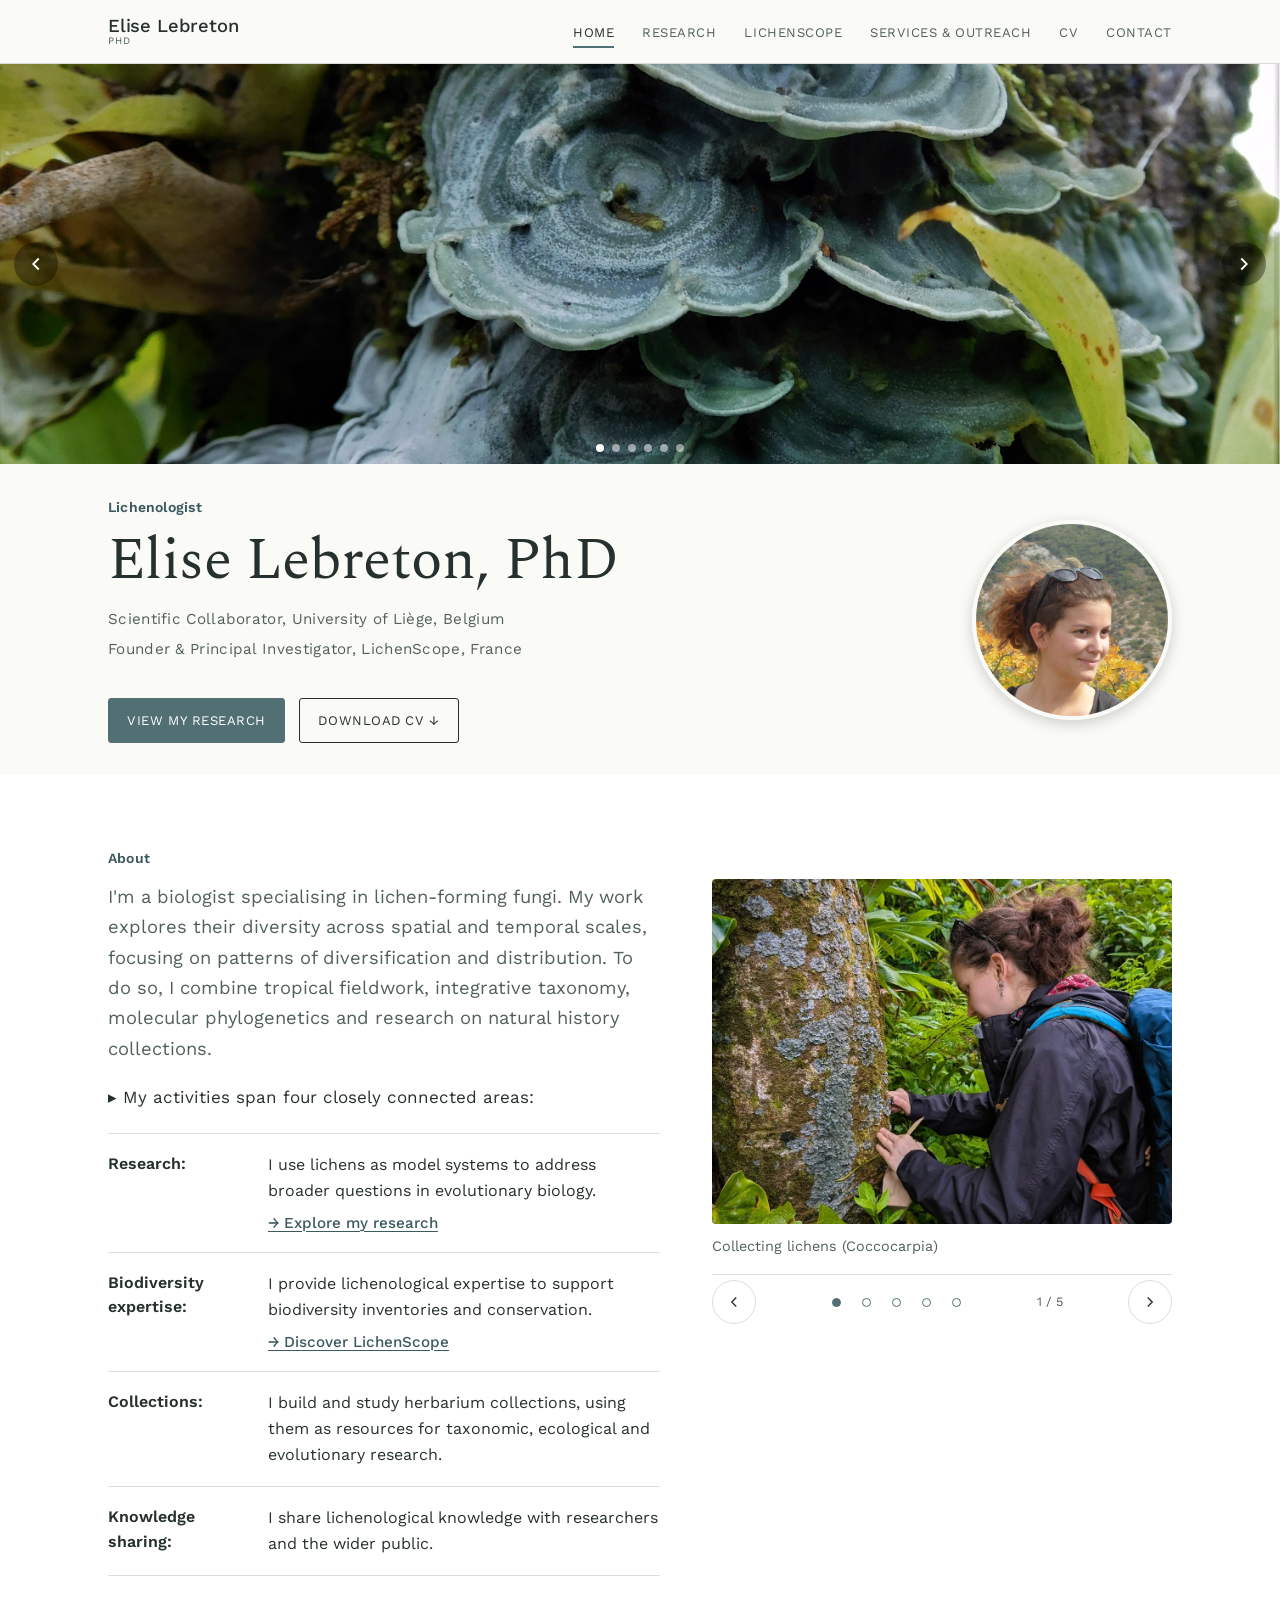
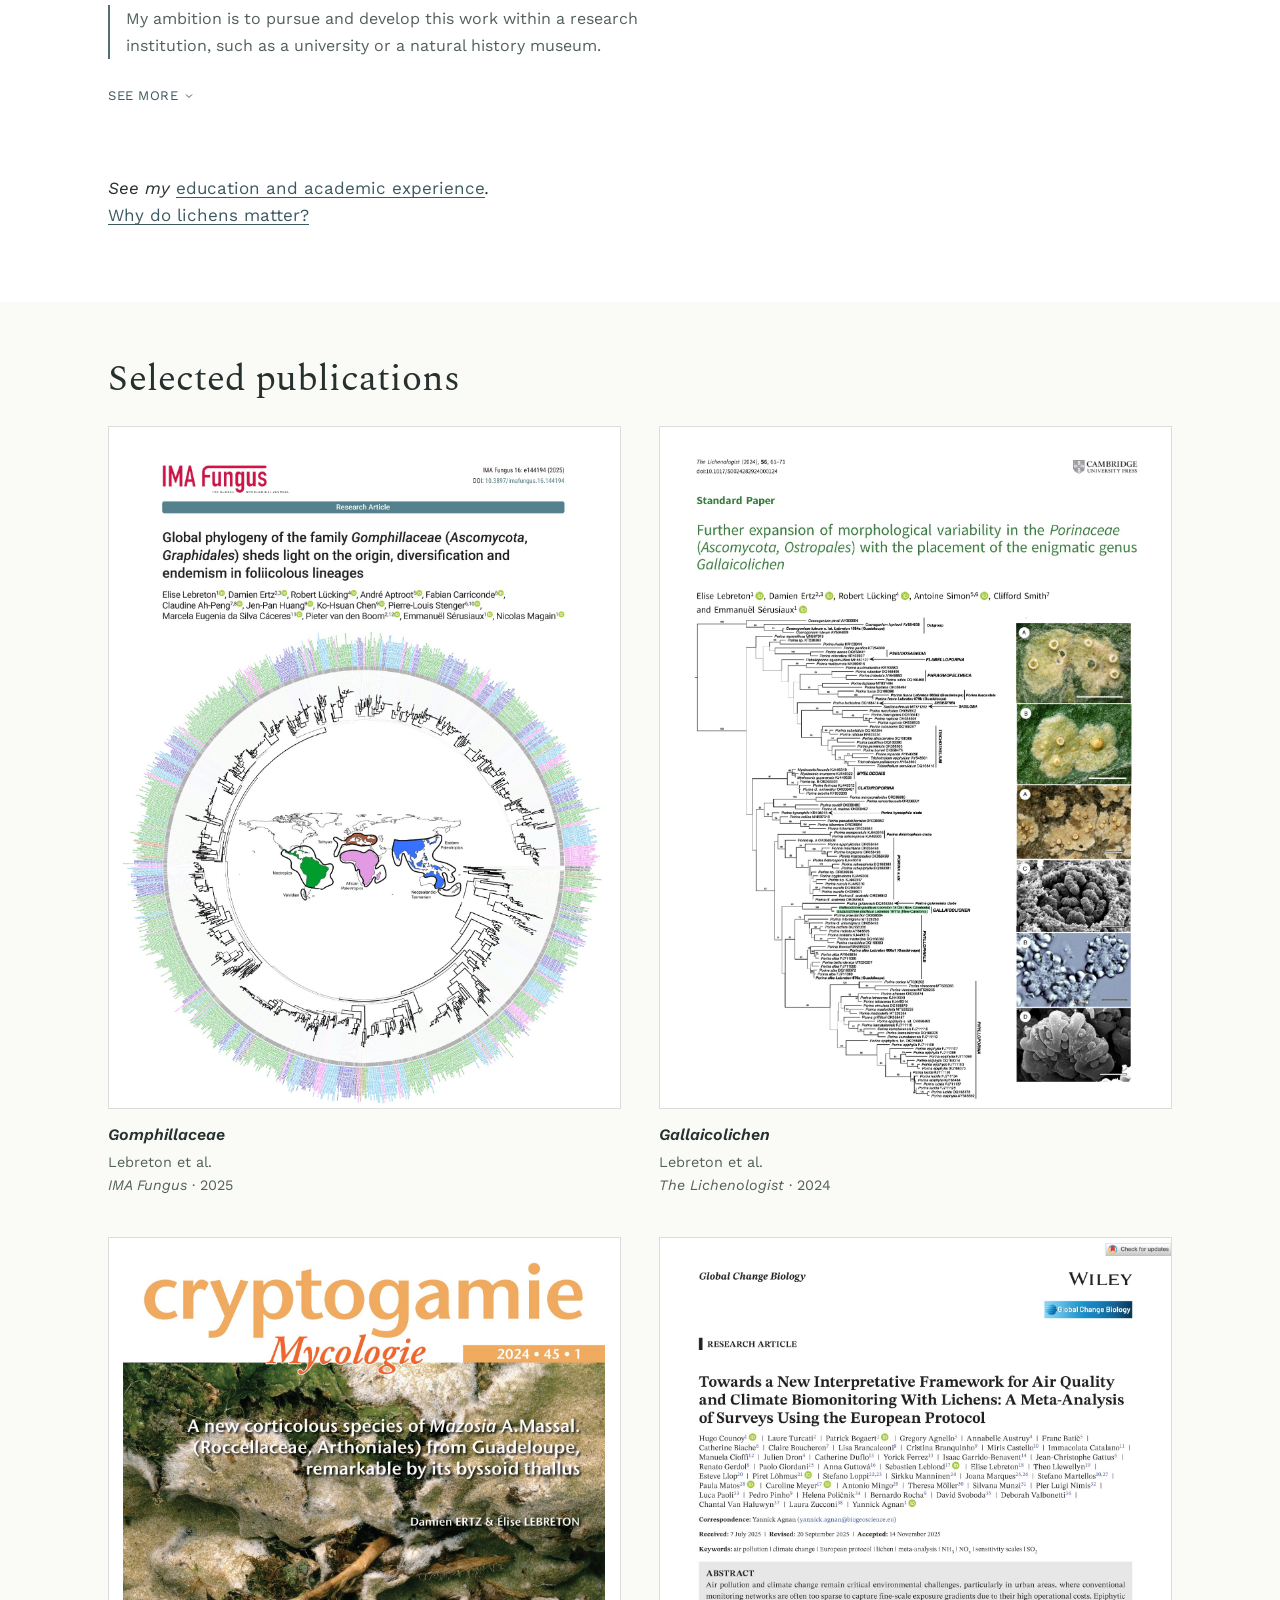
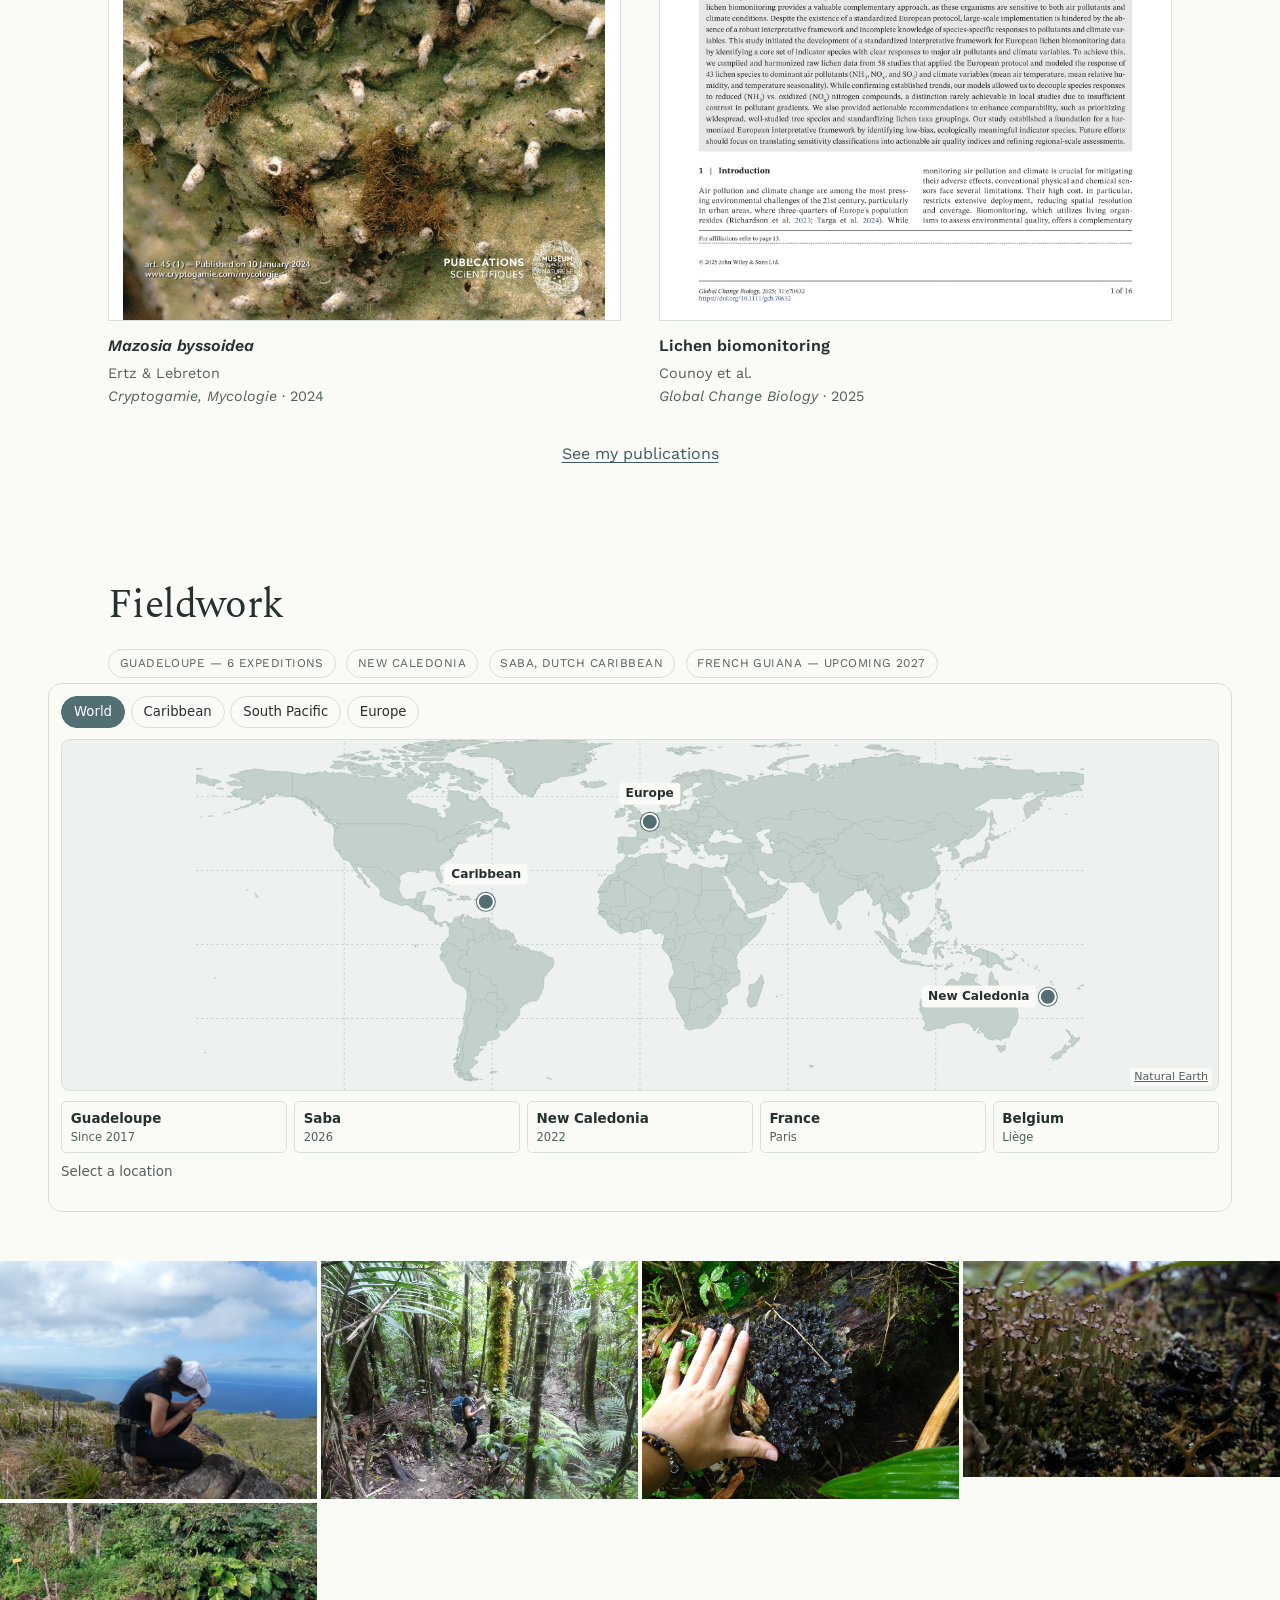
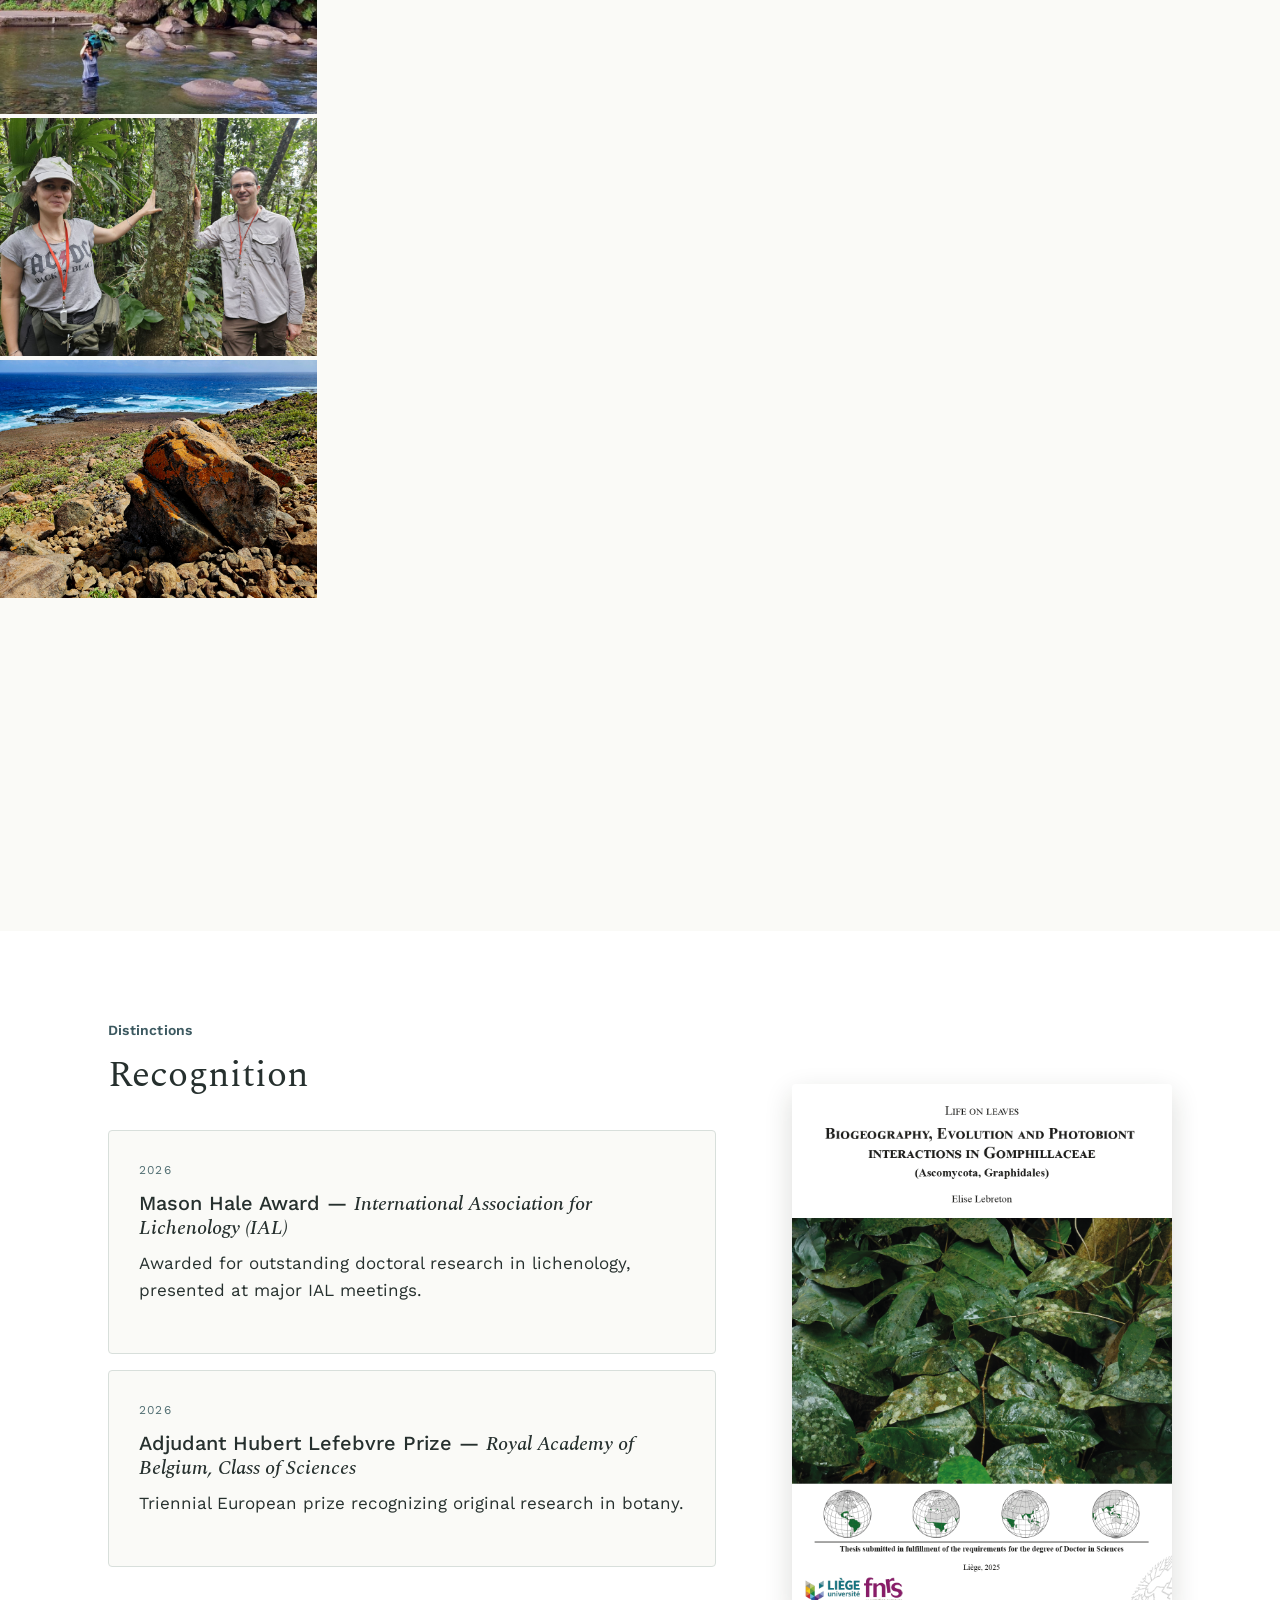
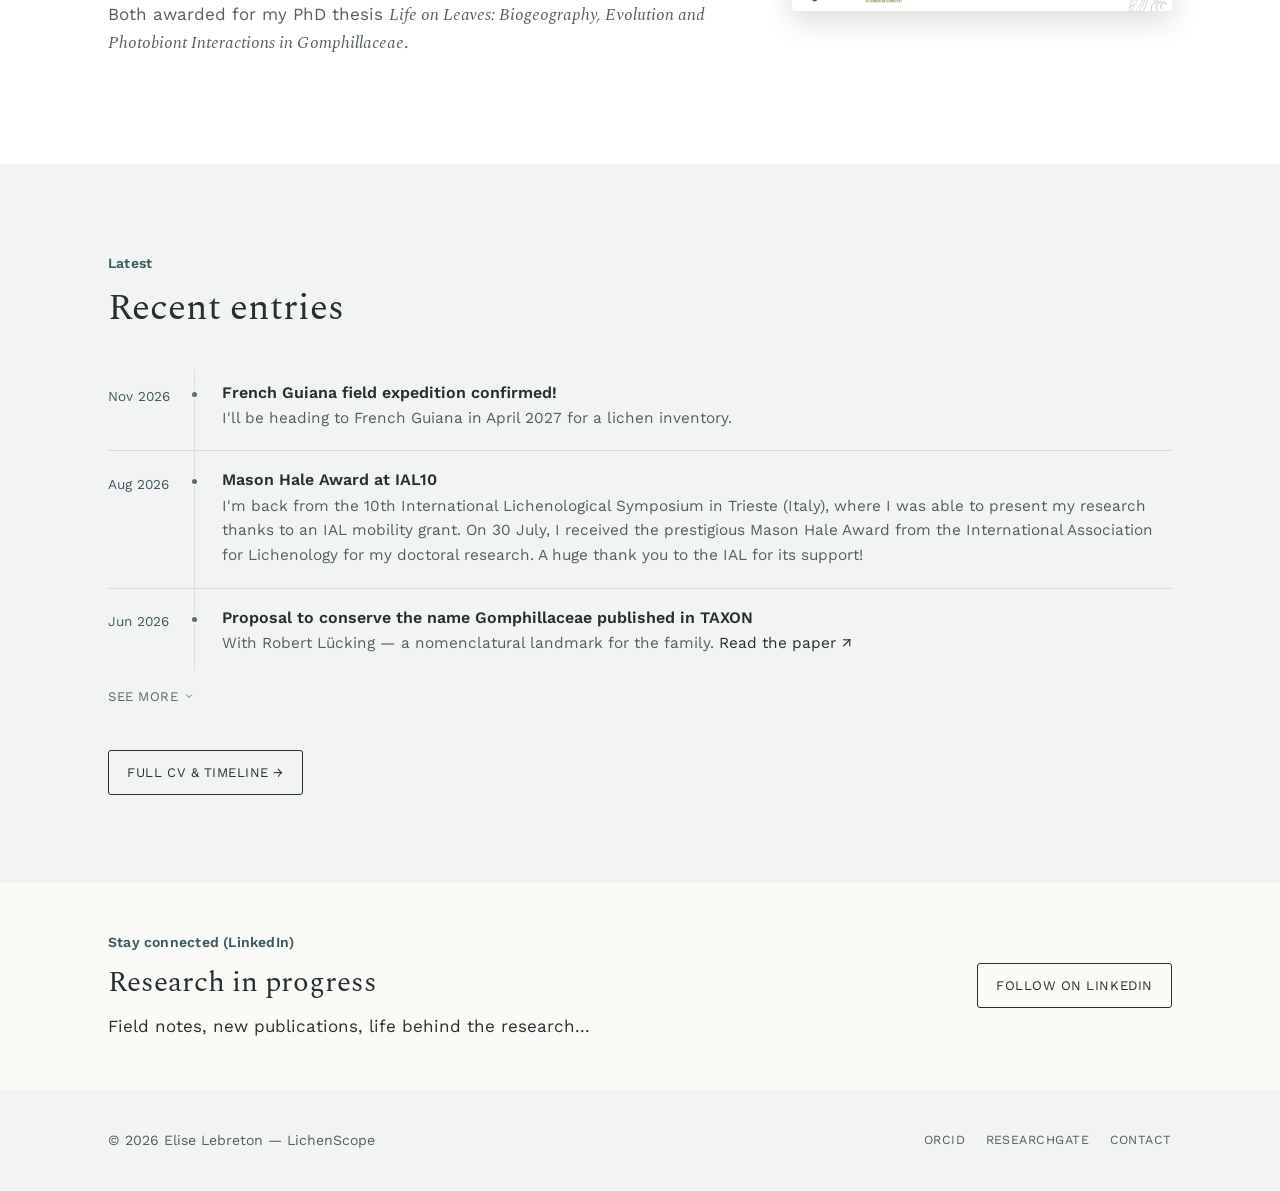
<file: index.html>
<!DOCTYPE html>
<html lang="en">
<head>

<meta charset="UTF-8">
<meta name="viewport" content="width=device-width, initial-scale=1.0">
<title>Elise Lebreton — Lichenologist | LichenScope</title>
<meta name="description" content="Elise Lebreton is a lichenologist studying how the leaf-dwelling lifestyle shapes evolution, diversification and biogeography in foliicolous lichens, with a focus on the family Gomphillaceae.">
<link rel="icon" href="assets/img/favicon-lichenscope.svg" type="image/svg+xml">
<link href="https://fonts.googleapis.com/css2?family=Spectral:ital,wght@0,400;0,500;0,600;0,700;1,400;1,500&family=Work+Sans:wght@400;500;600;700&family=JetBrains+Mono:wght@400;500&display=swap" rel="stylesheet">
<style>/* =========================================================
   LichenScope — Elise Lebreton
   Design tokens: forest greens + warm parchment + lichen-pigment coral
   ========================================================= */

:root{
  /* Color */
  --canopy:        #122B1F;   /* deep mossy green — dark sections */
  --canopy-soft:    #1B3C2A;
  --forest:         #21452F;  /* brand green — nav, headings on light */
  --forest-light:   #3C6B4A;
  --paper:          #F3EFDE;  /* warm specimen-label paper — main bg */
  --paper-warm:     #EAE3CB;
  --paper-on-dark:  #EDE7D2;
  --ink:            #16201A;  /* body text */
  --ink-soft:       #4C5750;
  --accent:         #E0602C;  /* lichen-pigment coral — signature */
  --accent-deep:    #B8481E;
  --accent-soft:    #F2B591;
  --teal:           #4F8C7A;  /* secondary, links on dark */
  --line:           rgba(22,32,26,0.13);
  --line-on-dark:   rgba(243,239,222,0.18);

  /* Type */
  --display: "Spectral", "Iowan Old Style", Georgia, serif;
  --body:    "Work Sans", -apple-system, "Segoe UI", sans-serif;
  --mono:    "JetBrains Mono", "SFMono-Regular", Menlo, monospace;

  --container: 1120px;
}

*{ box-sizing: border-box; }
html{ scroll-behavior: smooth; }
body{
  margin:0;
  background: var(--paper);
  color: var(--ink);
  font-family: var(--body);
  font-size: 17px;
  line-height: 1.6;
  -webkit-font-smoothing: antialiased;
}
img{ max-width:100%; display:block; }
a{ color: var(--forest); text-decoration: none; }
a:hover{ color: var(--accent); }
ul{ margin:0; padding:0; }
li{ list-style:none; }
h1,h2,h3,h4{
  font-family: var(--display);
  color: var(--forest);
  line-height: 1.15;
  margin: 0 0 .5em;
  font-weight: 600;
}
h1{ font-size: clamp(2.4rem, 5vw, 3.6rem); letter-spacing: -0.01em; }
h2{ font-size: clamp(1.7rem, 3vw, 2.3rem); }
h3{ font-size: 1.25rem; }
p{ margin: 0 0 1.1em; }
.lede{ font-size: 1.15rem; color: var(--ink-soft); }

/* taxonomic names: real scientific convention, not decoration */
i, em, .taxon{ font-family: var(--display); font-style: italic; }

.eyebrow{
  font-family: var(--mono);
  font-size: .78rem;
  letter-spacing: .12em;
  text-transform: uppercase;
  color: var(--accent-deep);
  display:flex; align-items:center; gap:.55em;
  margin-bottom: .9em;
}
.eyebrow::before{
  content:"";
  width: 18px; height: 1px;
  background: var(--accent);
  display:inline-block;
}

.container{
  max-width: var(--container);
  margin: 0 auto;
  padding: 0 28px;
}
.section{ padding: 88px 0; }
.section--tight{ padding: 56px 0; }
.section--dark{ background: var(--canopy); color: var(--paper-on-dark); }
.section--dark h1, .section--dark h2, .section--dark h3{ color: var(--paper-on-dark); }
.section--dark .eyebrow{ color: var(--accent-soft); }
.section--dark a{ color: var(--paper-on-dark); }
.section--dark a:hover{ color: var(--accent-soft); }
.section--alt{ background: var(--paper-warm); }

.divider{
  border:0; height:1px;
  background: var(--line);
  margin: 0;
}

/* -------------------- Buttons -------------------- */
.btn{
  display:inline-flex; align-items:center; gap:.5em;
  font-family: var(--mono);
  font-size: .82rem;
  letter-spacing:.04em;
  text-transform: uppercase;
  padding: .85em 1.4em;
  border-radius: 3px;
  border: 1px solid var(--forest);
  color: var(--forest);
  background: transparent;
  transition: background .2s ease, color .2s ease, border-color .2s ease, transform .15s ease;
}
.btn:hover{ background: var(--forest); color: var(--paper); transform: translateY(-1px); }
.btn--solid{ background: var(--accent); border-color: var(--accent); color: var(--paper); }
.btn--solid:hover{ background: var(--accent-deep); border-color: var(--accent-deep); color: var(--paper); }
.section--dark .btn{ border-color: var(--paper-on-dark); color: var(--paper-on-dark); }
.section--dark .btn:hover{ background: var(--paper-on-dark); color: var(--canopy); }

/* -------------------- Header / Nav -------------------- */
.site-header{
  position: sticky; top:0; z-index: 50;
  background: rgba(243,239,222,0.92);
  backdrop-filter: blur(6px);
  border-bottom: 1px solid var(--line);
}
.nav-row{
  display:flex; align-items:center; justify-content:space-between;
  padding: 16px 28px;
  max-width: var(--container);
  margin: 0 auto;
}
.brand{
  display:flex; align-items:center; gap:.6em;
  font-family: var(--display); font-weight:600; font-size:1.15rem;
  color: var(--forest); letter-spacing:-.01em;
}
.brand svg{ width:26px; height:26px; flex-shrink:0; }
.brand .brand-sub{
  font-family: var(--mono); font-size:.62rem; letter-spacing:.1em;
  text-transform:uppercase; color: var(--ink-soft); display:block; font-weight:400;
}
.brand-text{ display:flex; flex-direction:column; line-height:1.1; }

.nav-toggle{
  display:none;
  background:none; border:1px solid var(--line); border-radius:3px;
  width:40px; height:36px; cursor:pointer;
  align-items:center; justify-content:center;
}
.nav-toggle svg{ width:18px; height:18px; }

.main-nav ul{ display:flex; gap: 28px; }
.main-nav a{
  font-family: var(--mono); font-size:.82rem; letter-spacing:.04em;
  text-transform:uppercase; color: var(--ink-soft);
  padding: 6px 0; border-bottom: 2px solid transparent;
}
.main-nav a:hover, .main-nav a.active{ color: var(--forest); border-color: var(--accent); }

@media (max-width: 760px){
  .nav-toggle{ display:flex; }
  .main-nav{
    position:absolute; top:100%; left:0; right:0;
    background: var(--paper); border-bottom:1px solid var(--line);
    max-height:0; overflow:hidden; transition: max-height .3s ease;
  }
  .main-nav.is-open{ max-height: 320px; }
  .main-nav ul{ flex-direction:column; gap:0; padding: 8px 28px 18px; }
  .main-nav a{ display:block; padding: 12px 0; border-bottom:1px solid var(--line); }
}

/* -------------------- Profile banner (LinkedIn-style) -------------------- */
.profile-banner{ background: var(--paper); }
.banner-img{
  width:100%; height: 400px; overflow:hidden;
  background: var(--forest);
}
.banner-img img{ width:100%; height:100%; object-fit:cover; object-position: center 55%; }

.profile-banner-inner{
  padding-top: 32px;
  padding-bottom: 32px;
}
.profile-name-row{
  display:flex; align-items:center; justify-content:space-between; gap:40px; flex-wrap:wrap;
  margin-bottom: .3em;
}
.profile-name-row h1{ margin-bottom:0; }
.profile-avatar-sm{
  width:200px; height:200px; flex-shrink:0;
  border-radius:50%; overflow:hidden;
  border:4px solid var(--paper);
  box-shadow: 0 4px 14px rgba(0,0,0,0.18);
}
.profile-avatar-sm img{ width:100%; height:100%; object-fit:cover; object-position: 50% 30%; }

.profile-info .role{
  font-family: var(--mono); font-size:.95rem; color: var(--accent-deep);
  margin-bottom: 1em; letter-spacing:.02em;
}
.profile-info .role + .role{
  margin-top: -0.7em;
}
.profile-actions{ display:flex; gap:14px; flex-wrap:wrap; }

@media (max-width: 700px){
  .banner-img{ height: 220px; }
  .profile-avatar-sm{ width:160px; height:160px; }
}

/* -------------------- Hero -------------------- */
.hero{
  display:grid; grid-template-columns: 1.1fr .9fr; gap: 56px; align-items:center;
  padding: 76px 0 40px;
}
.hero h1{ margin-bottom:.4em; }
.hero .role{
  font-family: var(--mono); font-size:.95rem; color: var(--accent-deep);
  margin-bottom: 1.1em; letter-spacing:.02em;
}
.hero-actions{ display:flex; gap:14px; margin-top: 1.6em; flex-wrap:wrap; }

.portrait-wrap{ position:relative; padding: 6px; }
.portrait-blob{
  position:relative; width:100%; aspect-ratio: 4/5;
  border-radius: 38% 62% 63% 37% / 47% 60% 40% 53%;
  overflow:hidden; background: var(--forest);
}
.portrait-blob img{ width:100%; height:100%; object-fit:cover; object-position: 58% 28%; }
.portrait-offset{
  position:absolute; inset: 18px -18px -18px 18px;
  border: 1.5px solid var(--accent);
  border-radius: 38% 62% 63% 37% / 47% 60% 40% 53%;
  z-index:-1;
}
.lichen-dot{
  position:absolute; width:10px; height:10px; border-radius:50%;
  background: var(--accent); border: 2px solid var(--paper);
  box-shadow: 0 1px 3px rgba(0,0,0,0.15);
}
.lichen-dot.small{ width:6px; height:6px; }
.lichen-dot.teal{ background: var(--teal); }

@media (max-width: 880px){
  .hero{ grid-template-columns: 1fr; padding-top: 48px; }
  .portrait-wrap{ max-width: 320px; margin: 0 auto; order:-1; }
}

/* -------------------- Cards / grids -------------------- */
.grid{ display:grid; gap: 28px; }
.grid--3{ grid-template-columns: repeat(3, 1fr); }
.grid--2{ grid-template-columns: repeat(2, 1fr); }
@media (max-width: 860px){
  .grid--3{ grid-template-columns: 1fr; }
  .grid--2{ grid-template-columns: 1fr; }
}

.card{
  background: var(--paper);
  border: 1px solid var(--line);
  border-radius: 4px;
  padding: 30px;
  position:relative;
}
.section--dark .card, .section--alt .card{ background: rgba(255,255,255,0.03); }
.section--alt .card{ background: var(--paper); }
.card .num{
  font-family: var(--mono); font-size:.75rem; color: var(--accent);
  letter-spacing:.1em; margin-bottom: 1em; display:block;
}

/* -------------------- Timeline (log of dated entries) -------------------- */
.log{ position:relative; }
.log::before{
  content:""; position:absolute; left: 86px; top:6px; bottom:6px; width:1px;
  background: var(--line);
}
.section--dark .log::before{ background: var(--line-on-dark); }
.log-entry{
  position:relative; display:grid; grid-template-columns: 86px 1fr; gap: 28px;
  padding: 20px 0; border-bottom: 1px solid var(--line);
}
.section--dark .log-entry{ border-color: var(--line-on-dark); }
.log-entry:last-child{ border-bottom:0; }
.log-date{ font-family: var(--mono); font-size:.85rem; color: var(--accent-deep); padding-top:.15em; }
.section--dark .log-date{ color: var(--accent-soft); }
.log-dot{
  position:absolute; left: 82px; top: 26px; width:9px; height:9px; border-radius:50%;
  background: var(--accent); border: 2px solid var(--paper);
}
.section--dark .log-dot{ border-color: var(--canopy); }
.log-entry h4{ font-family: var(--body); font-weight:600; color: var(--ink); font-size: 1rem; margin:0 0 .25em; }
.section--dark .log-entry h4{ color: var(--paper-on-dark); }
.log-entry p{ margin:0; color: var(--ink-soft); font-size:.96rem; }
.section--dark .log-entry p{ color: rgba(243,239,222,0.75); }
@media (max-width: 620px){
  .log::before{ left: 58px; }
  .log-entry{ grid-template-columns: 58px 1fr; gap:16px; }
  .log-dot{ left:54px; }
}

/* -------------------- Tag pills -------------------- */
.tag{
  display:inline-block; font-family: var(--mono); font-size:.74rem;
  letter-spacing:.04em; text-transform:uppercase;
  border: 1px solid var(--line); border-radius: 20px;
  padding: .35em .9em; margin: 0 .4em .4em 0; color: var(--ink-soft);
}

/* -------------------- Publications -------------------- */
.pub-card{
  border: 1px solid var(--line); border-radius:4px; padding: 26px 28px;
  margin-bottom: 18px; background: var(--paper);
  border-left: 3px solid var(--accent);
}
.pub-card h4{ font-family: var(--display); font-size:1.08rem; color: var(--forest); margin:0 0 .4em; font-weight:600; }
.pub-meta{ font-family: var(--mono); font-size:.8rem; color: var(--ink-soft); margin-bottom:.6em; }
.pub-link{ font-family: var(--mono); font-size:.8rem; }

details.pub-group{ border-bottom: 1px solid var(--line); padding: 10px 0; }
details.pub-group summary{
  cursor:pointer; font-family: var(--mono); font-size:.85rem; letter-spacing:.05em;
  text-transform:uppercase; color: var(--forest); padding: 14px 0; outline:none;
  display:flex; justify-content:space-between; align-items:center;
}
details.pub-group summary::after{ content:"+"; font-size:1.2rem; color: var(--accent); }
details.pub-group[open] summary::after{ content:"–"; }
.pub-list-item{
  padding: 14px 0 14px 18px; border-top: 1px solid var(--line); font-size: .96rem;
  position:relative;
}
.pub-list-item::before{
  content:""; position:absolute; left:0; top:22px; width:6px; height:6px;
  background: var(--accent-soft); border-radius:50%;
}
.pub-list-item .yr{ font-family: var(--mono); color: var(--accent-deep); margin-right:.4em; }

/* -------------------- CV blocks -------------------- */
.cv-block{ margin-bottom: 52px; }
.cv-block h3{ margin-bottom: 1.2em; }
.skill-grid{ display:grid; grid-template-columns: repeat(2,1fr); gap: 22px; }
@media (max-width: 760px){ .skill-grid{ grid-template-columns:1fr; } }
.skill-item h4{ font-size:1rem; color: var(--forest); margin-bottom:.3em; font-family: var(--body); font-weight:700; }
.skill-item p{ font-size:.94rem; color: var(--ink-soft); margin-bottom:0; }

table.fund-table{ width:100%; border-collapse: collapse; font-size:.95rem; }
table.fund-table th{
  text-align:left; font-family: var(--mono); font-size:.74rem; text-transform:uppercase;
  letter-spacing:.05em; color: var(--ink-soft); padding: 8px 10px; border-bottom: 1px solid var(--forest);
}
table.fund-table td{ padding: 12px 10px; border-bottom: 1px solid var(--line); vertical-align:top; }
table.fund-table .amt{ font-family: var(--mono); color: var(--accent-deep); white-space:nowrap; }

/* -------------------- Contact -------------------- */
.contact-grid{ display:grid; grid-template-columns: 1fr 1fr; gap: 18px; margin-top: 2em; }
@media (max-width:700px){ .contact-grid{ grid-template-columns:1fr; } }
.contact-card{
  border:1px solid var(--line-on-dark); border-radius:4px; padding: 22px 24px;
  display:flex; align-items:center; gap:16px;
}
.contact-card svg{ width:26px; height:26px; flex-shrink:0; color: var(--accent-soft); }
.contact-card .label{ font-family: var(--mono); font-size:.72rem; text-transform:uppercase; letter-spacing:.08em; color: var(--accent-soft); display:block; margin-bottom:.2em; }
.contact-card a, .contact-card span{ color: var(--paper-on-dark); font-size:1rem; word-break:break-word; }

/* -------------------- Footer -------------------- */
.site-footer{
  background: var(--canopy); color: rgba(243,239,222,0.7);
  padding: 40px 0; font-size:.88rem;
}
.footer-row{
  display:flex; justify-content:space-between; align-items:center; flex-wrap:wrap; gap:14px;
}
.footer-row a{ color: rgba(243,239,222,0.85); }
.footer-row a:hover{ color: var(--accent-soft); }
.footer-links{ display:flex; gap:20px; }
.footer-links a{ font-family: var(--mono); font-size:.78rem; text-transform:uppercase; letter-spacing:.04em; }

/* -------------------- Page header (non-home pages) -------------------- */
.page-head{ padding: 64px 0 24px; }
.page-head h1{ margin-bottom: .5em; }

/* -------------------- Reveal-on-scroll -------------------- */
.reveal{ opacity:0; transform: translateY(18px); transition: opacity .6s ease, transform .6s ease; }
.reveal.is-visible{ opacity:1; transform:none; }
@media (prefers-reduced-motion: reduce){
  .reveal{ opacity:1 !important; transform:none !important; transition:none !important; }
  html{ scroll-behavior:auto; }
}

/* -------------------- Read more / truncated text -------------------- */
.truncate-text{
  position:relative;
  max-height: 8.8em;
  overflow:hidden;
  transition: max-height .5s ease;
}
.truncate-text::after{
  content:"";
  position:absolute; left:0; right:0; bottom:0; height:3.2em;
  background: linear-gradient(to bottom, rgba(243,239,222,0), var(--paper));
  pointer-events:none;
  transition: opacity .3s ease;
}
.section--alt .truncate-text::after{ background: linear-gradient(to bottom, rgba(234,227,203,0), var(--paper-warm)); }
.section--dark .truncate-text::after{ background: linear-gradient(to bottom, rgba(18,43,31,0), var(--canopy)); }
.truncate-text.is-expanded{ max-height: 2000px; }
.truncate-text.is-expanded::after{ opacity:0; }

.text-toggle{
  display:inline-flex; align-items:center; gap:.4em;
  font-family: var(--mono); font-size:.82rem; letter-spacing:.04em;
  text-transform:uppercase; color: var(--accent-deep);
  background:none; border:0; padding: 1em 0 0; cursor:pointer;
}
.text-toggle:hover{ color: var(--accent); }
.text-toggle svg{ width:12px; height:12px; transition: transform .3s ease; }
.text-toggle.is-expanded svg{ transform: rotate(180deg); }

/* -------------------- Pull-quote question -------------------- */
.question-block{ text-align:center; }
.question-block .eyebrow{ justify-content:center; }
.question-mark{
  display:block;
  font-family: var(--display);
  font-size: 4.5rem;
  line-height: 1;
  color: var(--accent-soft);
  margin-bottom: -0.15em;
  user-select:none;
}
.question-statement{
  font-family: var(--display);
  font-weight: 500;
  font-size: clamp(1.6rem, 3.4vw, 2.6rem);
  line-height: 1.4;
  color: var(--forest);
  max-width: 840px;
  margin: 0 auto;
}
.question-statement .accent{
  color: var(--accent-deep);
  font-style: italic;
}
.question-rule{
  width: 48px; height: 2px;
  background: var(--accent);
  margin: 1.6em auto 0;
}

/* -------------------- Photo placeholders -------------------- */
.photo-placeholder{
  aspect-ratio: 4/3;
  border: 1.5px dashed var(--line);
  border-radius: 4px;
  display:flex; align-items:center; justify-content:center;
  text-align:center;
  padding: 20px;
  background: rgba(0,0,0,0.015);
  overflow:hidden;
}
.photo-placeholder img{
  width:100%; height:100%; object-fit:cover; display:block;
}
.photo-placeholder:has(img){
  border-style: solid; padding:0; background:none;
}
.section--dark .photo-placeholder{ border-color: var(--line-on-dark); background: rgba(255,255,255,0.03); }
.photo-placeholder span{
  font-family: var(--mono); font-size:.76rem; letter-spacing:.03em;
  color: var(--ink-soft); line-height:1.5;
}
.section--dark .photo-placeholder span{ color: rgba(243,239,222,0.6); }
.photo-grid{ display:grid; grid-template-columns: repeat(3, 1fr); gap: 16px; margin-top: 1.4em; }
@media (max-width: 700px){ .photo-grid{ grid-template-columns: 1fr 1fr; } }

/* -------------------- Focus visibility -------------------- */
a:focus-visible, button:focus-visible, summary:focus-visible{
  outline: 2px solid var(--accent);
  outline-offset: 2px;
}
</style>
<style>
  /* ===== CARROUSEL DE LA BANNIÈRE ===== */
  #banner-current {
    transition: opacity 0.25s ease;   /* petit fondu entre les images */
  }
  .banner-arrow {
    position: absolute;
    top: 50%;
    transform: translateY(-50%);
    z-index: 2;
    display: flex;
    align-items: center;
    justify-content: center;
    width: 44px;
    height: 44px;
    padding: 0;
    border: none;
    border-radius: 50%;
    background: rgba(0, 0, 0, 0.35);
    color: #fff;
    cursor: pointer;
    transition: background 0.2s ease;
  }
  .banner-arrow:hover,
  .banner-arrow:focus-visible {
    background: rgba(0, 0, 0, 0.65);
  }
  .banner-arrow svg {
    width: 22px;
    height: 22px;
  }
  .banner-arrow--prev { left: 14px; }
  .banner-arrow--next { right: 14px; }

  .banner-dots {
    position: absolute;
    bottom: 12px;
    left: 0;
    right: 0;
    z-index: 2;
    display: flex;
    justify-content: center;
    gap: 8px;
    pointer-events: none;
  }
  .banner-dots span {
    width: 8px;
    height: 8px;
    border-radius: 50%;
    background: rgba(255, 255, 255, 0.5);
    box-shadow: 0 0 2px rgba(0, 0, 0, 0.4);
    transition: background 0.2s ease;
  }
  .banner-dots span.is-active {
    background: #fff;
  }

  .recognition-layout {
    display: grid;
    grid-template-columns: minmax(0, 1.6fr) minmax(0, 1fr);
    align-items: center;
    gap: clamp(2rem, 6vw, 5rem);
  }
  .recognition-awards {
    display: grid;
    gap: 1rem;
    margin-top: 2em;
  }
  .recognition-award {
    display: block;
    color: var(--ink);
    text-decoration: none;
  }
  .recognition-award:hover {
    color: var(--ink);
    border-color: var(--accent);
    box-shadow: 0 4px 14px rgba(30, 40, 20, 0.08);
  }
  .recognition-award:focus-visible {
    outline: 2px solid var(--accent);
    outline-offset: 4px;
  }
  .recognition-thesis-cover {
    display: block;
    width: 100%;
    max-width: 420px;
    justify-self: center;
    border-radius: 4px;
    box-shadow: 0 10px 28px rgba(30, 40, 20, 0.16);
  }
  .recognition-thesis-cover:focus-visible {
    outline: 2px solid currentColor;
    outline-offset: 5px;
  }
  .recognition-thesis-cover img {
    display: block;
    width: 100%;
    height: auto;
    border-radius: inherit;
  }
  @media (max-width: 760px) {
    .recognition-layout {
      grid-template-columns: 1fr;
    }
  }

  /* Keep the portrait beside the full introduction without stretching the name row. */
  .profile-info {
    display: grid;
    grid-template-columns: minmax(0, 1fr) auto;
    column-gap: clamp(1.5rem, 4vw, 3.5rem);
    align-items: start;
  }
  .profile-info > .eyebrow { grid-column: 1; margin-bottom: 0.6rem; }
  .profile-name-row { display: contents; }
  .profile-name-row h1 { grid-column: 1; margin: 0 0 0.8rem; }
  .profile-name-row .profile-avatar-sm {
    grid-column: 2;
    grid-row: 1 / span 5;
    align-self: center;
  }
  .profile-info .role { grid-column: 1; margin: 0 0 0.35rem; }
  .profile-info .role + .role { margin-top: 0; margin-bottom: 1.1rem; }
  .profile-actions { grid-column: 1; }
  @media (max-width: 700px) {
    .profile-info { grid-template-columns: minmax(0, 1fr); }
    .profile-name-row .profile-avatar-sm {
      grid-column: 1;
      grid-row: auto;
      margin: 0.2rem 0 1rem;
    }
  }

  /* ===== ILLUSTRATED AREAS OF EXPERTISE ===== */
  .expertise-overview, .fieldwork-section { padding-bottom: 0; }
  .expertise-overview .expertise-title,
  .fieldwork-section .expertise-title {
    font-size: clamp(1.8rem, 3.1vw, 2.55rem);
    letter-spacing: -0.015em;
  }
  .expertise-intro { margin-bottom: 0; }
  .expertise-grid {
    position: relative;
    display: grid;
    grid-template-columns: repeat(4, minmax(0, 1fr));
    margin-top: clamp(1.25rem, 2.5vw, 1.75rem);
  }
  /* Decorative line, painted before the illustrations. */
  .expertise-wave {
    position: absolute;
    top: 0;
    left: 0;
    display: block;
    width: 100%;
    height: 270px;
    overflow: hidden;
    color: #a18a4c;
    opacity: 0.78;
    pointer-events: none;
  }
  .expertise-wave path {
    fill: none;
    stroke: currentColor;
    stroke-width: 1.15;
    stroke-linecap: round;
    vector-effect: non-scaling-stroke;
  }
  .expertise-panel {
    position: relative;
    display: grid;
    grid-template-rows: 270px 1fr;
    align-content: start;
    min-width: 0;
    padding: 0 1.1rem;
  }
  .expertise-panel + .expertise-panel {
    border-left: 1px solid transparent;
  }
  .expertise-copy { position: relative; margin-top: 1.4rem; }
  .expertise-panel + .expertise-panel .expertise-copy::before {
    content: '';
    position: absolute;
    top: 0;
    bottom: 0;
    left: calc(-1.1rem - 1px);
    border-left: 1px solid var(--line, rgba(22, 32, 26, 0.13));
    pointer-events: none;
  }
  .expertise-visual {
    display: flex;
    align-items: center;
    justify-content: center;
    min-width: 0;
    height: 270px;
    margin: 0 0 1.4rem;
  }
  .expertise-visual img {
    display: block;
    width: 100%;
    height: 100%;
    object-fit: contain;
    mix-blend-mode: multiply;
  }
  .expertise-panel h3 {
    min-height: 2.4em;
    margin: 0 0 0.65rem;
    font-size: clamp(1.2rem, 1.65vw, 1.4rem);
    line-height: 1.2;
  }
  .expertise-panel p {
    margin: 0;
    font-size: 1rem;
    line-height: 1.65;
  }
  .expertise-transversal {
    display: flex;
    align-items: center;
    justify-content: center;
    gap: 1.25rem;
    margin: 2.5rem 0 0;
    color: var(--ink-soft, #4c5750);
    font-size: 1rem;
    font-style: italic;
    line-height: 1.6;
    text-align: center;
  }
  .expertise-transversal::before,
  .expertise-transversal::after {
    content: '';
    flex: 1;
    height: 1px;
    background: var(--line, rgba(22, 32, 26, 0.13));
  }
  @media (min-width: 1200px) {
    .expertise-wave { height: 300px; }
    .expertise-panel { grid-template-rows: 300px 1fr; }
    .expertise-visual { height: 300px; }
  }
  @media (max-width: 1000px) {
    .expertise-wave { display: none; }
    .expertise-grid {
      grid-template-columns: repeat(2, minmax(0, 1fr));
      row-gap: 2.25rem;
    }
    .expertise-panel:nth-of-type(3) { border-left: 0; }
    .expertise-panel:nth-of-type(3) .expertise-copy::before { display: none; }
    .expertise-panel:nth-of-type(n + 3) {
      padding-top: 2rem;
      border-top: 1px solid var(--line, rgba(22, 32, 26, 0.13));
    }
  }
  @media (max-width: 580px) {
    .expertise-grid { grid-template-columns: minmax(0, 1fr); row-gap: 0; }
    .expertise-panel {
      grid-template-rows: 250px auto;
      padding: 0 0 2rem;
    }
    .expertise-panel + .expertise-panel {
      padding: 2rem 0;
      border-left: 0;
      border-top: 1px solid var(--line, rgba(22, 32, 26, 0.13));
    }
    .expertise-panel + .expertise-panel .expertise-copy::before { display: none; }
    .expertise-visual { height: 250px; }
    .expertise-visual img { max-width: 340px; }
    .expertise-panel h3 { min-height: 0; font-size: 1.45rem; }
    .expertise-transversal { margin-top: 0.5rem; gap: 0.65rem; }
    .expertise-transversal span { max-width: 28ch; }
  }

  /* ===== RECENT ENTRIES: READ MORE, AS IN ABOUT ===== */
  .recent-entries-extra {
    display: grid;
    grid-template-rows: 0fr;
    transition: grid-template-rows 0.5s ease;
  }
  .recent-entries-extra.is-expanded { grid-template-rows: 1fr; }
  .recent-entries-inner { min-height: 0; overflow: hidden; }
  .recent-entries-more { margin-top: 1.5rem; }
  .recent-entries-toggle {
    display: inline-flex;
    align-items: center;
    gap: 0.4em;
    font-family: var(--mono);
    font-size: 0.82rem;
    letter-spacing: 0.04em;
    text-transform: uppercase;
    color: var(--accent);
    background: none;
    border: 0;
    padding: 1em 0 0;
    cursor: pointer;
  }
  .recent-entries-toggle:hover { color: var(--accent-soft); }
  .recent-entries-toggle:focus-visible { outline: 2px solid currentColor; outline-offset: 4px; }
  .recent-entries-toggle svg { width: 12px; height: 12px; transition: transform 0.3s ease; }
  .recent-entries-toggle.is-expanded svg { transform: rotate(180deg); }
  @media (prefers-reduced-motion: reduce) {
    .recent-entries-extra, .recent-entries-toggle svg { transition: none; }
  }

  /* ===== HOME: A RESEARCH OVERVIEW WITH PHOTOGRAPHS ===== */
  .profile-summary {
    grid-column: 1;
    max-width: 58ch;
    margin: 0 0 1.1rem;
    color: var(--ink-soft);
    font-size: 1.08rem;
    line-height: 1.6;
  }
  .profile-name-row .profile-avatar-sm { grid-row: 1 / span 6; }
  .about-section { padding: 72px 0; }
  .about-layout {
    display: grid;
    grid-template-columns: minmax(0, 1.2fr) minmax(0, 1fr);
    gap: clamp(2rem, 4vw, 3.5rem);
    align-items: start;
  }
  .about-copy h2 { margin-bottom: 1rem; }
  .about-copy .lede { line-height: 1.65; }
  .about-copy .about-areas { margin-bottom: 1.5rem; }
  .about-copy .about-areas a {
    text-decoration: underline;
    text-underline-offset: .2em;
  }
  .about-details {
    display: grid;
    grid-template-rows: 0fr;
    transition: grid-template-rows .5s ease;
  }
  .about-details.is-expanded { grid-template-rows: 1fr; }
  .about-details-inner { min-height: 0; overflow: hidden; }
  .about-details-inner p:first-child { margin-top: .3rem; }
  .about-readmore {
    display: inline-flex;
    align-items: center;
    gap: .4em;
    font-family: var(--mono);
    font-size: .82rem;
    letter-spacing: .04em;
    text-transform: uppercase;
    color: var(--accent-deep);
    background: none;
    border: 0;
    padding: .5rem 0;
    cursor: pointer;
  }
  .about-readmore:hover { color: var(--accent); }
  .about-readmore svg { width: 12px; height: 12px; transition: transform .3s ease; }
  .about-readmore.is-expanded svg { transform: rotate(180deg); }
  .about-gallery { min-width: 0; padding-top: 2rem; }
  .about-gallery-stage { position: relative; }
  .about-slide { margin: 0; }
  .about-slide[hidden] { display: none; }
  .about-photo-frame {
    aspect-ratio: 4 / 3;
    overflow: hidden;
    border-radius: 4px;
    background: var(--paper);
  }
  .about-photo-frame img {
    width: 100%;
    height: 100%;
    object-fit: cover;
    object-position: var(--photo-position, 50% 50%);
  }
  .about-slide figcaption {
    min-height: 3.1rem;
    padding: .75rem 0 .35rem;
    color: var(--ink-soft);
    font-size: .9rem;
    line-height: 1.45;
  }
  .about-gallery-controls {
    display: flex;
    align-items: center;
    justify-content: space-between;
    gap: .5rem;
    border-top: 1px solid var(--line);
    padding-top: .35rem;
  }
  .about-gallery-arrow {
    display: inline-flex;
    align-items: center;
    justify-content: center;
    width: 44px;
    height: 44px;
    flex: 0 0 44px;
    border: 1px solid var(--line);
    border-radius: 50%;
    background: transparent;
    color: var(--forest);
    cursor: pointer;
  }
  .about-gallery-arrow:hover { border-color: var(--accent); color: var(--accent-deep); }
  .about-gallery-arrow svg { width: 18px; height: 18px; }
  .about-gallery-dots { display: flex; align-items: center; justify-content: center; }
  .about-gallery-dot {
    display: inline-flex;
    align-items: center;
    justify-content: center;
    width: 30px;
    height: 44px;
    padding: 0;
    border: 0;
    background: none;
    cursor: pointer;
  }
  .about-gallery-dot::before {
    content: '';
    width: 7px;
    height: 7px;
    border: 1px solid var(--forest-light);
    border-radius: 50%;
  }
  .about-gallery-dot[aria-current="true"]::before { background: var(--accent); border-color: var(--accent); }
  .about-gallery-dot:hover::before { border-color: var(--accent); }
  .about-gallery-count { color: var(--ink-soft); font-family: var(--mono); font-size: .8rem; white-space: nowrap; }
  .expertise-panel { color: var(--ink); }
  .social-update { padding: 48px 0; }
  .social-update-inner { display: flex; align-items: center; justify-content: space-between; gap: 2rem; }
  .social-update h2 { font-size: clamp(1.5rem, 2.5vw, 1.8rem); }
  .social-update p:last-child { margin-bottom: 0; }
  .social-update .btn { flex-shrink: 0; }
  @media (max-width: 760px) {
    .about-layout { grid-template-columns: minmax(0, 1fr); gap: 1.5rem; }
    .about-gallery { padding-top: 0; max-width: 580px; width: 100%; }
    .about-section { padding: 56px 0; }
    .social-update-inner { align-items: flex-start; flex-direction: column; gap: 1.25rem; }
  }
  @media (max-width: 700px) {
    .profile-name-row .profile-avatar-sm { grid-row: auto; }
  }
  @media (prefers-reduced-motion: reduce) {
    .about-details, .about-readmore svg { transition: none; }
  }
  /* ===== ABOUT: VISIBLE LINKS BELOW THE DISCLOSURE ===== */
  .about-copy .about-explore {
    margin: 4rem 0 0;
    font-style: italic;
    text-transform: none;
    letter-spacing: normal;
  }
  .about-copy .about-explore a {
    font-style: normal;
    color: var(--accent-deep, #c34c22);
    text-transform: none;
    letter-spacing: normal;
    text-decoration: underline;
    text-underline-offset: .2em;
  }
  .about-copy .about-explore a:hover { color: var(--accent, #e65c25); }
  .about-copy .about-explore a:focus-visible {
    outline: 2px solid var(--accent, #e65c25);
    outline-offset: 4px;
  }
  @media (max-width: 760px) {
    .about-copy .about-explore { margin-top: 2rem; }
  }
  /* ===== DIRECT LINK TO PUBLICATIONS ===== */
  .expertise-publications {
    margin: 1.2rem 0 0;
    text-align: center;
  }
  .expertise-publications a {
    display: inline-block;
    padding: .25rem 0;
    color: var(--accent-deep, #c34c22);
    font-size: 1rem;
    font-style: normal;
    text-transform: none;
    text-decoration: underline;
    text-underline-offset: .2em;
  }
  .expertise-publications a:hover { color: var(--accent, #e65c25); }
  .expertise-publications a:focus-visible {
    outline: 2px solid var(--accent, #e65c25);
    outline-offset: 4px;
  }
</style>
<style id="lichenscope-colours-and-fonts">
/* Only colours and font properties: keep the original page and layout. */
:root {
  --canopy: #f1f4f3;
  --canopy-soft: #e7ecea;
  --forest: #26302e;
  --forest-light: #526f73;
  --paper: #fafaf7;
  --paper-warm: #ffffff;
  --paper-on-dark: #26302e;
  --ink: #26302e;
  --ink-soft: #52605b;
  --accent: #526f73;
  --accent-deep: #3c5960;
  --accent-soft: #3c5960;
  --teal: #526f73;
  --line: #d8dfdb;
  --line-on-dark: #d8dfdb;
  --mono: 'Work Sans', -apple-system, 'Segoe UI', sans-serif;
}
h1, h2 { font-weight: 400; }
h3 { font-family: var(--body); font-weight: 500; }
.brand { font-family: var(--body); font-weight: 500; }
.site-header { background: rgba(250,250,247,.92); }
.profile-info .role { color: var(--ink-soft); }
.btn--solid, .btn--solid:hover { color: #ffffff; }
.expertise-wave { color: #af7b28; }
.section--dark .log-entry p { color: var(--ink-soft); }
.site-footer { color: var(--ink-soft); }
.footer-row a { color: var(--ink-soft); }
.footer-row a:hover { color: var(--accent-deep); }
.eyebrow {
  font-family: var(--body);
  font-size: .875rem;
  font-weight: 600;
  letter-spacing: .015em;
  text-transform: none;
  color: var(--accent-deep);
}
.eyebrow::before { display: none; }

</style>
<style id="field-photo-gallery-styles">
.field-photo-section { padding: 48px 0 72px; }
.field-photo-wall { columns: 4; column-gap: 4px; }
.field-photo-tile {
  display: block;
  width: 100%;
  margin: 0 0 4px;
  padding: 0;
  border: 0;
  border-radius: 0;
  break-inside: avoid;
  background: transparent;
  line-height: 0;
}
.field-photo-tile img { display: block; width: 100%; height: auto; }
@media (max-width: 1100px) { .field-photo-wall { columns: 3; } }
@media (max-width: 760px) {
  .field-photo-section { padding: 32px 0 48px; }
  .field-photo-wall { columns: 2; }
}
</style>
<style>

/* About: aligned headings, quiet rules, and readable text. */
.about-section .about-copy .about-areas {
  margin: 1.35rem 0 0;
  padding: 0;
}
.about-section .about-areas > li {
  display: grid;
  grid-template-columns: 8.8rem minmax(0, 1fr);
  column-gap: 1.2rem;
  align-items: start;
  padding: 1.1rem 0;
  border-bottom: 1px solid var(--line);
}
.about-section .about-areas > li:first-child {
  border-top: 1px solid var(--line);
}
.about-section .about-area-heading {
  font-family: var(--body);
  font-size: 1rem;
  font-weight: 600;
  line-height: 1.55;
  color: var(--forest);
}
.about-section .about-area-text {
  min-width: 0;
  font-size: 1rem;
  line-height: 1.65;
  color: var(--ink);
}
.about-section .about-areas .about-area-text a {
  display: block;
  width: fit-content;
  max-width: 100%;
  margin-top: .45rem;
  font-size: .95rem;
  font-weight: 500;
  line-height: 1.5;
  color: var(--accent-deep);
  text-decoration: underline;
  text-decoration-thickness: 1px;
  text-underline-offset: .2em;
}
.about-section .about-areas .about-area-text a:hover {
  color: var(--ink);
}
.about-section .about-areas .about-area-text a:focus-visible {
  outline: 2px solid var(--accent);
  outline-offset: 4px;
}
.about-section .about-copy .about-ambition {
  margin: 1.8rem 0 1.3rem;
  padding-left: 1rem;
  border-left: 2px solid var(--accent);
  color: var(--ink-soft);
  font-size: 1rem;
  line-height: 1.7;
}
@media (max-width: 620px) {
  .about-section .about-areas > li {
    grid-template-columns: minmax(0, 1fr);
    row-gap: .4rem;
    padding: 1rem 0;
  }
}
</style>
<style id="publication-preview-styles">

/* Publication images remain complete, with their original titles and authors. */
.publication-selection h2 { margin-bottom: 1.6rem; }
.publication-preview-grid {
  display: grid;
  grid-template-columns: repeat(2, minmax(0, 1fr));
  column-gap: clamp(1.25rem, 3vw, 2.5rem);
  row-gap: 2.5rem;
}
.publication-preview { min-width: 0; margin: 0; }
.publication-cover {
  display: flex;
  width: 100%;
  aspect-ratio: 3 / 4;
  align-items: center;
  justify-content: center;
  background: #ffffff;
  border: 1px solid var(--line);
}
.publication-cover img {
  display: block;
  width: 100%;
  height: 100%;
  object-fit: contain;
}
.publication-cover:hover { border-color: var(--accent); }
.publication-cover:focus-visible {
  outline: 2px solid var(--accent);
  outline-offset: 5px;
}
.publication-preview figcaption { margin-top: .9rem; }
.publication-preview h3 {
  margin: 0 0 .3rem;
  font-family: var(--body);
  font-size: 1rem;
  font-weight: 600;
  line-height: 1.4;
}
.publication-preview h3 i { font-family: inherit; font-weight: inherit; }
.publication-preview figcaption p {
  margin: 0;
  color: var(--ink-soft);
  font-size: .9rem;
  line-height: 1.6;
}
.publication-preview figcaption em { font-family: inherit; }
.publication-selection .expertise-publications { margin-top: 1.8rem; }
@media (max-width: 600px) {
  .publication-preview-grid { grid-template-columns: minmax(0, 1fr); row-gap: 2rem; }
}
</style>
</head>
<body>

<header class="site-header">
  <div class="nav-row">
    <a href="index.html" class="brand">
      <span class="brand-text">Elise Lebreton<span class="brand-sub">PhD</span></span>
    </a>
    <button class="nav-toggle" aria-label="Toggle navigation" aria-expanded="false">
      <svg viewBox="0 0 24 24" fill="none" stroke="currentColor" stroke-width="2"><line x1="3" y1="6" x2="21" y2="6"/><line x1="3" y1="12" x2="21" y2="12"/><line x1="3" y1="18" x2="21" y2="18"/></svg>
    </button>
    <nav class="main-nav">
      <ul>
        <li><a href="index.html" class="active">Home</a></li>
        <li><a href="research.html">Research</a></li>
        <li><a href="lichenscope.html">LichenScope</a></li>
        <li><a href="services.html">Services &amp; Outreach</a></li>
        <li><a href="cv.html">CV</a></li>
        <li><a href="contact.html">Contact</a></li>
      </ul>
    </nav>
  </div>
</header>

<main>

  <!-- ===== PROFILE BANNER (LinkedIn-style) ===== -->
  <section class="profile-banner">
    <div class="banner-img" id="banner-carousel">
      <img id="banner-current" src="assets/img/banner-lichen-1.jpg" alt="Close-up of a foliicolous lichen community on a tropical leaf">
      <button type="button" class="banner-arrow banner-arrow--prev" aria-label="Previous banner">
        <svg viewBox="0 0 24 24" fill="none" stroke="currentColor" stroke-width="2"><path d="M15 6l-6 6 6 6"/></svg>
      </button>
      <button type="button" class="banner-arrow banner-arrow--next" aria-label="Next banner">
        <svg viewBox="0 0 24 24" fill="none" stroke="currentColor" stroke-width="2"><path d="M9 6l6 6-6 6"/></svg>
      </button>
      <div class="banner-dots" aria-hidden="true"></div>
    </div>
    <div class="container profile-banner-inner">
      <div class="profile-info">
        <p class="eyebrow">Lichenologist</p>
        <div class="profile-name-row">
          <h1>Elise Lebreton, PhD</h1>
          <div class="profile-avatar-sm">
            <img src="assets/img/profile.jpg" alt="Portrait of Elise Lebreton">
          </div>
        </div>
   <p class="role">Scientific Collaborator, University of Liège, Belgium </p>
        <p class="role">Founder &amp; Principal Investigator, LichenScope, France </p>
 <p </p>
        <div class="profile-actions">
          <a href="research.html" class="btn btn--solid">View my research</a>
          <a href="assets/cv/Elise-Lebreton-CV.pdf" class="btn">Download CV ↓</a>
        </div>
      </div>
    </div>
  </section>

  <!-- ===== BIO AND RESEARCH PHOTOGRAPHS ===== -->
  <section class="section section--alt about-section" aria-labelledby="about-title">
    <div class="container about-layout">
      <div class="about-copy">
        <p class="eyebrow">About</p>
        <p class="lede">I'm a biologist specialising in lichen-forming fungi. My work explores their diversity across spatial and temporal scales, focusing on patterns of diversification and distribution. To do so, I combine tropical fieldwork, integrative taxonomy, molecular phylogenetics and research on natural history collections.</p>
        <p>▸ My activities span four closely connected areas:</p>
        <ul class="about-areas">
          <li>
            <strong class="about-area-heading">Research:</strong>
            <div class="about-area-text">I use lichens as model systems to address broader questions in evolutionary biology. <a href="research.html">→ Explore my research</a></div>
          </li>
          <li>
            <strong class="about-area-heading">Biodiversity expertise:</strong>
            <div class="about-area-text">I provide lichenological expertise to support biodiversity inventories and conservation. <a href="lichenscope.html">→ Discover LichenScope</a></div>
          </li>
          <li>
            <strong class="about-area-heading">Collections:</strong>
            <div class="about-area-text">I build and study herbarium collections, using them as resources for taxonomic, ecological and evolutionary research.</div>
          </li>
          <li>
            <strong class="about-area-heading">Knowledge sharing:</strong>
            <div class="about-area-text">I share lichenological knowledge with researchers and the wider public.</div>
          </li>
        </ul>

        <p class="about-ambition">My ambition is to pursue and develop this work within a research institution, such as a university or a natural history museum.</p>

        <div class="about-details" id="about-text" aria-hidden="true" inert>
          <div class="about-details-inner">
        <p>I first discovered lichenology by chance as an undergraduate. It became the focus of my research during the year I spent in Guadeloupe (Caribbean) as part of my master's degree. There, I was struck both by the extraordinary diversity of lichens and by how much there was still to learn about them. With few opportunities for formal training in lichenology in France, I taught myself the basics and developed my own research projects while studying at La Rochelle University, the University of Antilles, and the University of Montpellier. My early work at the Montpellier herbarium (MPU) sparked a lasting interest in collections-based research.</p>
        <p>I later received support from the Muséum national d'Histoire naturelle (MNHN, Paris) and PatriNat, where my work at the P and PC herbaria played a key role in shaping my research trajectory. I also benefited from the support of the Association Française de Lichénologie (French Lichen Society), and from the generosity of lichenologists around the world who shared their expertise with me. Their example continues to shape how I collaborate and share what I learn.</p>
        <p>I completed my PhD at the University of Liège (Belgium) in September 2025 under the supervision of Prof. Nicolas Magain (<a href="https://bec-lab.github.io/" target="_blank" rel="noopener noreferrer">BEC lab</a>). My research combines taxonomy, molecular phylogenetics, and herbarium collections to study the evolution of lichen-forming fungi. I'm currently seeking a postdoctoral position or a permanent role as a faculty member or curator. I'm also interested in collaborations in evolutionary biology, biogeography, and collections-based research, including museomics.</p>
        <p>In 2026, I obtained the French national qualifications to apply for <i>maître de conférences</i> [Associate Professor] at universities (MCF, CNU Section 68) and at the Muséum national d'Histoire naturelle (MCMU).</p>
          </div>
        </div>
        <button type="button" class="about-readmore" id="about-readmore" aria-expanded="false" aria-controls="about-text">
          <span>See more</span>
          <svg viewBox="0 0 24 24" fill="none" stroke="currentColor" stroke-width="2" aria-hidden="true"><path d="M6 9l6 6 6-6"/></svg>
        </button>
        <p class="about-explore">
          See my <a href="cv.html">education and academic experience</a>.<br>
          <a href="lichenscope.html#why-lichens-matter">Why do lichens matter?</a>
        </p>
      </div>
      <div class="about-gallery" id="about-gallery" role="region" aria-roledescription="carousel" aria-label="Research in pictures">
        <div class="about-gallery-stage" id="about-gallery-stage">
          <figure class="about-slide" id="about-photo-1" role="group" aria-roledescription="slide" aria-label="1 of 5">
            <div class="about-photo-frame">
              <img src="assets/img/about-fieldwork.webp" width="1084" height="1440" loading="lazy" decoding="async" style="--photo-position:50% 43%" alt="examining and collecting lichens on a tree trunk">
            </div>
            <figcaption>Collecting lichens (Coccocarpia)</figcaption>
          </figure>
          <figure class="about-slide" id="about-photo-2" role="group" aria-roledescription="slide" aria-label="2 of 5" hidden>
            <div class="about-photo-frame">
              <img src="assets/img/about-collections.webp" width="1440" height="1084" loading="lazy" decoding="async" style="--photo-position:50% 50%" alt="documenting lichen collections beside rows of specimen packets">
            </div>
            <figcaption>Sorting and documenting specimens</figcaption>
          </figure>
          <figure class="about-slide" id="about-photo-3" role="group" aria-roledescription="slide" aria-label="3 of 5" hidden>
            <div class="about-photo-frame">
              <img src="assets/img/about-microscopy.webp" width="1440" height="805" loading="lazy" decoding="async" style="--photo-position:62% 50%" alt="Elise Lebreton studying lichens under a microscope beside a specimen image on a monitor">
            </div>
            <figcaption>Examining lichen morpho-anatomy</figcaption>
          </figure>
          <figure class="about-slide" id="about-photo-4" role="group" aria-roledescription="slide" aria-label="4 of 5" hidden>
            <div class="about-photo-frame">
              <img src="assets/img/about-laboratory.webp" width="1440" height="807" loading="lazy" decoding="async" style="--photo-position:46% 50%" alt="working with a micropipette in the laboratory">
            </div>
            <figcaption>Lab work</figcaption>
          </figure>
          <figure class="about-slide" id="about-photo-5" role="group" aria-roledescription="slide" aria-label="5 of 5" hidden>
            <div class="about-photo-frame">
              <img src="assets/img/about-sharing-research.webp" width="963" height="1440" loading="lazy" decoding="async" style="--photo-position:50% 72%" alt="presenting research on Gomphillaceae to an audience">
            </div>
            <figcaption>Sharing research at international congresses</figcaption>
          </figure>
        </div>
        <div class="about-gallery-controls">
          <button type="button" class="about-gallery-arrow" data-gallery-direction="-1" aria-label="Previous research photo" aria-controls="about-gallery-stage">
            <svg viewBox="0 0 24 24" fill="none" stroke="currentColor" stroke-width="1.8" aria-hidden="true"><path d="M15 6l-6 6 6 6"/></svg>
          </button>
          <div class="about-gallery-dots" role="group" aria-label="Choose a research photo">
            <button type="button" class="about-gallery-dot" aria-label="Show photo 1: Collecting lichens" aria-controls="about-photo-1" aria-current="true"></button>
            <button type="button" class="about-gallery-dot" aria-label="Show photo 2: Sorting and documenting specimens" aria-controls="about-photo-2" aria-current="false"></button>
            <button type="button" class="about-gallery-dot" aria-label="Show photo 3: Examining lichen morpho-anatomy" aria-controls="about-photo-3" aria-current="false"></button>
            <button type="button" class="about-gallery-dot" aria-label="Show photo 4: Lab work" aria-controls="about-photo-4" aria-current="false"></button>
            <button type="button" class="about-gallery-dot" aria-label="Show photo 5: Sharing research at international congresses" aria-controls="about-photo-5" aria-current="false"></button>
          </div>
          <span class="about-gallery-count" aria-live="polite" aria-atomic="true">1 / 5</span>
          <button type="button" class="about-gallery-arrow" data-gallery-direction="1" aria-label="Next research photo" aria-controls="about-gallery-stage">
            <svg viewBox="0 0 24 24" fill="none" stroke="currentColor" stroke-width="1.8" aria-hidden="true"><path d="M9 6l6 6-6 6"/></svg>
          </button>
        </div>
      </div>
    </div>
  </section>

</div>
  </section>
  <!-- ===== SELECTED PUBLICATIONS ===== -->
  <section class="section section--tight publication-selection" aria-labelledby="selected-publications-title">
    <div class="container">
      <h2 id="selected-publications-title">Selected publications</h2>
      <div class="publication-preview-grid">
        <figure class="publication-preview">
          <a class="publication-cover" href="https://doi.org/10.3897/imafungus.16.144194" target="_blank" rel="noopener noreferrer" aria-label="Read Gomphillaceae, Lebreton et al., 2025">
            <img src="assets/img/publications/gomphillaceae-2025.jpg" width="1454" height="2048" loading="lazy" decoding="async" alt="Article title and circular phylogeny of Gomphillaceae, with a map of lichenogeographical regions at its centre.">
          </a>
          <figcaption>
            <h3><i>Gomphillaceae</i></h3>
            <p>Lebreton et al.<br><em>IMA Fungus</em> · 2025</p>
          </figcaption>
        </figure>
        <figure class="publication-preview">
          <a class="publication-cover" href="https://doi.org/10.1017/S0024282924000124" target="_blank" rel="noopener noreferrer" aria-label="Read Gallaicolichen, Lebreton et al., 2024">
            <img src="assets/img/publications/gallaicolichen-2024.jpg" width="1535" height="2048" loading="lazy" decoding="async" alt="Article title, phylogenetic tree and photographs illustrating the placement and morphology of Gallaicolichen.">
          </a>
          <figcaption>
            <h3><i>Gallaicolichen</i></h3>
            <p>Lebreton et al.<br><em>The Lichenologist</em> · 2024</p>
          </figcaption>
        </figure>
        <figure class="publication-preview">
          <a class="publication-cover" href="https://doi.org/10.5252/cryptogamiemycologie2024v45a1" target="_blank" rel="noopener noreferrer" aria-label="Read Mazosia byssoidea, Ertz &amp; Lebreton, 2024">
            <img src="assets/img/publications/mazosia-byssoidea-2024.jpg" width="1448" height="2048" loading="lazy" decoding="async" alt="Cover of Cryptogamie, Mycologie showing the byssoid thallus of Mazosia byssoidea and the title of its species description.">
          </a>
          <figcaption>
            <h3><i>Mazosia byssoidea</i></h3>
            <p>Ertz &amp; Lebreton<br><em>Cryptogamie, Mycologie</em> · 2024</p>
          </figcaption>
        </figure>
        <figure class="publication-preview">
          <a class="publication-cover" href="https://doi.org/10.1111/gcb.70632" target="_blank" rel="noopener noreferrer" aria-label="Read Lichen biomonitoring, Counoy et al., 2025">
            <img src="assets/img/publications/lichen-biomonitoring-2025.jpg" width="1558" height="2048" loading="lazy" decoding="async" alt="First page of Counoy et al. on air quality and climate biomonitoring with lichens, including the article title and complete author list.">
          </a>
          <figcaption>
            <h3>Lichen biomonitoring</h3>
            <p>Counoy et al.<br><em>Global Change Biology</em> · 2025</p>
          </figcaption>
        </figure>
      </div>
      <p class="expertise-publications">
        <a href="research.html#publications">See my publications</a>
      </p>
    </div>
  </section>

  <!-- ===== FIELDWORK ===== -->
  <section class="section section--tight fieldwork-section" aria-labelledby="fieldwork-title">
    <div class="container">
      <h2 id="fieldwork-title" class="expertise-title">Fieldwork</h2>
        <div>
          <span class="tag">Guadeloupe — 6 expeditions</span>
          <span class="tag">New Caledonia</span>
          <span class="tag">Saba, Dutch Caribbean</span>
          <span class="tag">French Guiana — upcoming 2027</span>
        </div>
    </div>
<iframe
  id="expeditions-map"
  src="expeditions-map.html"
  title="Interactive map of field expeditions"
  loading="lazy"
  style="display: block; width: 100%; height: 520px; border: 0;">
</iframe>
<script>
  const expeditionFrame = document.getElementById("expeditions-map");
  const mapOrigin = location.protocol === "file:" ? "null" : location.origin;

  window.addEventListener("message", (event) => {
    if (event.source !== expeditionFrame.contentWindow || event.origin !== mapOrigin) return;

    const { type, height } = event.data ?? {};
    if (type === "expeditions-map:resize" && Number.isInteger(height) && height > 0) {
      expeditionFrame.style.height = height + "px";
    }
  });

</script>
  </section>

  <!-- ===== FIELD PHOTOGRAPHS ===== -->
  <section class="field-photo-section" aria-label="Fieldwork and lichens in pictures">
    <div class="field-photo-wall" id="field-photo-wall">
      <div class="field-photo-tile">
        <img src="assets/img/about-new-caledonia.webp" width="1440" height="1080" loading="lazy" decoding="async" alt="Field observations in New Caledonia">
      </div>
      <div class="field-photo-tile">
        <img src="assets/img/expeditions/guadeloupe-1.png" width="1500" height="1000" loading="lazy" decoding="async" alt="Crossing a river during fieldwork in Guadeloupe">
      </div>
      <div class="field-photo-tile">
        <img src="assets/img/expeditions/guadeloupe-4.png" width="2048" height="1536" loading="lazy" decoding="async" alt="Lichen fieldwork in Guadeloupe">
      </div>
      <div class="field-photo-tile">
        <img src="assets/img/expeditions/guadeloupe-5.png" width="2048" height="1536" loading="lazy" decoding="async" alt="Orange lichens on coastal rocks in Guadeloupe">
      </div>
      <div class="field-photo-tile">
        <img src="assets/img/expeditions/new-caledonia-1.png" width="2048" height="1536" loading="lazy" decoding="async" alt="Cladonia in New Caledonia">
      </div>
      <div class="field-photo-tile">
        <img src="assets/img/expeditions/new-caledonia-2.png" width="4896" height="3672" loading="lazy" decoding="async" alt="Fieldwork in New Caledonia">
      </div>
      <div class="field-photo-tile">
        <img src="assets/img/lichen-gallery/Saba_mtscenery.jpg" width="1152" height="2048" loading="lazy" decoding="async" alt="Cloud forest on Mount Scenery, Saba">
      </div>
      <div class="field-photo-tile">
        <img src="assets/img/lichen-gallery/trois-cornes_Guadeloupe.png" width="1448" height="1086" loading="lazy" decoding="async" alt="Examining lichens beside a waterfall in Guadeloupe">
      </div>
      <div class="field-photo-tile">
        <img src="assets/img/lichen-gallery/lab_lichens.jpg" width="2047" height="946" loading="lazy" decoding="async" alt="Working with lichen specimens in the laboratory">
      </div>
      <div class="field-photo-tile">
        <img src="assets/img/lichen-gallery/Sticta.jpg" width="2048" height="1536" loading="lazy" decoding="async" alt="Sticta in its forest habitat">
      </div>
      <div class="field-photo-tile">
        <img src="assets/img/lichen-gallery/Talk-2.jpeg" width="2048" height="1152" loading="lazy" decoding="async" alt="Presenting research on lichens">
      </div>
      <div class="field-photo-tile">
        <img src="assets/img/lichen-gallery/Malmidea-rhodopsis-EL2305_scale-Fb.png" width="2048" height="1409" loading="lazy" decoding="async" alt="Malmidea rhodopsis (EL2305): apothecia and thallus">
      </div>
      <div class="field-photo-tile">
        <img src="assets/img/lichen-gallery/Image%204.PNG" width="728" height="968" loading="lazy" decoding="async" alt="Lichenologists documenting field collections">
      </div>
      <div class="field-photo-tile">
        <img src="assets/img/lichen-gallery/Cladonia_new-caledonia.JPG" width="2048" height="1397" loading="lazy" decoding="async" alt="Cladonia in New Caledonia">
      </div>
      <div class="field-photo-tile">
        <img src="assets/img/lichen-gallery/New-caledo_forest.JPG" width="1536" height="2048" loading="lazy" decoding="async" alt="Forest in New Caledonia">
      </div>
      <div class="field-photo-tile">
        <img src="assets/img/expeditions/new-caledonia-6.png" width="2048" height="1368" loading="lazy" decoding="async" alt="Documenting field collections in New Caledonia">
      </div>
    </div>
  </section>


  <!-- ===== DISTINCTIONS ===== -->
  <section class="section section--alt">
    <div class="container">
      <div class="recognition-layout">
        <div>
          <p class="eyebrow">Distinctions</p>
          <h2>Recognition</h2>
          <div class="recognition-awards">
            <a class="card reveal recognition-award" href="https://ial-lichenology.org/awards/" aria-labelledby="mason-hale-award-title">
              <span class="num">2026</span>
              <h3 id="mason-hale-award-title">Mason Hale Award — <em>International Association for Lichenology (IAL)</em></h3>
              <p>Awarded for outstanding doctoral research in lichenology, presented at major IAL meetings.</p>
            </a>
            <a class="card reveal recognition-award" href="https://academieroyale.be/fr/chaires-concours-prix-subventions-prix-classe-sciences-detail/objets-candidature/prix-de-l-adjudant-hubert-lefebvre-2025/" aria-labelledby="hubert-lefebvre-award-title">
              <span class="num">2026</span>
              <h3 id="hubert-lefebvre-award-title">Adjudant Hubert Lefebvre Prize — <em>Royal Academy of Belgium, Class of Sciences</em></h3>
              <p>Triennial European prize recognizing original research in botany.</p>
            </a>
          </div>
          <p style="margin-top:2em; max-width:680px; color:var(--ink-soft)">Both awarded for my PhD thesis <em>Life on Leaves: Biogeography, Evolution and Photobiont Interactions in Gomphillaceae</em>.</p>
        </div>
        <a class="recognition-thesis-cover" href="https://orbi.uliege.be/handle/2268/334975" aria-label="Open Elise Lebreton’s PhD thesis, Life on Leaves, on ORBi">
          <img src="assets/img/thesis-cover.png" width="1090" height="1512" loading="lazy" alt="Cover of Elise Lebreton’s PhD thesis, Life on Leaves, featuring tropical leaves covered with lichens">
        </a>
      </div>
    </div>
  </section>

  <!-- ===== LATEST ===== -->
  <section class="section section--dark recent-entries-section" aria-labelledby="recent-entries-title">
    <div class="container">
      <p class="eyebrow">Latest</p>
      <h2 id="recent-entries-title">Recent entries</h2>
      <div class="log" style="margin-top:2em">
        <div class="log-entry">
          <time class="log-date" datetime="2026-11">Nov 2026</time>
          <div><span class="log-dot"></span>
            <h4>French Guiana field expedition confirmed!</h4>
            <p>I'll be heading to French Guiana in April 2027 for a lichen inventory.</p>
          </div>
        </div>
        <div class="log-entry">
          <time class="log-date" datetime="2026-08">Aug 2026</time>
          <div><span class="log-dot"></span>
            <h4>Mason Hale Award at IAL10</h4>
            <p>I'm back from the 10th International Lichenological Symposium in Trieste (Italy), where I was able to present my research thanks to an IAL mobility grant. On 30 July, I received the prestigious Mason Hale Award from the International Association for Lichenology for my doctoral research. A huge thank you to the IAL for its support!</p>
          </div>
        </div>
        <div class="log-entry">
          <time class="log-date" datetime="2026-06-12">Jun 2026</time>
          <div><span class="log-dot"></span>
            <h4>Proposal to conserve the name Gomphillaceae published in TAXON</h4>
            <p>With Robert Lücking — a nomenclatural landmark for the family. <a href="https://onlinelibrary.wiley.com/doi/10.1002/tax.70180">Read the paper ↗</a></p>
</p>
          </div>
        </div>
      </div>
      <div class="recent-entries-extra" id="recent-entries-extra" aria-hidden="true" inert>
        <div class="recent-entries-inner">
        <div class="log recent-entries-more">
          <div class="log-entry">
            <time class="log-date" datetime="2026-06-06">Jun 2026</time>
            <div><span class="log-dot"></span>
              <h4>Adjudant Hubert Lefebvre Prize</h4>
              <p>I'm honoured to have received this prize for my doctoral research. A heartfelt thank you to the Royal Academy of Belgium, Class of Sciences, for this recognition!</p>
            </div>
          </div>
          <div class="log-entry">
            <time class="log-date" datetime="2026-05">May 2026</time>
            <div><span class="log-dot"></span>
              <h4>Joining <a href="https://www.mycoweb.be/" target="_blank" rel="noopener noreferrer">MycoWeb</a> as a data analyst</h4>
              <p>I'm back in Belgium for a three-month position as a data analyst on the MycoWeb project, based at the <a href="https://societebotaniquedeliege.com/" target="_blank" rel="noopener noreferrer">Société botanique de Liège</a> (SBLg). My work will focus on coordinating the network of mycologists in Wallonia, cleaning the database, and preparing grant applications for the project's third phase. Many thanks to the SBLg for their trust!</p>
            </div>
          </div>
          <div class="log-entry">
            <time class="log-date" datetime="2026-04">Apr 2026</time>
            <div><span class="log-dot"></span>
              <h4>Lichen inventory in Guadeloupe</h4>
              <p>The field expedition for the Guadeloupe Botanical Conservatory (CBNIG) is finished. I'm back home after nearly three months in the Caribbean!</p>
            </div>
          </div>
          <div class="log-entry">
            <time class="log-date" datetime="2026-03">Mar 2026</time>
            <div><span class="log-dot"></span>
              <h4>Saba Estafette Expedition — Critter Quest 2</h4>
              <p>I just finished the lichen expedition in Saba (Netherlands Antilles), one of the smallest inhabited islands in the Caribbean. I barely had time to catch two inter-island flights before my next field expedition to Guadeloupe.</p>
            </div>
          </div>
 <div class="log-entry">
            <time class="log-date" datetime="2026-03">Mar 2026</time>
            <div><span class="log-dot"></span>
              <h4>Two French national qualifications</h4>
              <p>The results of the two qualification processes I went through in late 2025 are in, and I'm delighted to have been successful in both! I now hold the qualifications to apply for <em lang="fr">maître de conférences</em> [Associate Professor] positions at universities (MCF, CNU Section 68) and at the Muséum national d’Histoire naturelle (MCMU).</p>
            </div>
          </div>
          <div class="log-entry">
            <time class="log-date" datetime="2026-01">Jan 2026</time>
            <div><span class="log-dot"></span>
              <h4><a href="lichenscope.html">LichenScope</a> is officially registered!</h4>
            </div>
          </div>
          <div class="log-entry">
            <time class="log-date" datetime="2025-09-01">Sep 2025</time>
            <div><span class="log-dot"></span>
              <h4>Successfully defended my PhD!</h4>
              <p>on 1 September at the University of Liège, Belgium.</p>
            </div>
          </div>
          <div class="log-entry">
            <time class="log-date" datetime="2025-02-17">Feb 2025</time>
            <div><span class="log-dot"></span>
              <h4>Global phylogeny of Gomphillaceae published in <em>IMA Fungus</em></h4>
              <p>A global view of the origin, diversification and endemism of foliicolous lineages in the family. <a href="https://doi.org/10.3897/imafungus.16.144194">Read the paper ↗</a></p>
            </div>
          </div>
        </div>
        </div>
      </div>
      <button type="button" class="recent-entries-toggle" id="recent-entries-toggle" aria-expanded="false" aria-controls="recent-entries-extra">
        <span class="recent-entries-toggle-label">See more</span>
        <svg viewBox="0 0 24 24" fill="none" stroke="currentColor" stroke-width="2" aria-hidden="true" focusable="false"><path d="M6 9l6 6 6-6"/></svg>
      </button>
      <div style="margin-top:2.4em">
        <a href="cv.html" class="btn">Full CV &amp; timeline →</a>
      </div>
    </div>
  </section>

  <!-- ===== FOLLOW RESEARCH IN PROGRESS ===== -->
  <section class="section social-update" aria-labelledby="social-update-title">
    <div class="container social-update-inner">
      <div>
        <p class="eyebrow">Stay connected (LinkedIn)</p>
        <h2 id="social-update-title">Research in progress</h2>
        <p>Field notes, new publications, life behind the research...</p>
      </div>
      <a class="btn" href="https://www.linkedin.com/in/elise-lebreton-a52751171/">Follow on LinkedIn</a>
    </div>
  </section>

</main>

<footer class="site-footer">
  <div class="container footer-row">
    <span>© 2026 Elise Lebreton — LichenScope</span>
    <div class="footer-links">
      <a href="https://orcid.org/0000-0002-4628-6521">ORCID</a>
      <a href="https://www.researchgate.net/profile/Elise-Lebreton">ResearchGate</a>
      <a href="contact.html">Contact</a>
    </div>
  </div>
</footer>

<script>// LichenScope — shared interactivity
document.addEventListener('DOMContentLoaded', function () {
  // Mobile nav toggle
  var toggle = document.querySelector('.nav-toggle');
  var nav = document.querySelector('.main-nav');
  if (toggle && nav) {
    toggle.addEventListener('click', function () {
      nav.classList.toggle('is-open');
      var expanded = nav.classList.contains('is-open');
      toggle.setAttribute('aria-expanded', expanded ? 'true' : 'false');
    });
  }

  // Scroll reveal
  var reduceMotion = window.matchMedia('(prefers-reduced-motion: reduce)').matches;
  var revealEls = document.querySelectorAll('.reveal');
  if (!reduceMotion && 'IntersectionObserver' in window) {
    var observer = new IntersectionObserver(function (entries) {
      entries.forEach(function (entry) {
        if (entry.isIntersecting) {
          entry.target.classList.add('is-visible');
          observer.unobserve(entry.target);
        }
      });
    }, { threshold: 0.15 });
    revealEls.forEach(function (el) { observer.observe(el); });
  } else {
    revealEls.forEach(function (el) { el.classList.add('is-visible'); });
  }

  // Read more / truncated text toggles
  document.querySelectorAll('.text-toggle').forEach(function (btn) {
    var target = document.getElementById(btn.getAttribute('data-target'));
    if (!target) return;
    btn.addEventListener('click', function () {
      var expanded = target.classList.toggle('is-expanded');
      btn.classList.toggle('is-expanded', expanded);
      btn.querySelector('.text-toggle-label').textContent = expanded ? 'See less' : 'See more';
      btn.setAttribute('aria-expanded', expanded ? 'true' : 'false');
    });
  });
});
</script>
<script>
/* ===== CARROUSEL DE LA BANNIÈRE ===== */
(function () {
  // Liste des bannières, dans l'ordre d'affichage.
  // Pour en ajouter, retirer ou renommer une : modifiez simplement cette liste.
  // "alt" = description de l'image (lue par les lecteurs d'écran) : remplacez-la par une vraie description.
  var BANNERS = [
    { src: "assets/img/banner-lichen-1.jpg", alt: "Close-up of a foliicolous lichen community on a tropical leaf" },
    { src: "assets/img/banner-lichen-2.jpg", alt: "Lichen close-up (banner 2)" },
    { src: "assets/img/banner-lichen-3.jpg", alt: "Lichen close-up (banner 3)" },
    { src: "assets/img/banner-lichen-4.jpg", alt: "Lichen close-up (banner 4)" },
    { src: "assets/img/banner-lichen-5.jpg", alt: "Lichen close-up (banner 5)" },
    { src: "assets/img/banner-lichen-6.jpg", alt: "Lichen close-up (banner 6)" }
  ];

  var carousel = document.getElementById("banner-carousel");
  var img = document.getElementById("banner-current");
  if (!carousel || !img) return;

  // Les flèches se placent par rapport à la bannière
  if (getComputedStyle(carousel).position === "static") {
    carousel.style.position = "relative";
  }

  // Petits points en bas de la bannière
  var dotsBox = carousel.querySelector(".banner-dots");
  var dots = BANNERS.map(function () {
    var d = document.createElement("span");
    dotsBox.appendChild(d);
    return d;
  });

  var current = 0;

  function show(index) {
    // Tourniquet : après la dernière on revient à la première, et inversement
    current = (index + BANNERS.length) % BANNERS.length;
    img.style.opacity = 0;
    setTimeout(function () {
      img.src = BANNERS[current].src;
      img.alt = BANNERS[current].alt;
    }, 250);
    dots.forEach(function (d, i) {
      d.classList.toggle("is-active", i === current);
    });
  }

  // Réaffiche l'image une fois chargée (ou si elle est introuvable)
  img.addEventListener("load", function () { img.style.opacity = 1; });
  img.addEventListener("error", function () { img.style.opacity = 1; });

  // Clic sur les flèches
  carousel.querySelector(".banner-arrow--prev").addEventListener("click", function () { show(current - 1); });
  carousel.querySelector(".banner-arrow--next").addEventListener("click", function () { show(current + 1); });

  // Sur téléphone : glisser le doigt vers la gauche ou la droite
  var startX = null;
  carousel.addEventListener("touchstart", function (e) {
    startX = e.touches[0].clientX;
  }, { passive: true });
  carousel.addEventListener("touchend", function (e) {
    if (startX === null) return;
    var dx = e.changedTouches[0].clientX - startX;
    if (Math.abs(dx) > 40) show(current + (dx < 0 ? 1 : -1));
    startX = null;
  });

  // Une fois la page chargée, précharge les autres bannières pour un changement instantané
  window.addEventListener("load", function () {
    BANNERS.forEach(function (b) { new Image().src = b.src; });
  });

  dots[0].classList.add("is-active");
})();
</script>


<script>
/* Read-more interaction for the older news, matching About. */
(function () {
  var button = document.getElementById('recent-entries-toggle');
  var extra = document.getElementById('recent-entries-extra');
  if (!button || !extra) return;
  var label = button.querySelector('.recent-entries-toggle-label');
  button.addEventListener('click', function () {
    var expanded = button.getAttribute('aria-expanded') !== 'true';
    button.setAttribute('aria-expanded', String(expanded));
    button.classList.toggle('is-expanded', expanded);
    extra.classList.toggle('is-expanded', expanded);
    extra.setAttribute('aria-hidden', String(!expanded));
    extra.inert = !expanded;
    label.textContent = expanded ? 'See less' : 'See more';
  });
})();
</script>

<script>
/* About: independent disclosure and manually controlled photo carousel. */
(function () {
  var more = document.getElementById('about-readmore');
  var biography = document.getElementById('about-text');
  if (more && biography) {
    more.addEventListener('click', function () {
      var expanded = more.getAttribute('aria-expanded') !== 'true';
      more.setAttribute('aria-expanded', String(expanded));
      more.classList.toggle('is-expanded', expanded);
      more.querySelector('span').textContent = expanded ? 'See less' : 'See more';
      biography.classList.toggle('is-expanded', expanded);
      biography.setAttribute('aria-hidden', String(!expanded));
      biography.inert = !expanded;
    });
  }
  var gallery = document.getElementById('about-gallery');
  if (!gallery) return;
  var slides = Array.prototype.slice.call(gallery.querySelectorAll('.about-slide'));
  var dots = Array.prototype.slice.call(gallery.querySelectorAll('.about-gallery-dot'));
  var count = gallery.querySelector('.about-gallery-count');
  if (!slides.length) return;
  function preparePhotos() {
    slides.forEach(function (slide) { slide.querySelector('img').loading = 'eager'; });
  }
  if ('IntersectionObserver' in window) {
    var observer = new IntersectionObserver(function (entries) {
      if (entries.some(function (entry) { return entry.isIntersecting; })) {
        preparePhotos();
        observer.disconnect();
      }
    }, { rootMargin: '200px' });
    observer.observe(gallery);
  } else {
    preparePhotos();
  }
  var current = 0;
  function show(index) {
    current = (index + slides.length) % slides.length;
    slides[current].querySelector('img').loading = 'eager';
    slides.forEach(function (slide, i) { slide.hidden = i !== current; });
    dots.forEach(function (dot, i) { dot.setAttribute('aria-current', String(i === current)); });
    count.textContent = (current + 1) + ' / ' + slides.length;
  }
  gallery.querySelectorAll('[data-gallery-direction]').forEach(function (button) {
    button.addEventListener('click', function () { show(current + Number(button.dataset.galleryDirection)); });
  });
  dots.forEach(function (dot, i) { dot.addEventListener('click', function () { show(i); }); });
  gallery.addEventListener('keydown', function (event) {
    if (event.key !== 'ArrowLeft' && event.key !== 'ArrowRight') return;
    event.preventDefault();
    show(current + (event.key === 'ArrowLeft' ? -1 : 1));
  });
  var touch = null;
  var stage = gallery.querySelector('.about-gallery-stage');
  stage.addEventListener('touchstart', function (event) {
    touch = event.touches.length === 1 ? { x: event.touches[0].clientX, y: event.touches[0].clientY } : null;
  }, { passive: true });
  stage.addEventListener('touchend', function (event) {
    if (!touch || !event.changedTouches.length) return;
    var dx = event.changedTouches[0].clientX - touch.x;
    var dy = event.changedTouches[0].clientY - touch.y;
    touch = null;
    if (Math.abs(dx) > 45 && Math.abs(dx) > Math.abs(dy) + 20) show(current + (dx < 0 ? 1 : -1));
  }, { passive: true });
  stage.addEventListener('touchcancel', function () { touch = null; }, { passive: true });
})();
</script>
</body>
</html>
</file>
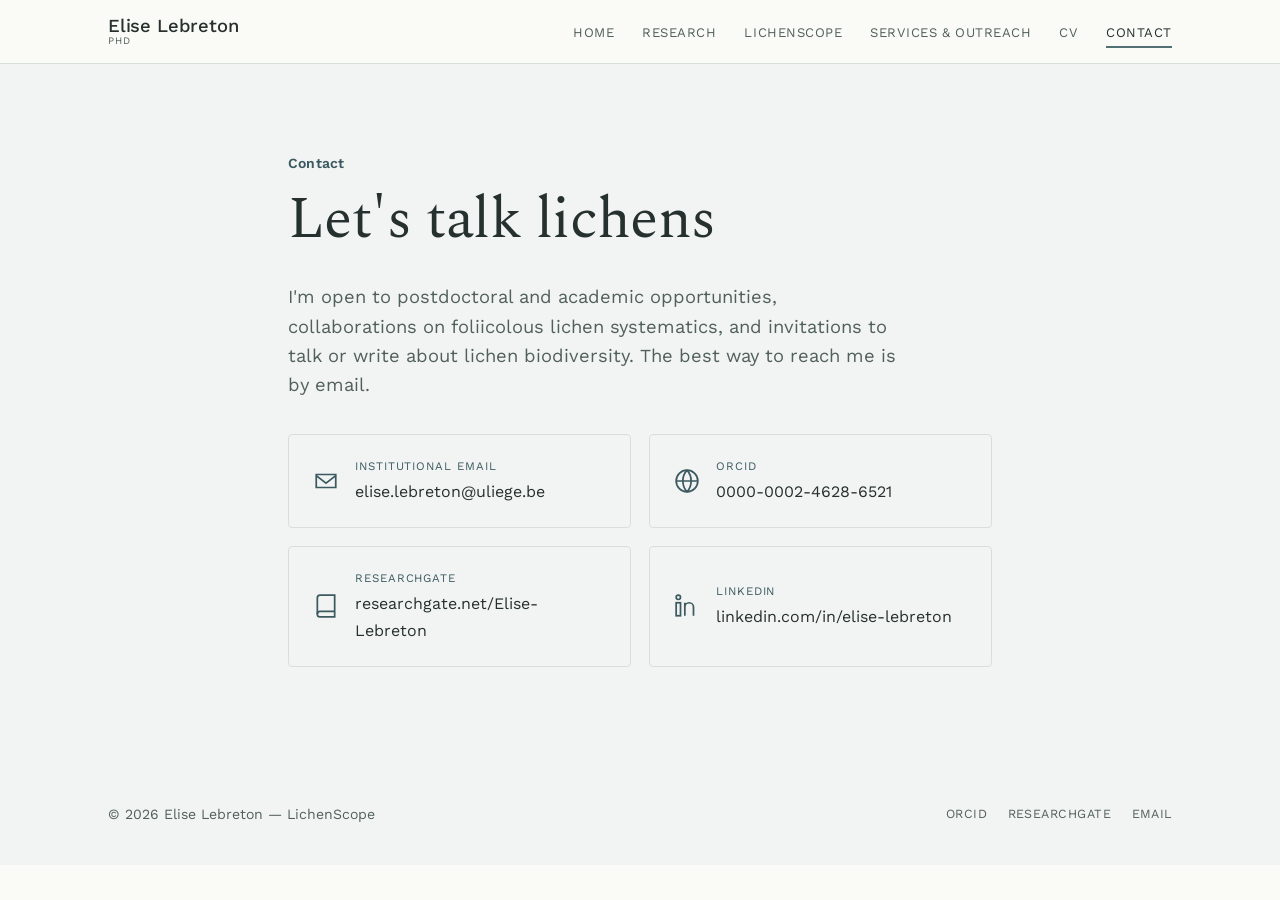
<file: contact.html>
<!DOCTYPE html>
<html lang="en">
<head>
<meta charset="UTF-8">
<meta name="viewport" content="width=device-width, initial-scale=1.0">
<title>Contact | Elise Lebreton — LichenScope</title>
<meta name="description" content="Get in touch with lichenologist Elise Lebreton.">
<link rel="icon" href="assets/img/favicon-lichenscope.svg" type="image/svg+xml">
<link rel="preconnect" href="https://fonts.googleapis.com">
<link rel="preconnect" href="https://fonts.gstatic.com" crossorigin>
<link href="https://fonts.googleapis.com/css2?family=Spectral:ital,wght@0,400;0,500;0,600;0,700;1,400;1,500&family=Work+Sans:wght@400;500;600;700&family=JetBrains+Mono:wght@400;500&display=swap" rel="stylesheet">
<link rel="stylesheet" href="assets/css/style.css">
<style>
  .contact-section .contact-grid {
    display: grid;
    grid-template-columns: repeat(2, minmax(0, 1fr));
  }

  .contact-section .contact-card > div {
    min-width: 0;
  }

  .contact-section .contact-card a {
    overflow-wrap: anywhere;
  }

  @media (max-width: 640px) {
    .contact-section .contact-grid {
      grid-template-columns: minmax(0, 1fr);
    }
  }
</style>
<style id="lichenscope-colours-and-fonts">
/* Only colours and font properties: keep the original page and layout. */
:root {
  --canopy: #f1f4f3;
  --canopy-soft: #e7ecea;
  --forest: #26302e;
  --forest-light: #526f73;
  --paper: #fafaf7;
  --paper-warm: #ffffff;
  --paper-on-dark: #26302e;
  --ink: #26302e;
  --ink-soft: #52605b;
  --accent: #526f73;
  --accent-deep: #3c5960;
  --accent-soft: #3c5960;
  --teal: #526f73;
  --line: #d8dfdb;
  --line-on-dark: #d8dfdb;
  --mono: 'Work Sans', -apple-system, 'Segoe UI', sans-serif;
}
h1, h2 { font-weight: 400; }
h3 { font-family: var(--body); font-weight: 500; }
.brand { font-family: var(--body); font-weight: 500; }
.site-header { background: rgba(250,250,247,.92); }
.profile-info .role { color: var(--ink-soft); }
.btn--solid, .btn--solid:hover { color: #ffffff; }
.expertise-wave { color: #af7b28; }
.section--dark .log-entry p { color: var(--ink-soft); }
.site-footer { color: var(--ink-soft); }
.footer-row a { color: var(--ink-soft); }
.footer-row a:hover { color: var(--accent-deep); }
.eyebrow {
  font-family: var(--body);
  font-size: .875rem;
  font-weight: 600;
  letter-spacing: .015em;
  text-transform: none;
  color: var(--accent-deep);
}
.eyebrow::before { display: none; }


/* Colour overrides for the existing inner pages, including inline light text. */
.section--dark .lede { color: var(--ink-soft) !important; }
.split-text a.see-also-box {
  border-color: var(--accent-deep);
  color: var(--accent-deep);
}
.split-text a.see-also-box:hover,
.split-text a.see-also-box:focus-visible {
  background: var(--accent-deep);
  color: #ffffff;
}
.lichen-gallery-grid img,
.lichen-gallery-grid video { background: rgba(38,48,46,.06); }
.reviewer-journals a { color: var(--ink); border-color: var(--line); }
</style>
</head>
<body>

<header class="site-header">
  <div class="nav-row">
    <a href="index.html" class="brand">
      <span class="brand-text">Elise Lebreton<span class="brand-sub">PhD</span></span>
    </a>
    <button class="nav-toggle" aria-label="Toggle navigation" aria-expanded="false">
      <svg viewBox="0 0 24 24" fill="none" stroke="currentColor" stroke-width="2"><line x1="3" y1="6" x2="21" y2="6"/><line x1="3" y1="12" x2="21" y2="12"/><line x1="3" y1="18" x2="21" y2="18"/></svg>
    </button>
    <nav class="main-nav">
      <ul>
        <li><a href="index.html">Home</a></li>
        <li><a href="research.html">Research</a></li>
        <li><a href="lichenscope.html">LichenScope</a></li>
        <li><a href="services.html">Services &amp; Outreach</a></li>
        <li><a href="cv.html">CV</a></li>
        <li><a href="contact.html" class="active">Contact</a></li>
      </ul>
    </nav>
  </div>
</header>

<main>

  <section class="section--dark contact-section" style="padding-top:88px; padding-bottom:96px;">
    <div class="container" style="max-width:760px">
      <p class="eyebrow">Contact</p>
      <h1>Let's talk lichens</h1>
      <p class="lede" style="color:rgba(243,239,222,0.85); max-width:620px">I'm open to postdoctoral and academic opportunities, collaborations on foliicolous lichen systematics, and invitations to talk or write about lichen biodiversity. The best way to reach me is by email.</p>

      <div class="contact-grid">
        <div class="contact-card">
          <svg viewBox="0 0 24 24" fill="none" stroke="currentColor" stroke-width="1.6"><path d="M3 6h18v12H3z"/><path d="M3 7l9 7 9-7"/></svg>
          <div><span class="label">Institutional email</span><a href="mailto:elise.lebreton@uliege.be">elise.lebreton@uliege.be</a></div>
        </div>
        <div class="contact-card">
          <svg viewBox="0 0 24 24" fill="none" stroke="currentColor" stroke-width="1.6"><circle cx="12" cy="12" r="10"/><path d="M2 12h20M12 2a15 15 0 0 1 0 20M12 2a15 15 0 0 0 0 20"/></svg>
          <div><span class="label">ORCID</span><a href="https://orcid.org/0000-0002-4628-6521">0000-0002-4628-6521</a></div>
        </div>
        <div class="contact-card">
          <svg viewBox="0 0 24 24" fill="none" stroke="currentColor" stroke-width="1.6"><path d="M4 19.5A2.5 2.5 0 0 1 6.5 17H20"/><path d="M6.5 2H20v20H6.5A2.5 2.5 0 0 1 4 19.5v-15A2.5 2.5 0 0 1 6.5 2z"/></svg>
          <div><span class="label">ResearchGate</span><a href="https://www.researchgate.net/profile/Elise-Lebreton">researchgate.net/Elise-Lebreton</a></div>
        </div>
        <div class="contact-card">
          <svg viewBox="0 0 24 24" fill="none" stroke="currentColor" stroke-width="1.6"><rect x="2" y="9" width="4" height="12"/><circle cx="4" cy="4" r="2"/><path d="M10 9v12M10 13a4 4 0 0 1 8 0v8"/></svg>
          <div><span class="label">LinkedIn</span><a href="https://www.linkedin.com/in/elise-lebreton-a52751171/">linkedin.com/in/elise-lebreton</a></div>
        </div>
      </div>
    </div>
  </section>

</main>

<footer class="site-footer">
  <div class="container footer-row">
    <span>© 2026 Elise Lebreton — LichenScope</span>
    <div class="footer-links">
      <a href="https://orcid.org/0000-0002-4628-6521">ORCID</a>
      <a href="https://www.researchgate.net/profile/Elise-Lebreton">ResearchGate</a>
      <a href="mailto:elise.lebreton@uliege.be">Email</a>
    </div>
  </div>
</footer>

<script src="assets/js/main.js"></script>
</body>
</html>
</file>
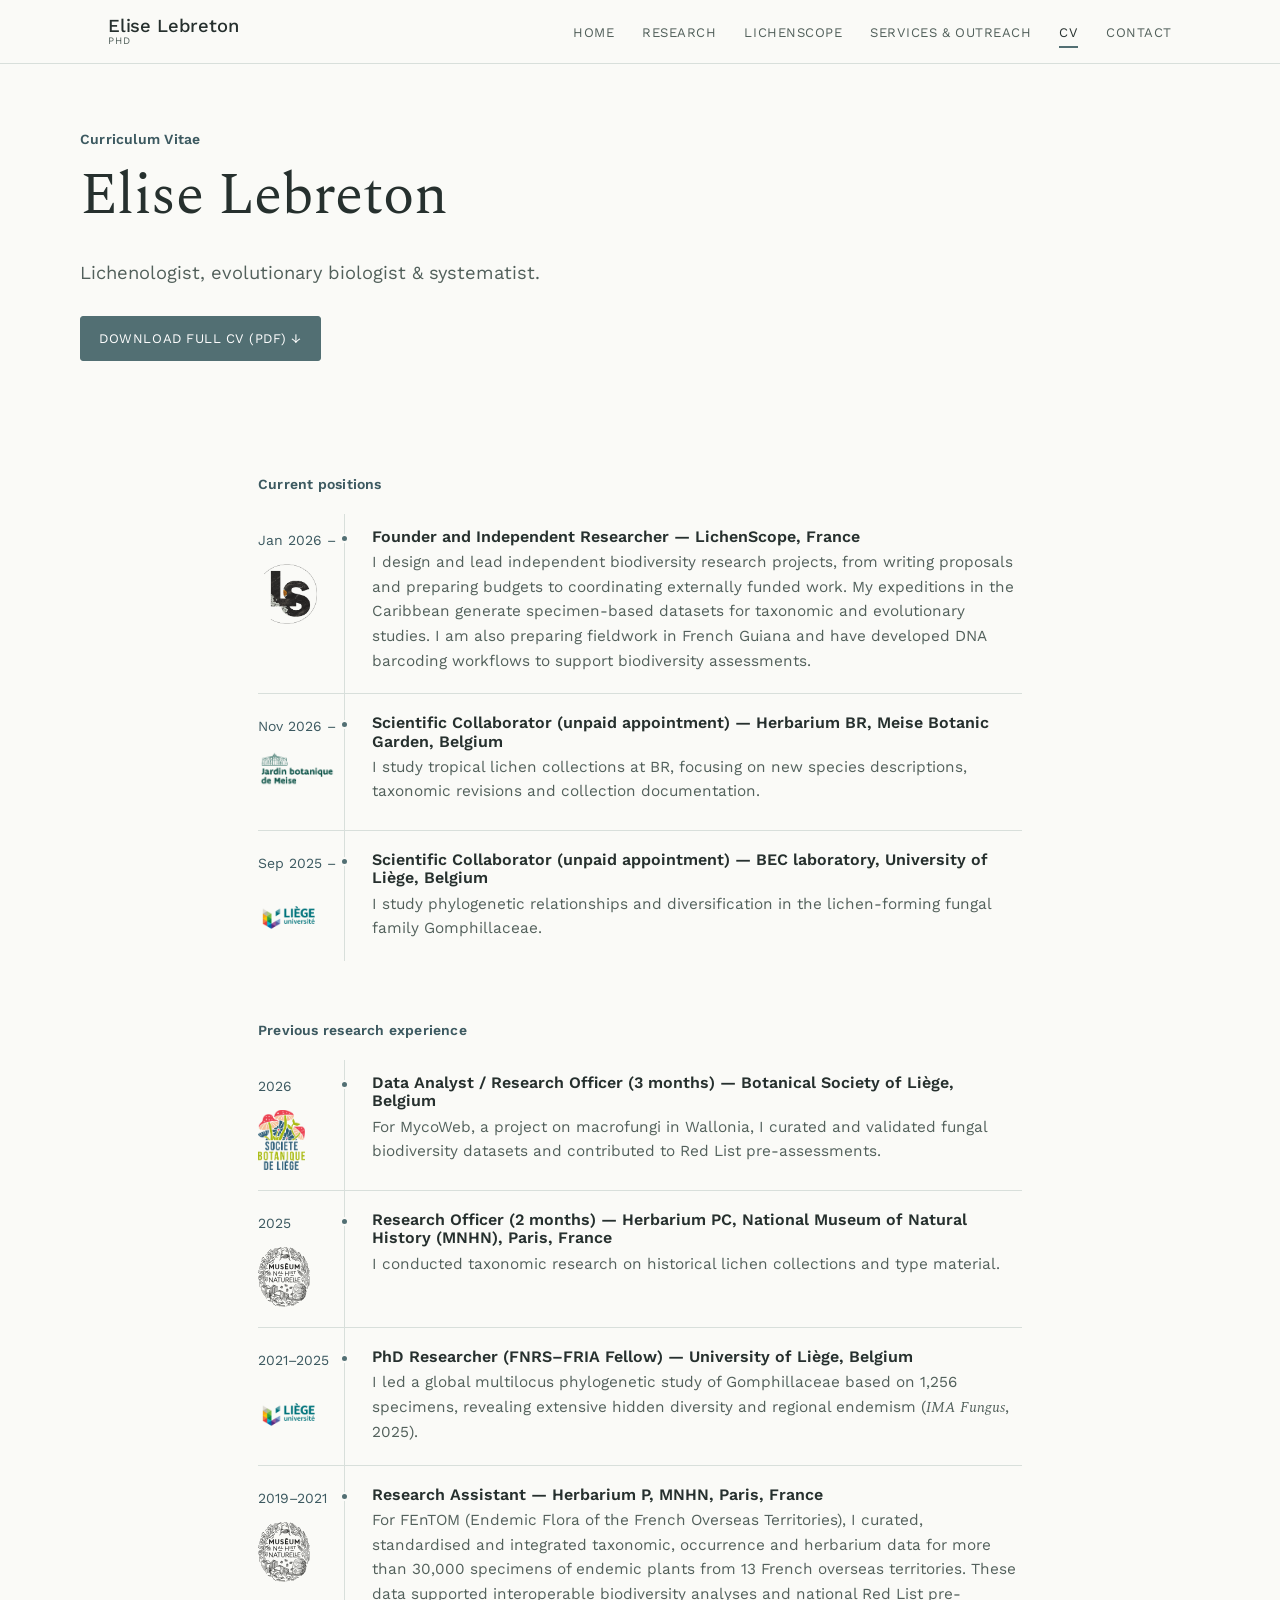
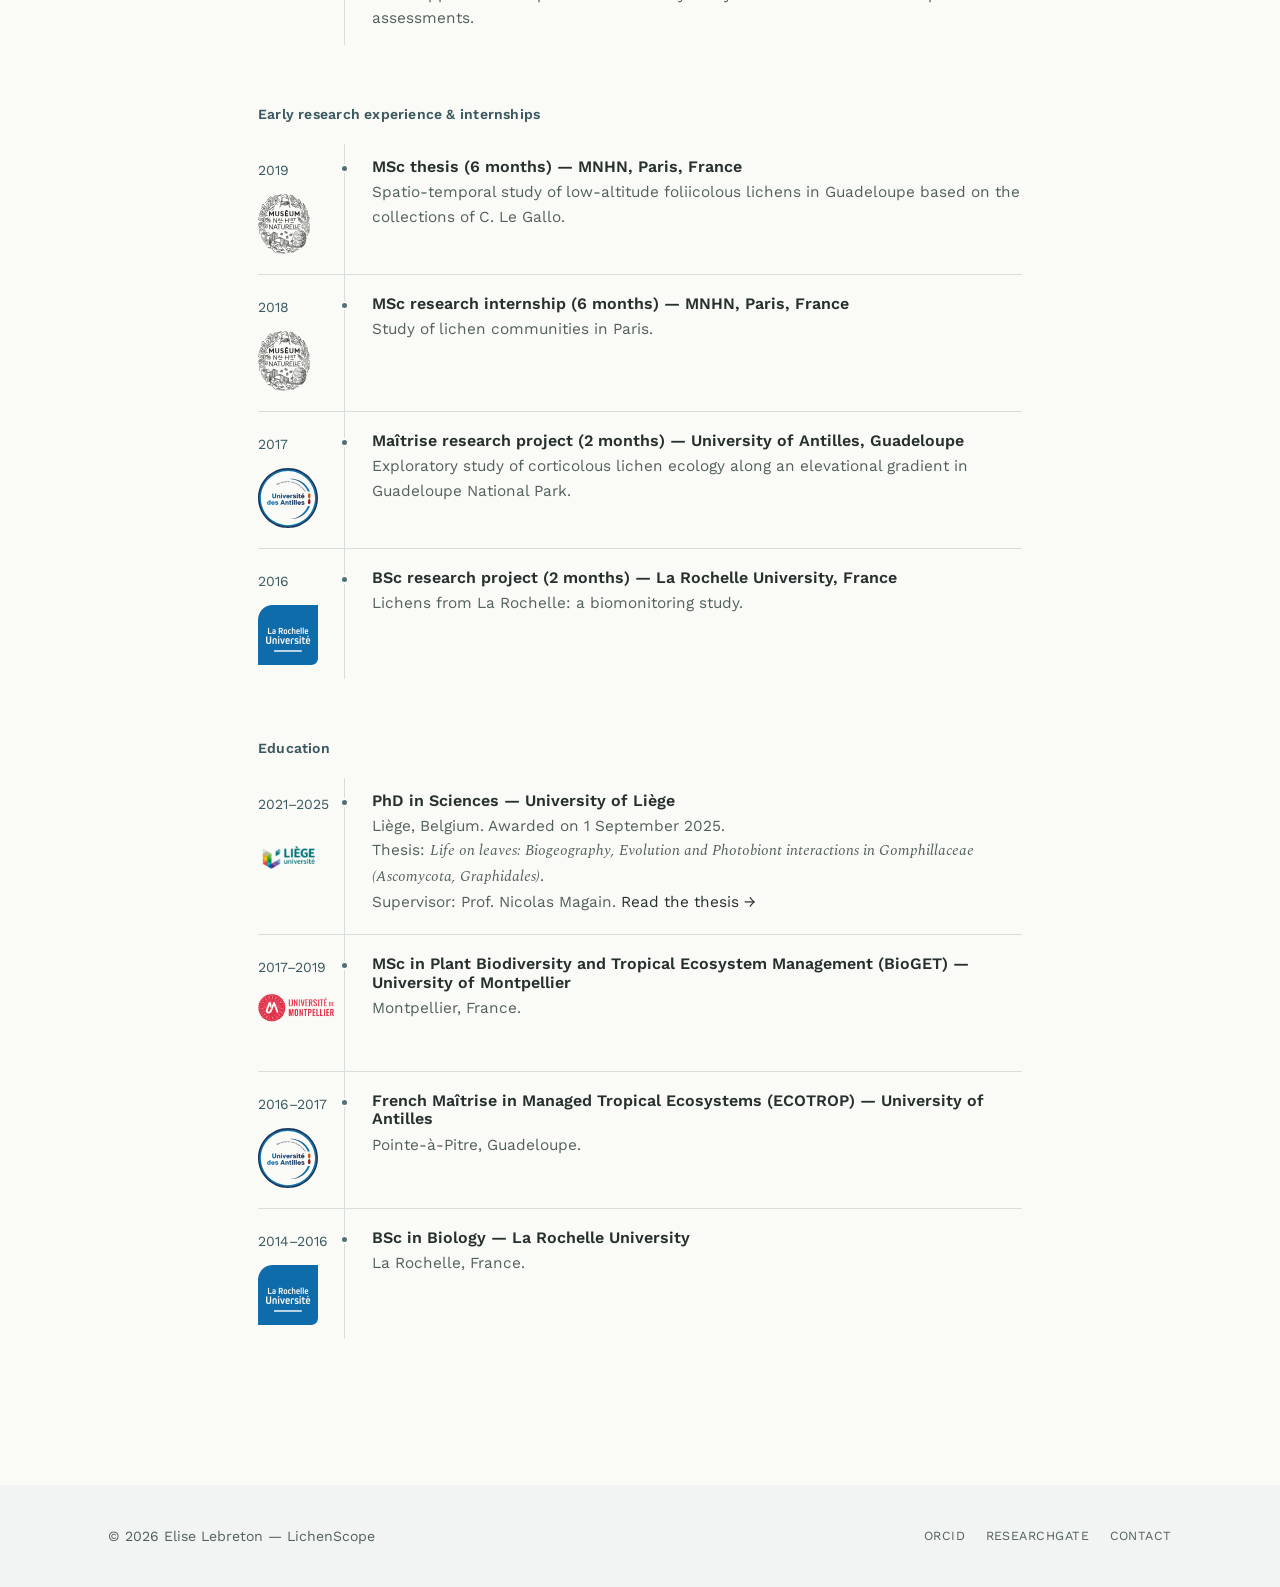
<file: cv.html>
<!DOCTYPE html>
<html lang="en">
<head>
<meta charset="UTF-8">
<meta name="viewport" content="width=device-width, initial-scale=1.0">
<title>CV | Elise Lebreton — LichenScope</title>
<meta name="description" content="Curriculum vitae of Elise Lebreton — current positions, research experience and education.">
<link rel="icon" href="assets/img/favicon-lichenscope.svg" type="image/svg+xml">
<link rel="preconnect" href="https://fonts.googleapis.com">
<link rel="preconnect" href="https://fonts.gstatic.com" crossorigin>
<link href="https://fonts.googleapis.com/css2?family=Spectral:ital,wght@0,400;0,500;0,600;0,700;1,400;1,500&family=Work+Sans:wght@400;500;600;700&family=JetBrains+Mono:wght@400;500&display=swap" rel="stylesheet">
<link rel="stylesheet" href="assets/css/style.css">
<style>
  /* Institution logos: keep the existing timeline and date column. */
  .cv-entry-meta {
    display: flex;
    flex-direction: column;
    align-items: flex-start;
    gap: .8rem;
    min-width: 0;
  }
  .cv-entry-meta .log-date {
    display: block;
    font-size: .875rem;
    line-height: 1.5;
  }
  .cv-institution-logo {
    display: block;
    width: 78px;
    height: 60px;
    max-width: 100%;
    object-fit: contain;
    object-position: left top;
    mix-blend-mode: multiply;
  }
  .log-entry > div:last-child { min-width: 0; }
  @media (max-width: 620px) {
    .cv-entry-meta { gap: .65rem; }
    .cv-institution-logo { width: 50px; height: 46px; }
  }
</style>
<style id="lichenscope-colours-and-fonts">
/* Only colours and font properties: keep the original page and layout. */
:root {
  --canopy: #f1f4f3;
  --canopy-soft: #e7ecea;
  --forest: #26302e;
  --forest-light: #526f73;
  --paper: #fafaf7;
  --paper-warm: #ffffff;
  --paper-on-dark: #26302e;
  --ink: #26302e;
  --ink-soft: #52605b;
  --accent: #526f73;
  --accent-deep: #3c5960;
  --accent-soft: #3c5960;
  --teal: #526f73;
  --line: #d8dfdb;
  --line-on-dark: #d8dfdb;
  --mono: 'Work Sans', -apple-system, 'Segoe UI', sans-serif;
}
h1, h2 { font-weight: 400; }
h3 { font-family: var(--body); font-weight: 500; }
.brand { font-family: var(--body); font-weight: 500; }
.site-header { background: rgba(250,250,247,.92); }
.profile-info .role { color: var(--ink-soft); }
.btn--solid, .btn--solid:hover { color: #ffffff; }
.expertise-wave { color: #af7b28; }
.section--dark .log-entry p { color: var(--ink-soft); }
.site-footer { color: var(--ink-soft); }
.footer-row a { color: var(--ink-soft); }
.footer-row a:hover { color: var(--accent-deep); }
.eyebrow {
  font-family: var(--body);
  font-size: .875rem;
  font-weight: 600;
  letter-spacing: .015em;
  text-transform: none;
  color: var(--accent-deep);
}
.eyebrow::before { display: none; }


/* Colour overrides for the existing inner pages, including inline light text. */
.section--dark .lede { color: var(--ink-soft) !important; }
.split-text a.see-also-box {
  border-color: var(--accent-deep);
  color: var(--accent-deep);
}
.split-text a.see-also-box:hover,
.split-text a.see-also-box:focus-visible {
  background: var(--accent-deep);
  color: #ffffff;
}
.lichen-gallery-grid img,
.lichen-gallery-grid video { background: rgba(38,48,46,.06); }
.reviewer-journals a { color: var(--ink); border-color: var(--line); }
</style>
</head>
<body>

<header class="site-header">
  <div class="nav-row">
    <a href="index.html" class="brand">
      <span class="brand-text">Elise Lebreton<span class="brand-sub">PhD</span></span>
    </a>
    <button class="nav-toggle" aria-label="Toggle navigation" aria-expanded="false">
      <svg viewBox="0 0 24 24" fill="none" stroke="currentColor" stroke-width="2"><line x1="3" y1="6" x2="21" y2="6"/><line x1="3" y1="12" x2="21" y2="12"/><line x1="3" y1="18" x2="21" y2="18"/></svg>
    </button>
    <nav class="main-nav">
      <ul>
        <li><a href="index.html">Home</a></li>
        <li><a href="research.html">Research</a></li>
        <li><a href="lichenscope.html">LichenScope</a></li>
        <li><a href="services.html">Services &amp; Outreach</a></li>
        <li><a href="cv.html" class="active">CV</a></li>
        <li><a href="contact.html">Contact</a></li>
      </ul>
    </nav>
  </div>
</header>

<main>

  <section class="container page-head">
    <p class="eyebrow">Curriculum Vitae</p>
    <h1>Elise Lebreton</h1>
    <p class="lede" style="max-width:680px">Lichenologist, evolutionary biologist &amp; systematist.</p>
    <a href="assets/cv/Elise-Lebreton-CV.pdf" class="btn btn--solid" style="margin-top:.6em">Download full CV (PDF) ↓</a>
  </section>

  <section class="section">
    <div class="container" style="max-width:820px">

      <!-- CURRENT POSITIONS -->
      <div class="cv-block reveal">
        <p class="eyebrow">Current positions</p>
        <div class="log">
          <div class="log-entry">
            <div class="cv-entry-meta">
              <span class="log-date">Jan 2026 –</span>
              <img class="cv-institution-logo" src="assets/img/lichenscope-logo.png" width="1825" height="2048"
                   alt="LichenScope" loading="lazy" decoding="async">
            </div>
            <div>
              <span class="log-dot"></span>
              <h4>Founder and Independent Researcher — LichenScope, France</h4>
              <p>I design and lead independent biodiversity research projects, from writing proposals and preparing budgets to coordinating externally funded work. My expeditions in the Caribbean generate specimen-based datasets for taxonomic and evolutionary studies. I am also preparing fieldwork in French Guiana and have developed DNA barcoding workflows to support biodiversity assessments.</p>
            </div>
          </div>
          <div class="log-entry">
            <div class="cv-entry-meta">
              <span class="log-date">Nov 2026 –</span>
              <img class="cv-institution-logo" src="assets/img/institutions/meise.svg" width="2680" height="1271"
                   alt="Meise Botanic Garden" loading="lazy" decoding="async">
            </div>
            <div>
              <span class="log-dot"></span>
              <h4>Scientific Collaborator (unpaid appointment) — Herbarium BR, Meise Botanic Garden, Belgium</h4>
              <p>I study tropical lichen collections at BR, focusing on new species descriptions, taxonomic revisions and collection documentation.</p>
            </div>
          </div>
          <div class="log-entry">
            <div class="cv-entry-meta">
              <span class="log-date">Sep 2025 –</span>
              <img class="cv-institution-logo" src="assets/img/institutions/uliege.png" width="600" height="600"
                   alt="Université de Liège" loading="lazy" decoding="async">
            </div>
            <div>
              <span class="log-dot"></span>
              <h4>Scientific Collaborator (unpaid appointment) — BEC laboratory, University of Liège, Belgium</h4>
              <p>I study phylogenetic relationships and diversification in the lichen-forming fungal family Gomphillaceae.</p>
            </div>
          </div>
        </div>
      </div>

      <!-- PREVIOUS RESEARCH EXPERIENCE -->
      <div class="cv-block reveal">
        <p class="eyebrow">Previous research experience</p>
        <div class="log">
          <div class="log-entry">
            <div class="cv-entry-meta">
              <span class="log-date">2026</span>
              <img class="cv-institution-logo" src="assets/img/institutions/societe-botanique-liege.png" width="234" height="301"
                   alt="Société Botanique de Liège" loading="lazy" decoding="async">
            </div>
            <div>
              <span class="log-dot"></span>
              <h4>Data Analyst / Research Officer (3 months) — Botanical Society of Liège, Belgium</h4>
              <p>For MycoWeb, a project on macrofungi in Wallonia, I curated and validated fungal biodiversity datasets and contributed to Red List pre-assessments.</p>
            </div>
          </div>
          <div class="log-entry">
            <div class="cv-entry-meta">
              <span class="log-date">2025</span>
              <img class="cv-institution-logo" src="assets/img/institutions/mnhn.svg" width="104" height="120"
                   alt="Muséum national d’Histoire naturelle" loading="lazy" decoding="async">
            </div>
            <div>
              <span class="log-dot"></span>
              <h4>Research Officer (2 months) — Herbarium PC, National Museum of Natural History (MNHN), Paris, France</h4>
              <p>I conducted taxonomic research on historical lichen collections and type material.</p>
            </div>
          </div>
          <div class="log-entry">
            <div class="cv-entry-meta">
              <span class="log-date">2021–2025</span>
              <img class="cv-institution-logo" src="assets/img/institutions/uliege.png" width="600" height="600"
                   alt="Université de Liège" loading="lazy" decoding="async">
            </div>
            <div>
              <span class="log-dot"></span>
              <h4>PhD Researcher (FNRS–FRIA Fellow) — University of Liège, Belgium</h4>
              <p>I led a global multilocus phylogenetic study of Gomphillaceae based on 1,256 specimens, revealing extensive hidden diversity and regional endemism (<em>IMA Fungus</em>, 2025).</p>
            </div>
          </div>
          <div class="log-entry">
            <div class="cv-entry-meta">
              <span class="log-date">2019–2021</span>
              <img class="cv-institution-logo" src="assets/img/institutions/mnhn.svg" width="104" height="120"
                   alt="Muséum national d’Histoire naturelle" loading="lazy" decoding="async">
            </div>
            <div>
              <span class="log-dot"></span>
              <h4>Research Assistant — Herbarium P, MNHN, Paris, France</h4>
              <p>For FEnTOM (Endemic Flora of the French Overseas Territories), I curated, standardised and integrated taxonomic, occurrence and herbarium data for more than 30,000 specimens of endemic plants from 13 French overseas territories. These data supported interoperable biodiversity analyses and national Red List pre-assessments.</p>
            </div>
          </div>
        </div>
      </div>

      <!-- EARLY RESEARCH EXPERIENCE -->
      <div class="cv-block reveal">
        <p class="eyebrow">Early research experience &amp; internships</p>
        <div class="log">
          <div class="log-entry">
            <div class="cv-entry-meta">
              <span class="log-date">2019</span>
              <img class="cv-institution-logo" src="assets/img/institutions/mnhn.svg" width="104" height="120"
                   alt="Muséum national d’Histoire naturelle" loading="lazy" decoding="async">
            </div>
            <div>
              <span class="log-dot"></span>
              <h4>MSc thesis (6 months) — MNHN, Paris, France</h4>
              <p>Spatio-temporal study of low-altitude foliicolous lichens in Guadeloupe based on the collections of C. Le Gallo.</p>
            </div>
          </div>
          <div class="log-entry">
            <div class="cv-entry-meta">
              <span class="log-date">2018</span>
              <img class="cv-institution-logo" src="assets/img/institutions/mnhn.svg" width="104" height="120"
                   alt="Muséum national d’Histoire naturelle" loading="lazy" decoding="async">
            </div>
            <div>
              <span class="log-dot"></span>
              <h4>MSc research internship (6 months) — MNHN, Paris, France</h4>
              <p>Study of lichen communities in Paris.</p>
            </div>
          </div>
          <div class="log-entry">
            <div class="cv-entry-meta">
              <span class="log-date">2017</span>
              <img class="cv-institution-logo" src="assets/img/institutions/antilles.svg" width="185" height="185"
                   alt="Université des Antilles" loading="lazy" decoding="async">
            </div>
            <div>
              <span class="log-dot"></span>
              <h4>Maîtrise research project (2 months) — University of Antilles, Guadeloupe</h4>
              <p>Exploratory study of corticolous lichen ecology along an elevational gradient in Guadeloupe National Park.</p>
            </div>
          </div>
          <div class="log-entry">
            <div class="cv-entry-meta">
              <span class="log-date">2016</span>
              <img class="cv-institution-logo" src="assets/img/institutions/la-rochelle.png" width="240" height="240"
                   alt="La Rochelle Université" loading="lazy" decoding="async">
            </div>
            <div>
              <span class="log-dot"></span>
              <h4>BSc research project (2 months) — La Rochelle University, France</h4>
              <p>Lichens from La Rochelle: a biomonitoring study.</p>
            </div>
          </div>
        </div>
      </div>

      <!-- EDUCATION -->
      <div class="cv-block reveal">
        <p class="eyebrow">Education</p>
        <div class="log">
          <div class="log-entry">
            <div class="cv-entry-meta">
              <span class="log-date">2021–2025</span>
              <img class="cv-institution-logo" src="assets/img/institutions/uliege.png" width="600" height="600"
                   alt="Université de Liège" loading="lazy" decoding="async">
            </div>
            <div>
              <span class="log-dot"></span>
              <h4>PhD in Sciences — University of Liège</h4>
              <p>Liège, Belgium. Awarded on <time datetime="2025-09-01">1 September 2025</time>.</p>
              <p>Thesis: <em>Life on leaves: Biogeography, Evolution and Photobiont interactions in Gomphillaceae (Ascomycota, Graphidales)</em>.</p>
              <p>Supervisor: Prof. Nicolas Magain. <a href="https://orbi.uliege.be/handle/2268/334975">Read the thesis →</a></p>
            </div>
          </div>
          <div class="log-entry">
            <div class="cv-entry-meta">
              <span class="log-date">2017–2019</span>
              <img class="cv-institution-logo" src="assets/img/institutions/montpellier.png" width="1024" height="446"
                   alt="Université de Montpellier" loading="lazy" decoding="async">
            </div>
            <div>
              <span class="log-dot"></span>
              <h4>MSc in Plant Biodiversity and Tropical Ecosystem Management (BioGET) — University of Montpellier</h4>
              <p>Montpellier, France.</p>
            </div>
          </div>
          <div class="log-entry">
            <div class="cv-entry-meta">
              <span class="log-date">2016–2017</span>
              <img class="cv-institution-logo" src="assets/img/institutions/antilles.svg" width="185" height="185"
                   alt="Université des Antilles" loading="lazy" decoding="async">
            </div>
            <div>
              <span class="log-dot"></span>
              <h4>French Maîtrise in Managed Tropical Ecosystems (ECOTROP) — University of Antilles</h4>
              <p>Pointe-à-Pitre, Guadeloupe.</p>
            </div>
          </div>
          <div class="log-entry">
            <div class="cv-entry-meta">
              <span class="log-date">2014–2016</span>
              <img class="cv-institution-logo" src="assets/img/institutions/la-rochelle.png" width="240" height="240"
                   alt="La Rochelle Université" loading="lazy" decoding="async">
            </div>
            <div>
              <span class="log-dot"></span>
              <h4>BSc in Biology — La Rochelle University</h4>
              <p>La Rochelle, France.</p>
            </div>
          </div>
        </div>
      </div>

    </div>
  </section>

</main>

<footer class="site-footer">
  <div class="container footer-row">
    <span>© 2026 Elise Lebreton — LichenScope</span>
    <div class="footer-links">
      <a href="https://orcid.org/0000-0002-4628-6521">ORCID</a>
      <a href="https://www.researchgate.net/profile/Elise-Lebreton">ResearchGate</a>
      <a href="contact.html">Contact</a>
    </div>
  </div>
</footer>

<script src="assets/js/main.js"></script>
</body>
</html>
</file>
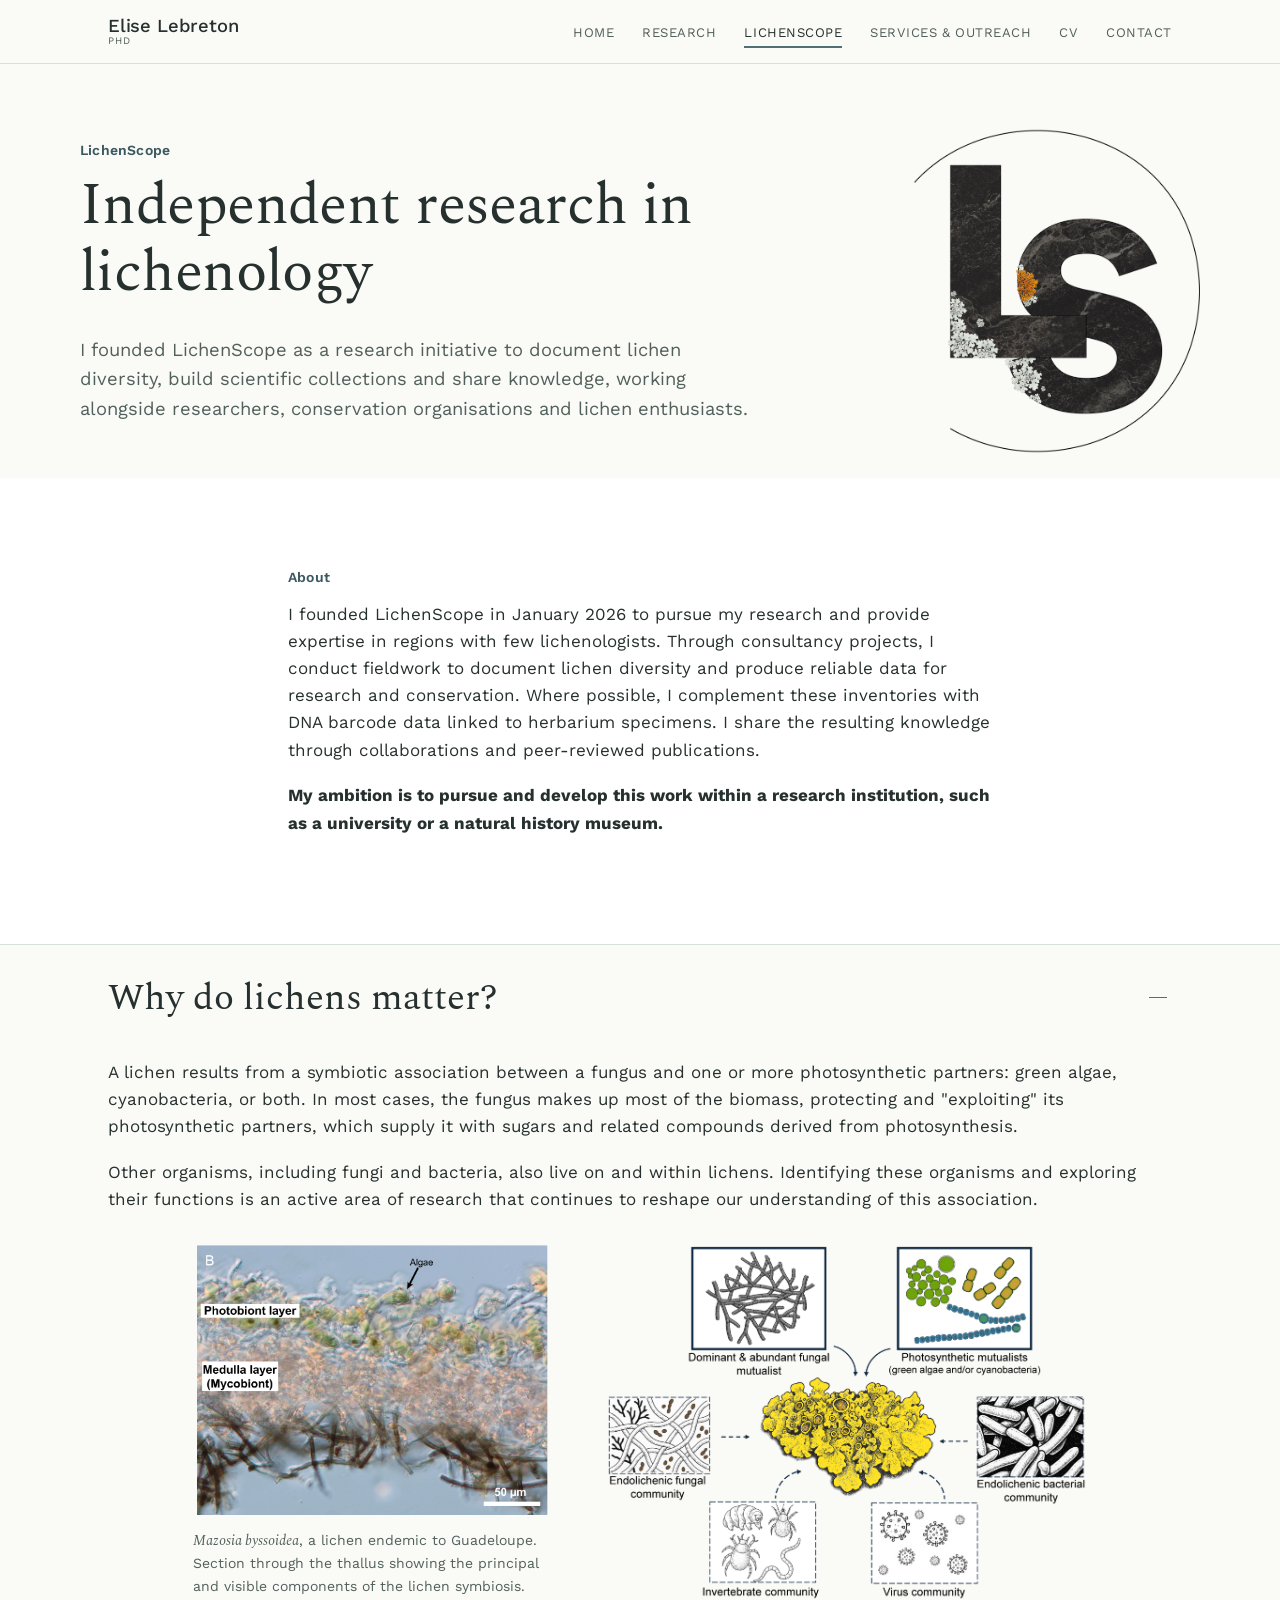
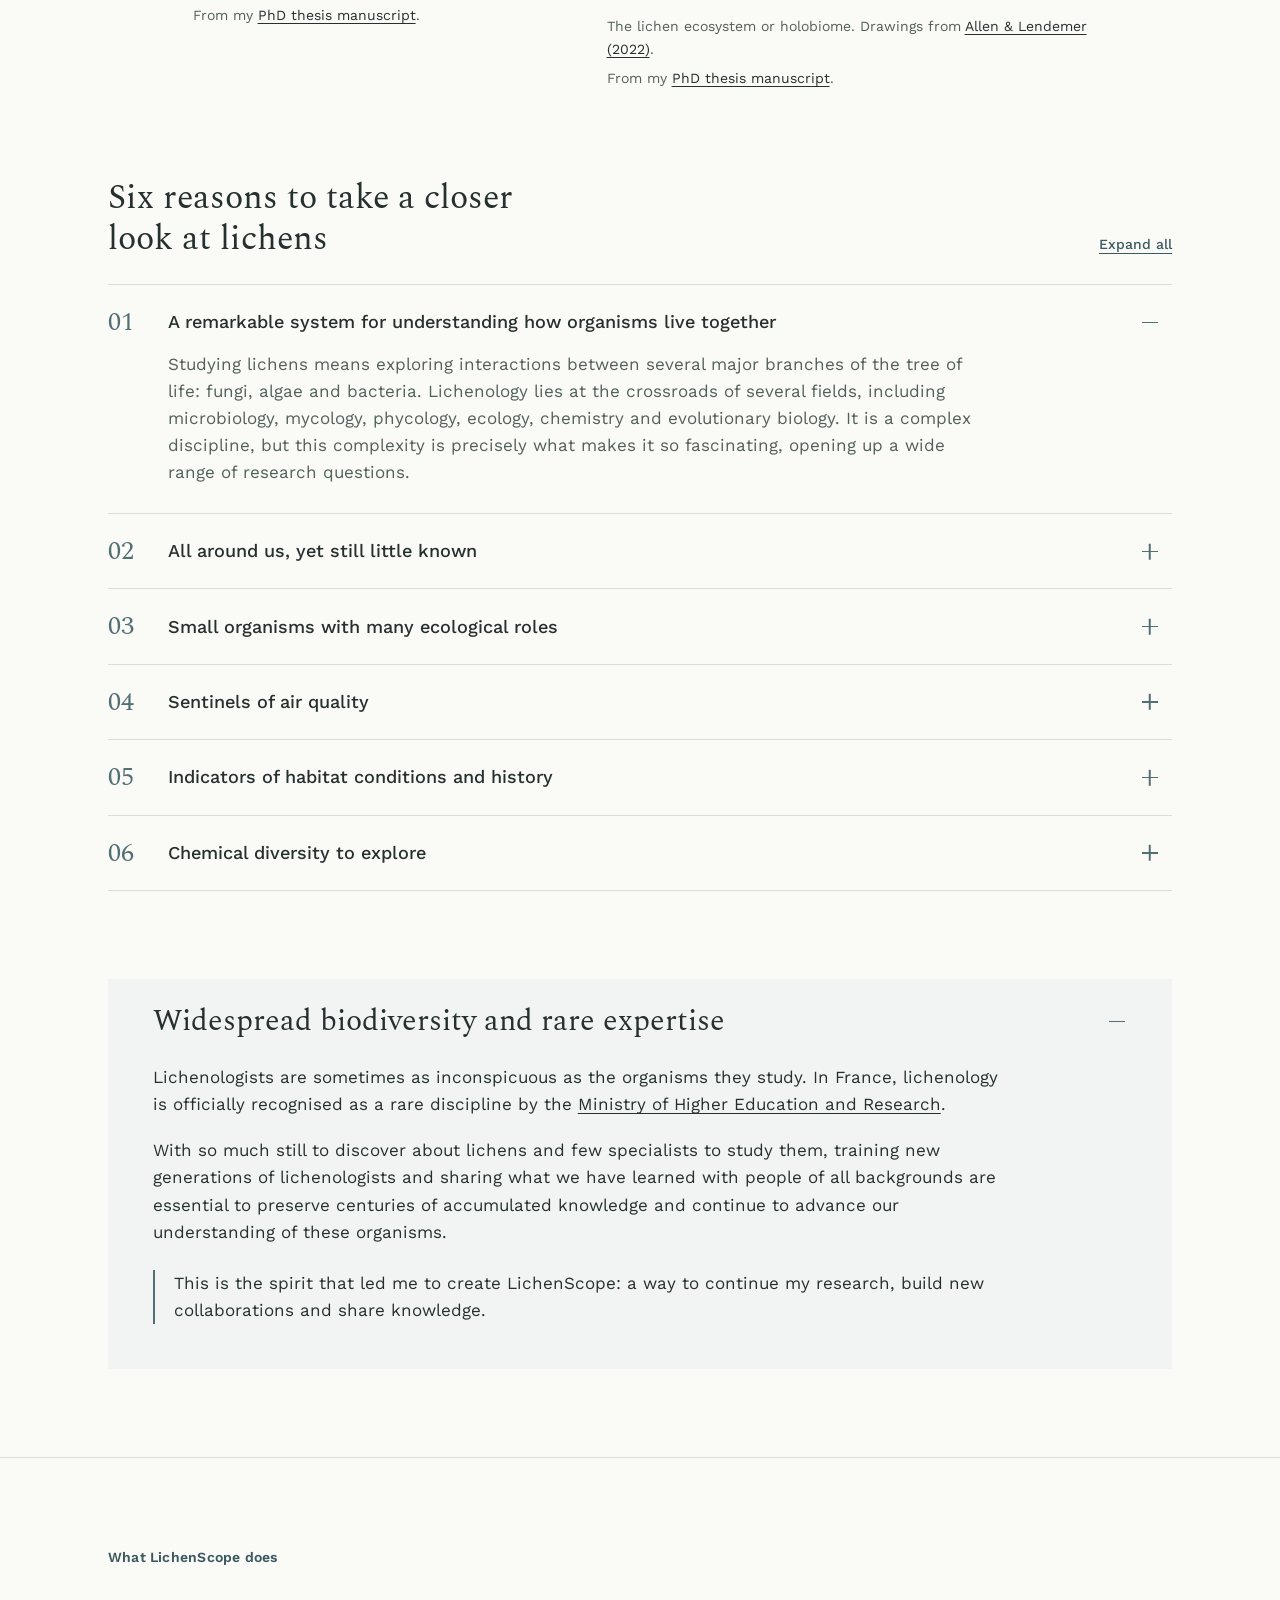
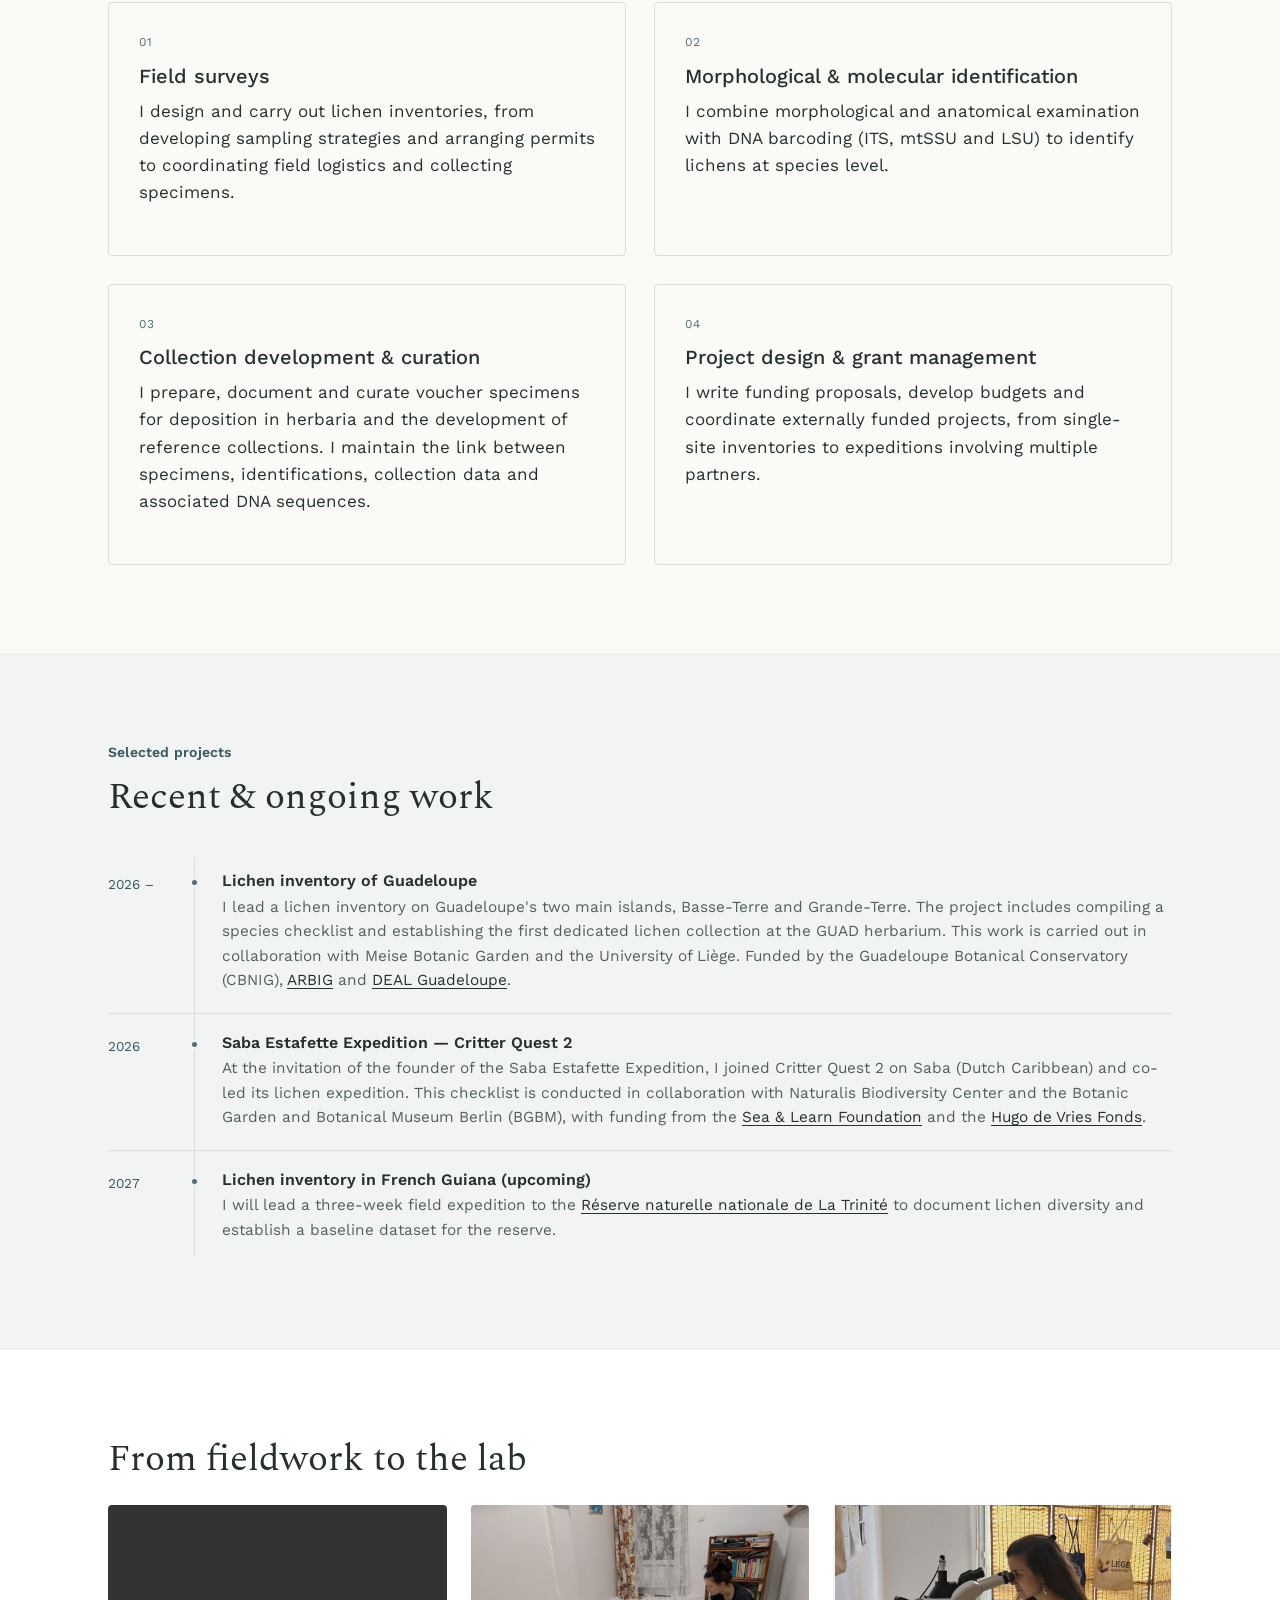
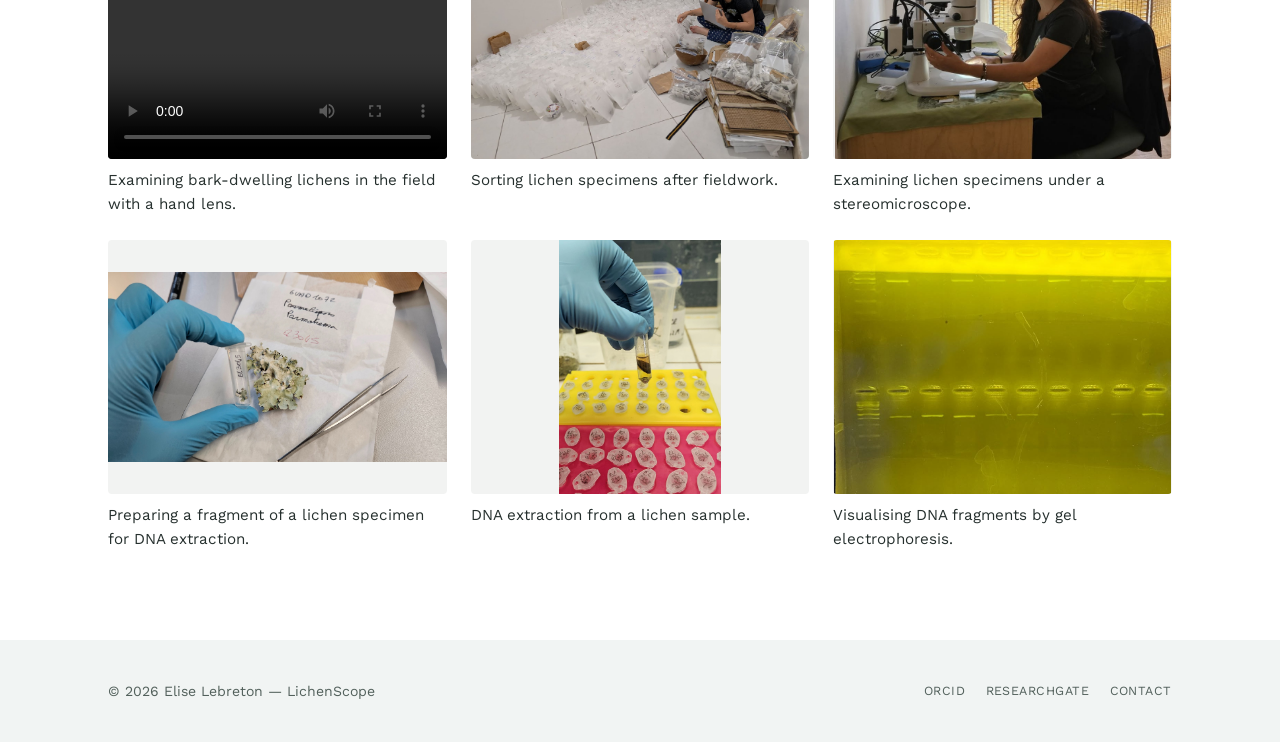
<file: lichenscope.html>
<!DOCTYPE html>
<html lang="en">
<head>
<meta charset="UTF-8">
<meta name="viewport" content="width=device-width, initial-scale=1.0">
<title>LichenScope | Elise Lebreton</title>
<meta name="description" content="LichenScope — independent lichenology research practice founded by Elise Lebreton, PhD, conducting tropical biodiversity fieldwork, DNA barcoding and collection development across the Caribbean and French Guiana.">
<link rel="icon" href="assets/img/favicon-lichenscope.svg" type="image/svg+xml">
<link rel="preconnect" href="https://fonts.googleapis.com">
<link rel="preconnect" href="https://fonts.gstatic.com" crossorigin>
<link href="https://fonts.googleapis.com/css2?family=Spectral:ital,wght@0,400;0,500;0,600;0,700;1,400;1,500&family=Work+Sans:wght@400;500;600;700&family=JetBrains+Mono:wght@400;500&display=swap" rel="stylesheet">
<link rel="stylesheet" href="assets/css/style.css">
<style>
  .lichen-gallery-grid {
    display: grid;
    grid-template-columns: repeat(3, minmax(0, 1fr));
    gap: 1.5rem;
    margin-block-start: 1.5rem;
  }

  .lichen-gallery-grid figure {
    min-width: 0;
    margin: 0;
  }

  .lichen-gallery-grid img,
  .lichen-gallery-grid video {
    display: block;
    width: 100%;
    aspect-ratio: 4 / 3;
    object-fit: contain;
    background: rgba(30, 40, 20, 0.06);
    border-radius: 4px;
  }

  .lichen-gallery-grid figcaption {
    margin-top: 0.55rem;
    font-size: 0.95rem;
  }

  @media (max-width: 900px) {
    .lichen-gallery-grid {
      grid-template-columns: repeat(2, minmax(0, 1fr));
    }
  }

  @media (max-width: 680px) {
    .lichen-gallery-grid {
      grid-template-columns: 1fr;
    }
  }

  .lichenscope-intro {
    display: grid;
    grid-template-columns: minmax(0, 1fr) minmax(220px, 320px);
    align-items: center;
    gap: clamp(2rem, 5vw, 4rem);
  }

  .lichenscope-intro-logo {
    display: block;
    width: 100%;
    max-width: 320px;
    height: auto;
    justify-self: end;
  }

  @media (max-width: 820px) {
    .lichenscope-intro {
      grid-template-columns: 1fr;
      gap: 1.5rem;
    }

    .lichenscope-intro-logo {
      max-width: 240px;
      justify-self: center;
    }
  }
  /* Partner and funder links in Selected projects */
  .selected-projects .log-entry p a {
    text-decoration: underline;
    text-underline-offset: .2em;
  }
  .selected-projects .log-entry p a:focus-visible {
    outline: 2px solid currentColor;
    outline-offset: 3px;
  }
</style>
<style id="lichenscope-colours-and-fonts">
/* Only colours and font properties: keep the original page and layout. */
:root {
  --canopy: #f1f4f3;
  --canopy-soft: #e7ecea;
  --forest: #26302e;
  --forest-light: #526f73;
  --paper: #fafaf7;
  --paper-warm: #ffffff;
  --paper-on-dark: #26302e;
  --ink: #26302e;
  --ink-soft: #52605b;
  --accent: #526f73;
  --accent-deep: #3c5960;
  --accent-soft: #3c5960;
  --teal: #526f73;
  --line: #d8dfdb;
  --line-on-dark: #d8dfdb;
  --mono: 'Work Sans', -apple-system, 'Segoe UI', sans-serif;
}
h1, h2 { font-weight: 400; }
h3 { font-family: var(--body); font-weight: 500; }
.brand { font-family: var(--body); font-weight: 500; }
.site-header { background: rgba(250,250,247,.92); }
.profile-info .role { color: var(--ink-soft); }
.btn--solid, .btn--solid:hover { color: #ffffff; }
.expertise-wave { color: #af7b28; }
.section--dark .log-entry p { color: var(--ink-soft); }
.site-footer { color: var(--ink-soft); }
.footer-row a { color: var(--ink-soft); }
.footer-row a:hover { color: var(--accent-deep); }
.eyebrow {
  font-family: var(--body);
  font-size: .875rem;
  font-weight: 600;
  letter-spacing: .015em;
  text-transform: none;
  color: var(--accent-deep);
}
.eyebrow::before { display: none; }


/* Colour overrides for the existing inner pages, including inline light text. */
.section--dark .lede { color: var(--ink-soft) !important; }
.split-text a.see-also-box {
  border-color: var(--accent-deep);
  color: var(--accent-deep);
}
.split-text a.see-also-box:hover,
.split-text a.see-also-box:focus-visible {
  background: var(--accent-deep);
  color: #ffffff;
}
.lichen-gallery-grid img,
.lichen-gallery-grid video { background: rgba(38,48,46,.06); }
.reviewer-journals a { color: var(--ink); border-color: var(--line); }
</style>
<style id="why-lichens-matter-styles">
/* Scoped styles for the new educational section. */
.lichens-matter {
  border-block: 1px solid var(--line);
  padding-block: 0;
}
.lichen-overview-toggle {
  position: relative;
  padding: 2rem 2.5rem 2rem 0;
  cursor: pointer;
  list-style: none;
}
.lichen-overview-toggle::-webkit-details-marker { display: none; }
.lichen-overview-toggle h2 { margin: 0; }
.lichen-overview-toggle::before,
.lichen-overview-toggle::after {
  content: '';
  position: absolute;
  right: .3rem;
  top: calc(50% - .75px);
  width: 18px;
  height: 1.5px;
  background: var(--forest-light);
}
.lichen-overview-toggle::after { transform: rotate(90deg); }
.lichen-overview[open] > .lichen-overview-toggle::after { transform: rotate(0); }
.lichen-overview-body { padding: .5rem 0 clamp(3.5rem, 7vw, 5.5rem); }
.lichen-definition { width: 100%; }
.lichen-definition p:last-child { margin-bottom: 0; }
.lichen-symbiosis-figures {
  display: grid;
  grid-template-columns: minmax(0, 3fr) minmax(0, 4fr);
  align-items: start;
  gap: clamp(1.5rem, 4vw, 3rem);
  max-width: 900px;
  margin: 2rem auto 0;
}
.lichen-symbiosis-figure {
  margin: 0;
  min-width: 0;
  width: 100%;
  max-width: 360px;
  justify-self: center;
}
.lichen-symbiosis-figure img {
  display: block;
  width: 100%;
  height: auto;
  aspect-ratio: 4 / 3;
  object-fit: contain;
  background: transparent;
  border: 0;
}
/* The holobiome diagram has more space than the cross-section photograph. */
.lichen-symbiosis-figure--holobiome {
  max-width: 480px;
}
.lichen-symbiosis-figure--holobiome img {
  aspect-ratio: auto;
}
.lichen-symbiosis-figure figcaption {
  margin-top: .85rem;
  color: var(--ink-soft);
  font-size: .875rem;
  line-height: 1.6;
}
.lichen-figure-source { display: block; margin-top: .45rem; }
.lichen-symbiosis-figure figcaption a {
  text-decoration: underline;
  text-underline-offset: .18em;
}
.lichen-reasons { margin-top: clamp(3.5rem, 7vw, 5.5rem); }
.lichen-reasons-header {
  display: flex;
  gap: 1.5rem;
  align-items: end;
  justify-content: space-between;
  margin-bottom: 1.5rem;
}
.lichen-reasons-header h3 {
  max-width: 28ch;
  font-family: var(--display);
  font-size: clamp(1.6rem, 3vw, 2.15rem);
  font-weight: 400;
  line-height: 1.2;
  margin: 0;
}
.lichen-reasons-toggle {
  flex-shrink: 0;
  font: 500 .875rem/1.5 var(--body);
  color: var(--accent-deep);
  border: 0;
  background: none;
  padding: .65rem 0 .3rem;
  text-decoration: underline;
  text-underline-offset: .25em;
  cursor: pointer;
}
.lichen-reasons-toggle[hidden] { display: none; }
.lichen-reason { border-top: 1px solid var(--line); }
.lichen-reason:last-child { border-bottom: 1px solid var(--line); }
.lichen-reason > summary {
  display: grid;
  grid-template-columns: 2.5rem minmax(0, 1fr) 1.5rem;
  gap: 1.25rem;
  align-items: center;
  list-style: none;
  padding: 1.5rem .5rem 1.5rem 0;
  cursor: pointer;
}
.lichen-reason > summary::-webkit-details-marker { display: none; }
.lichen-reason-number {
  color: var(--forest-light);
  font: 400 1.65rem/1 var(--display);
  font-variant-numeric: tabular-nums;
}
.lichen-reason-title {
  font-size: 1.13rem;
  font-weight: 500;
  line-height: 1.45;
  color: var(--forest);
}
.lichen-reason-icon {
  position: relative;
  display: block;
  width: 1.25rem;
  height: 1.25rem;
  color: var(--forest-light);
}
.lichen-reason-icon::before,
.lichen-reason-icon::after {
  content: '';
  position: absolute;
  top: calc(50% - .75px);
  left: 2px;
  width: 16px;
  height: 1.5px;
  background: currentColor;
}
.lichen-reason-icon::after { transform: rotate(90deg); }
.lichen-reason[open] .lichen-reason-icon::after { transform: rotate(0); }
.lichen-reason[open] > summary { padding-bottom: .95rem; }
.lichen-reason > summary:hover .lichen-reason-title { color: var(--accent-deep); }
.lichen-reason-body {
  max-width: 77ch;
  margin-left: 3.75rem;
  padding: 0 2.5rem 1.65rem 0;
  color: var(--ink-soft);
}
.lichen-reason-body p:last-child { margin-bottom: 0; }
.lichen-knowledge {
  margin-top: clamp(3.5rem, 7vw, 5.5rem);
  background: var(--canopy);
}
.lichen-knowledge > summary {
  display: grid;
  grid-template-columns: minmax(0, 1fr) 1.25rem;
  align-items: center;
  gap: 1.5rem;
  padding: 1.5rem clamp(1.5rem, 3.5vw, 3rem);
  list-style: none;
  cursor: pointer;
}
.lichen-knowledge > summary::-webkit-details-marker { display: none; }
.lichen-knowledge-title {
  font-family: var(--display);
  font-size: clamp(1.5rem, 2.6vw, 1.85rem);
  font-weight: 400;
  line-height: 1.25;
}
.lichen-knowledge[open] .lichen-reason-icon::after { transform: rotate(0); }
.lichen-knowledge-body {
  padding: 0 clamp(1.5rem, 3.5vw, 3rem) clamp(1.5rem, 3.5vw, 3rem);
  max-width: 85ch;
}
.lichen-knowledge p:last-child { margin-bottom: 0; }
.lichen-knowledge a {
  text-decoration: underline;
  text-underline-offset: .18em;
}
.lichen-knowledge-mission {
  border-left: 2px solid var(--forest-light);
  padding-left: 1.2rem;
  margin-top: 1.5rem;
}
.lichen-reasons-toggle:focus-visible,
.lichen-overview-toggle:focus-visible,
.lichen-reason > summary:focus-visible,
.lichen-knowledge > summary:focus-visible,
.lichen-symbiosis-figure figcaption a:focus-visible,
.lichen-knowledge a:focus-visible {
  outline: 2px solid var(--accent-deep);
  outline-offset: 5px;
}
#why-lichens-matter { scroll-margin-top: 6rem; }
@media (max-width: 760px) {
  .lichen-reasons-header { align-items: start; }
  .lichen-reasons-header h3 { max-width: 20ch; }
}
@media (max-width: 680px) {
  .lichen-symbiosis-figures { grid-template-columns: minmax(0, 1fr); }
}
@media (max-width: 480px) {
  .lichen-reasons-header { display: block; }
  .lichen-reasons-toggle { margin-top: .5rem; }
  .lichen-reason > summary {
    grid-template-columns: 1.75rem minmax(0, 1fr) 1.25rem;
    gap: .7rem;
    padding-block: 1.2rem;
  }
  .lichen-reason-number { font-size: 1.4rem; }
  .lichen-reason-title { font-size: 1.05rem; }
  .lichen-reason-body { margin-left: 2.45rem; padding-right: 0; }
}
@media print {
  .lichen-reasons-toggle, .lichen-reason-icon { display: none; }
  .lichen-reason { break-inside: avoid; }
}

/* Research-focused variant. */
.academic-intent { font-weight: 500; }
.selected-projects .log-entry p.project-outputs {
  margin-top: .9rem;
  padding-left: 1rem;
  border-left: 2px solid var(--forest-light);
}
.project-outputs strong { color: var(--ink); font-weight: 600; }
.lichen-citation { color: var(--accent-deep); white-space: nowrap; }
.lichen-reading {
  margin-top: 2.5rem;
  padding-top: 1.5rem;
  border-top: 1px solid var(--line);
  color: var(--ink-soft);
  font-size: .875rem;
  line-height: 1.6;
}
.lichen-reading h3 { font-size: 1rem; margin-bottom: .9rem; }
.lichen-reading ol { margin: 0; padding-left: 1.4rem; }
.lichen-reading li { list-style: decimal; margin-bottom: .8rem; scroll-margin-top: 6rem; }
.lichen-reading li:last-child { margin-bottom: 0; }
.lichen-reading a { text-decoration: underline; text-underline-offset: .18em; }
.lichen-reading a:focus-visible, .lichen-citation:focus-visible {
  outline: 2px solid var(--accent-deep);
  outline-offset: 3px;
}

</style>
</head>
<body>

<header class="site-header">
  <div class="nav-row">
    <a href="index.html" class="brand">
      <span class="brand-text">Elise Lebreton<span class="brand-sub">PhD</span></span>
    </a>
    <button class="nav-toggle" aria-label="Toggle navigation" aria-expanded="false">
      <svg viewBox="0 0 24 24" fill="none" stroke="currentColor" stroke-width="2"><line x1="3" y1="6" x2="21" y2="6"/><line x1="3" y1="12" x2="21" y2="12"/><line x1="3" y1="18" x2="21" y2="18"/></svg>
    </button>
    <nav class="main-nav">
      <ul>
        <li><a href="index.html">Home</a></li>
        <li><a href="research.html">Research</a></li>
        <li><a href="lichenscope.html" class="active">LichenScope</a></li>
        <li><a href="services.html">Services &amp; Outreach</a></li>
        <li><a href="cv.html">CV</a></li>
        <li><a href="contact.html">Contact</a></li>
      </ul>
    </nav>
  </div>
</header>

<main>

  <section class="container page-head lichenscope-intro">
    <div>
      <p class="eyebrow">LichenScope</p>
      <h1>Independent research in lichenology</h1>
      <p class="lede" style="max-width:680px">I founded LichenScope as a research initiative to document lichen diversity, build scientific collections and share knowledge, working alongside researchers, conservation organisations and lichen enthusiasts.</p>
    </div>
    <img class="lichenscope-intro-logo" src="assets/img/lichenscope-logo.png" width="1825" height="2048" alt="LichenScope logo with the initials LS and lichens">
  </section>

  <!-- ABOUT -->
  <section class="section section--alt">
    <div class="container" style="max-width:760px">
      <p class="eyebrow">About</p>
      <p>I founded LichenScope in January 2026 to pursue my research and provide expertise in regions with few lichenologists. Through consultancy projects, I conduct fieldwork to document lichen diversity and produce reliable data for research and conservation. Where possible, I complement these inventories with DNA barcode data linked to herbarium specimens. I share the resulting knowledge through collaborations and peer-reviewed publications.</p>
      <p class="academic-intent"><strong>My ambition is to pursue and develop this work within a research institution, such as a university or a natural history museum.</strong></p>
    </div>
  </section>

<!-- WHY LICHENS MATTER -->
  <section class="section lichens-matter" id="why-lichens-matter" aria-labelledby="why-lichens-title">
    <div class="container">
      <details class="lichen-overview" open>
        <summary class="lichen-overview-toggle">
          <h2 id="why-lichens-title">Why do lichens matter?</h2>
        </summary>
        <div class="lichen-overview-body">
          <div class="lichen-definition">
            <p>A lichen results from a symbiotic association between a fungus and one or more photosynthetic partners: green algae, cyanobacteria, or both. In most cases, the fungus makes up most of the biomass, protecting and "exploiting" its photosynthetic partners, which supply it with sugars and related compounds derived from photosynthesis.</p>
            <p>Other organisms, including fungi and bacteria, also live on and within lichens. Identifying these organisms and exploring their functions is an active area of research that continues to reshape our understanding of this association.</p>
          </div>

          <div class="lichen-symbiosis-figures" role="group" aria-label="Figures from my PhD thesis manuscript">
            <figure class="lichen-symbiosis-figure">
              <img src="assets/img/mazosia-byssoidea-thallus-section.png" width="2048" height="1574" alt="Cross-section of the thallus of Mazosia byssoidea: green algal cells form the photobiont layer above the fungal medulla; scale bar 50 micrometres.">
              <figcaption><i>Mazosia byssoidea</i>, a lichen endemic to Guadeloupe. Section through the thallus showing the principal and visible components of the lichen symbiosis.<span class="lichen-figure-source">From my <a href="https://orbi.uliege.be/handle/2268/334975">PhD thesis manuscript</a>.</span></figcaption>
            </figure>
            <figure class="lichen-symbiosis-figure lichen-symbiosis-figure--holobiome">
              <img src="assets/img/lichen-holobiome.png" width="2047" height="1519" alt="Diagram of the lichen holobiome: the lichen-forming fungus and photosynthetic partners in solid rectangles, with other associated fungi, bacteria, small animals and viruses in dashed rectangles.">
              <figcaption>The lichen ecosystem or holobiome. Drawings from <a href="https://www.cell.com/trends/ecology-evolution/abstract/S0169-5347(22)00057-X?_returnURL=https%3A%2F%2Flinkinghub.elsevier.com%2Fretrieve%2Fpii%2FS016953472200057X%3Fshowall%3Dtrue">Allen &amp; Lendemer (2022)</a>.<span class="lichen-figure-source">From my <a href="https://orbi.uliege.be/handle/2268/334975">PhD thesis manuscript</a>.</span></figcaption>
            </figure>
          </div>

      <div class="lichen-reasons" aria-labelledby="lichen-reasons-title">
        <div class="lichen-reasons-header">
          <h3 id="lichen-reasons-title">Six reasons to take a closer look at lichens</h3>
          <button class="lichen-reasons-toggle" type="button" hidden>Expand all</button>
        </div>

        <div class="lichen-reasons-list">
          <details class="lichen-reason" open>
            <summary>
              <span class="lichen-reason-number" aria-hidden="true">01</span>
              <span class="lichen-reason-title">A remarkable system for understanding how organisms live together</span>
              <span class="lichen-reason-icon" aria-hidden="true"></span>
            </summary>
            <div class="lichen-reason-body">
              <p>Studying lichens means exploring interactions between several major branches of the tree of life: fungi, algae and bacteria. Lichenology lies at the crossroads of several fields, including microbiology, mycology, phycology, ecology, chemistry and evolutionary biology. It is a complex discipline, but this complexity is precisely what makes it so fascinating, opening up a wide range of research questions.</p>
            </div>
          </details>

          <details class="lichen-reason">
            <summary>
              <span class="lichen-reason-number" aria-hidden="true">02</span>
              <span class="lichen-reason-title">All around us, yet still little known</span>
              <span class="lichen-reason-icon" aria-hidden="true"></span>
            </summary>
            <div class="lichen-reason-body">
              <p>Lichens occur on every continent, from tropical forests to polar regions. Some species inhabit freshwater, marine intertidal zones or even deserts. Certain species have even survived exposure to simulated Martian conditions in lab experiments.</p>
              <p>They are an integral part of our everyday surroundings, often without us noticing: on trees, rocks, soil, walls, pavements, road signs…</p>
              <p>Around 20,000 species have been described so far, and new species continue to be discovered every year. Distinct evolutionary lineages can hide behind very similar morphologies (i.e. cryptic diversity).</p>
              <p>Identifying and naming this diversity remains a vast scientific undertaking, especially in the tropics. Taxonomy (the art of describing and naming lichens) provides the essential foundation for all other studies of these organisms.</p>
            </div>
          </details>

          <details class="lichen-reason">
            <summary>
              <span class="lichen-reason-number" aria-hidden="true">03</span>
              <span class="lichen-reason-title">Small organisms with many ecological roles</span>
              <span class="lichen-reason-icon" aria-hidden="true"></span>
            </summary>
            <div class="lichen-reason-body">
              <p>Lichens contribute to ecosystem functioning in many ways. To give just a few important examples, they help weather rocks and accumulate the organic matter needed for other organisms, including plants, to develop. Within biological soil crusts, they also help stabilise surfaces and limit erosion.</p>
              <p>Cyanolichens fix atmospheric nitrogen and contribute to nitrogen cycling in ecosystems. Lichens also intercept and temporarily retain water, helping to maintain moisture within their microhabitats. These provide a home for many small organisms, including tardigrades, ants, mites…</p>
              <p>They are also an essential food source for various animals, such as reindeer, and provide shelter, camouflage for insects and nesting materials for birds. Their ecological importance extends beyond their own diversity.</p>
            </div>
          </details>

          <details class="lichen-reason">
            <summary>
              <span class="lichen-reason-number" aria-hidden="true">04</span>
              <span class="lichen-reason-title">Sentinels of air quality</span>
              <span class="lichen-reason-icon" aria-hidden="true"></span>
            </summary>
            <div class="lichen-reason-body">
              <p>Lichens can alert us to changes in their environment. Some species decline as air pollution increases, while others tolerate or thrive under nitrogen-enriched conditions.</p>
              <p>Studying their communities allows us to monitor the effects of pollution on living organisms. In Europe, this approach is supported notably by the EN 16413 standard. Developing methods tailored to local species and conditions is a key challenge in extending these approaches to other regions.</p>
            </div>
          </details>

          <details class="lichen-reason">
            <summary>
              <span class="lichen-reason-number" aria-hidden="true">05</span>
              <span class="lichen-reason-title">Indicators of habitat conditions and history</span>
              <span class="lichen-reason-icon" aria-hidden="true"></span>
            </summary>
            <div class="lichen-reason-body">
              <p>Some lichen species have specific ecological requirements. Their presence can provide information about the ecological continuity of a forest, helping us recognise ancient or relatively undisturbed habitats. Tracking their communities and distribution over time also allows us to study the consequences of climate change.</p>
            </div>
          </details>

          <details class="lichen-reason">
            <summary>
              <span class="lichen-reason-number" aria-hidden="true">06</span>
              <span class="lichen-reason-title">Chemical diversity to explore</span>
              <span class="lichen-reason-icon" aria-hidden="true"></span>
            </summary>
            <div class="lichen-reason-body">
              <p>Around 1,000 metabolites (chemical compounds) have been characterised in lichens, most of which are produced only by these organisms. Their chemical potential remains largely unexplored. Understanding the functions and evolution of these substances opens up opportunities in ecology, biotechnology and pharmaceutical research.</p>
              <p>Lichens have also been part of human history for a very long time: they have provided dyes, including purple dyes used to colour textiles in ancient Rome, and raw materials for perfumery. They were even used for mummification in ancient Egypt.</p>
            </div>
          </details>
        </div>
      </div>

      <details class="lichen-knowledge" open>
        <summary>
          <span class="lichen-knowledge-title" id="lichen-knowledge-title">Widespread biodiversity and rare expertise</span>
          <span class="lichen-reason-icon" aria-hidden="true"></span>
        </summary>
        <div class="lichen-knowledge-body">
          <p>Lichenologists are sometimes as inconspicuous as the organisms they study. In France, lichenology is officially recognised as a rare discipline by the <a href="https://www.enseignementsup-recherche.gouv.fr/fr/cartographie-des-disciplines-rares-46362">Ministry of Higher Education and Research</a>.</p>
          <p>With so much still to discover about lichens and few specialists to study them, training new generations of lichenologists and sharing what we have learned with people of all backgrounds are essential to preserve centuries of accumulated knowledge and continue to advance our understanding of these organisms.</p>
          <div class="lichen-knowledge-mission">
            <p>This is the spirit that led me to create LichenScope: a way to continue my research, build new collaborations and share knowledge.</p>
          </div>
        </div>
      </details>
        </div>
      </details>
    </div>
  </section>

  <!-- WHAT I DO -->
  <section class="section">
    <div class="container">
      <p class="eyebrow">What LichenScope does</p>
            <div class="grid grid--2" style="margin-top:2em">
        <div class="card reveal">
          <span class="num">01</span>
          <h3>Field surveys</h3>
          <p>I design and carry out lichen inventories, from developing sampling strategies and arranging permits to coordinating field logistics and collecting specimens.</p>
        </div>
        <div class="card reveal">
          <span class="num">02</span>
          <h3>Morphological &amp; molecular identification</h3>
          <p>I combine morphological and anatomical examination with DNA barcoding (ITS, mtSSU and LSU) to identify lichens at species level.</p>
        </div>
        <div class="card reveal">
          <span class="num">03</span>
          <h3>Collection development &amp; curation</h3>
          <p>I prepare, document and curate voucher specimens for deposition in herbaria and the development of reference collections. I maintain the link between specimens, identifications, collection data and associated DNA sequences.</p>
        </div>
        <div class="card reveal">
          <span class="num">04</span>
          <h3>Project design &amp; grant management</h3>
          <p>I write funding proposals, develop budgets and coordinate externally funded projects, from single-site inventories to expeditions involving multiple partners.</p>
        </div>
      </div>
    </div>
  </section>

  

  <!-- SELECTED PROJECTS -->
  <section class="section section--dark selected-projects">
    <div class="container">
      <p class="eyebrow">Selected projects</p>
      <h2>Recent &amp; ongoing work</h2>
      <div class="log" style="margin-top:2em">
        <div class="log-entry reveal">
          <span class="log-date">2026 –</span>
          <div><span class="log-dot"></span>
            <h4>Lichen inventory of Guadeloupe</h4>
            <p>I lead a lichen inventory on Guadeloupe's two main islands, Basse-Terre and Grande-Terre. The project includes compiling a species checklist and establishing the first dedicated lichen collection at the GUAD herbarium.
This work is carried out in collaboration with Meise Botanic Garden and the University of Liège. Funded by the Guadeloupe Botanical Conservatory (CBNIG), <a href="https://www.arb-guadeloupe.fr/">ARBIG</a> and <a href="https://www.guadeloupe.developpement-durable.gouv.fr/">DEAL Guadeloupe</a>.</p>
          </div>
        </div>
        <div class="log-entry reveal">
          <span class="log-date">2026</span>
          <div><span class="log-dot"></span>
            <h4>Saba Estafette Expedition — Critter Quest 2</h4>
            <p>At the invitation of the founder of the Saba Estafette Expedition, I joined Critter Quest 2 on Saba (Dutch Caribbean) and co-led its lichen expedition. This checklist is conducted in collaboration with Naturalis Biodiversity Center and the Botanic Garden and Botanical Museum Berlin (BGBM), with funding from the <a href="https://www.seaandlearn.org/">Sea &amp; Learn Foundation</a> and the <a href="https://hugodevriesfonds.nl/subsidie-voorwaarden/">Hugo de Vries Fonds</a>.</p>
          </div>
        </div>
        <div class="log-entry reveal">
          <span class="log-date">2027</span>
          <div><span class="log-dot"></span>
            <h4>Lichen inventory in French Guiana (upcoming)</h4>
            <p>I will lead a three-week field expedition to the <a href="https://www.reserve-trinite.fr/" lang="fr">Réserve naturelle nationale de La Trinité</a> to document lichen diversity and establish a baseline dataset for the reserve.</p>
          </div>
        </div>
      </div>
    </div>
  </section>

<!-- GALLERY -->
  <section class="section section--alt" aria-labelledby="lichen-gallery-title">
    <div class="container">
      <h2 id="lichen-gallery-title">From fieldwork to the lab</h2>

      <div class="lichen-gallery-grid">
        <figure>
          <video controls playsinline preload="metadata"
                 aria-label="Close-up of a lichen through a hand lens">
            <source src="assets/video/lichen-hand-lens.mp4" type="video/mp4">
            <a href="assets/video/lichen-hand-lens.mp4">View the hand-lens video</a>
          </video>
          <figcaption>Examining bark-dwelling lichens in the field with a hand lens.</figcaption>
        </figure>

        <figure>
          <img src="assets/img/lichen-gallery/specimen-packets.jpg"
               alt="Elise Lebreton sorting labelled specimen packets spread across the floor" loading="lazy">
          <figcaption>Sorting lichen specimens after fieldwork.</figcaption>
        </figure>

        <figure>
          <img src="assets/img/lichen-gallery/microscope-desk.jpg"
               alt="Elise Lebreton looking through a stereomicroscope" loading="lazy">
          <figcaption>Examining lichen specimens under a stereomicroscope.</figcaption>
        </figure>

        <figure>
          <img src="assets/img/lichen-gallery/lichen-sample-tube.jpg"
               alt="A gloved hand holds a tube containing a lichen fragment beside the original specimen" loading="lazy">
          <figcaption>Preparing a fragment of a lichen specimen for DNA extraction.</figcaption>
        </figure>

        <figure>
          <img src="assets/img/lichen-gallery/lichen-dna-extraction.jpg"
               alt="A gloved hand holds a sample tube above racks of labelled tubes" loading="lazy">
          <figcaption>DNA extraction from a lichen sample.</figcaption>
        </figure>

        <figure>
          <img src="assets/img/lichen-gallery/gel-electrophoresis.jpg"
               alt="Fluorescent DNA bands and a size ladder on an electrophoresis gel" loading="lazy">
          <figcaption>Visualising DNA fragments by gel electrophoresis.</figcaption>
        </figure>
      </div>
    </div>
  </section>

<footer class="site-footer">
  <div class="container footer-row">
    <span>© 2026 Elise Lebreton — LichenScope</span>
    <div class="footer-links">
      <a href="https://orcid.org/0000-0002-4628-6521">ORCID</a>
      <a href="https://www.researchgate.net/profile/Elise-Lebreton">ResearchGate</a>
      <a href="contact.html">Contact</a>
    </div>
  </div>
</footer>

<script src="assets/js/main.js"></script>
<script id="why-lichens-matter-script">
// Native disclosures work without JavaScript; this adds the collective control.
(function () {
  const section = document.querySelector('#why-lichens-matter');
  if (!section) return;
  const reasons = Array.from(section.querySelectorAll('.lichen-reason, .lichen-knowledge'));
  const button = section.querySelector('.lichen-reasons-toggle');
  if (!button || !reasons.length) return;
  function updateLabel() {
    const allOpen = reasons.every(function (reason) { return reason.open; });
    button.textContent = allOpen ? 'Collapse all' : 'Expand all';
    button.setAttribute('aria-expanded', String(allOpen));
  }
  button.hidden = false;
  button.addEventListener('click', function () {
    const open = !reasons.every(function (reason) { return reason.open; });
    reasons.forEach(function (reason) { reason.open = open; });
    updateLabel();
  });
  reasons.forEach(function (reason) { reason.addEventListener('toggle', updateLabel); });
  updateLabel();
})();
</script>
</body>
</html>
</file>
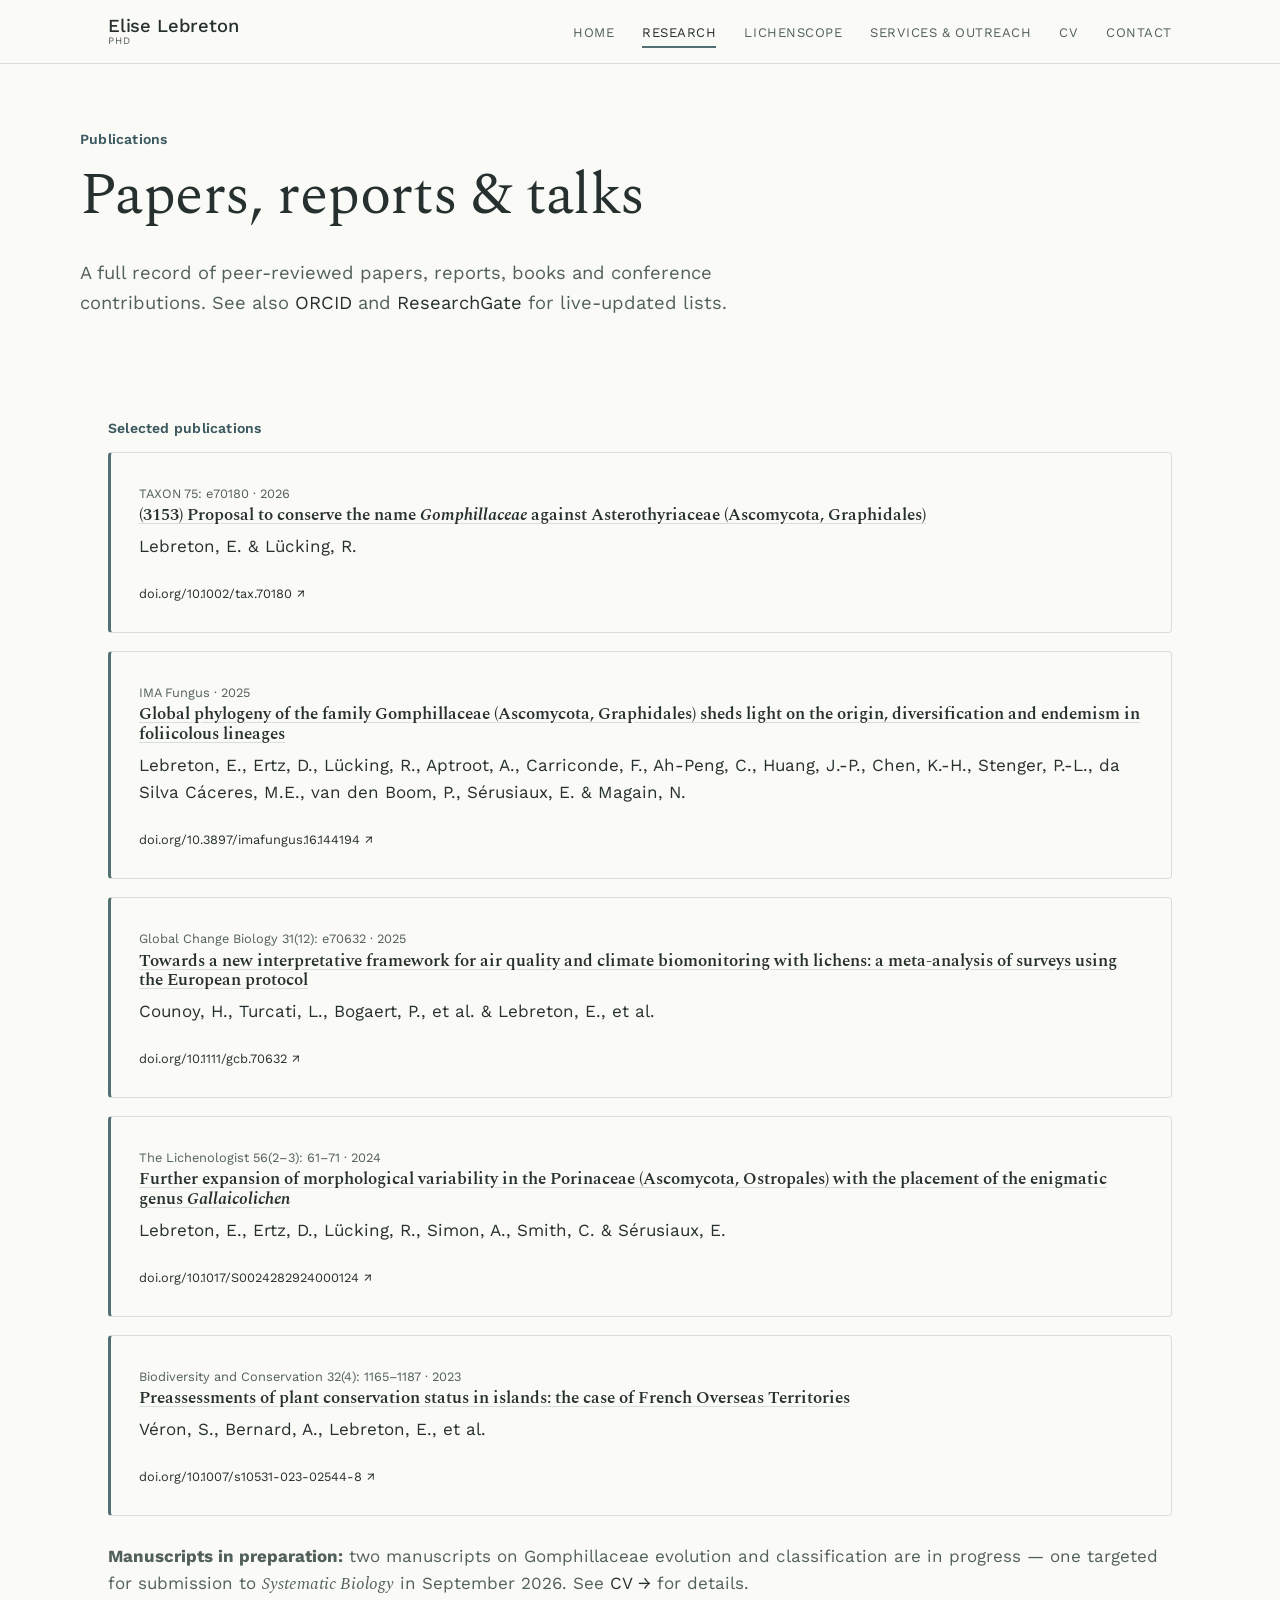
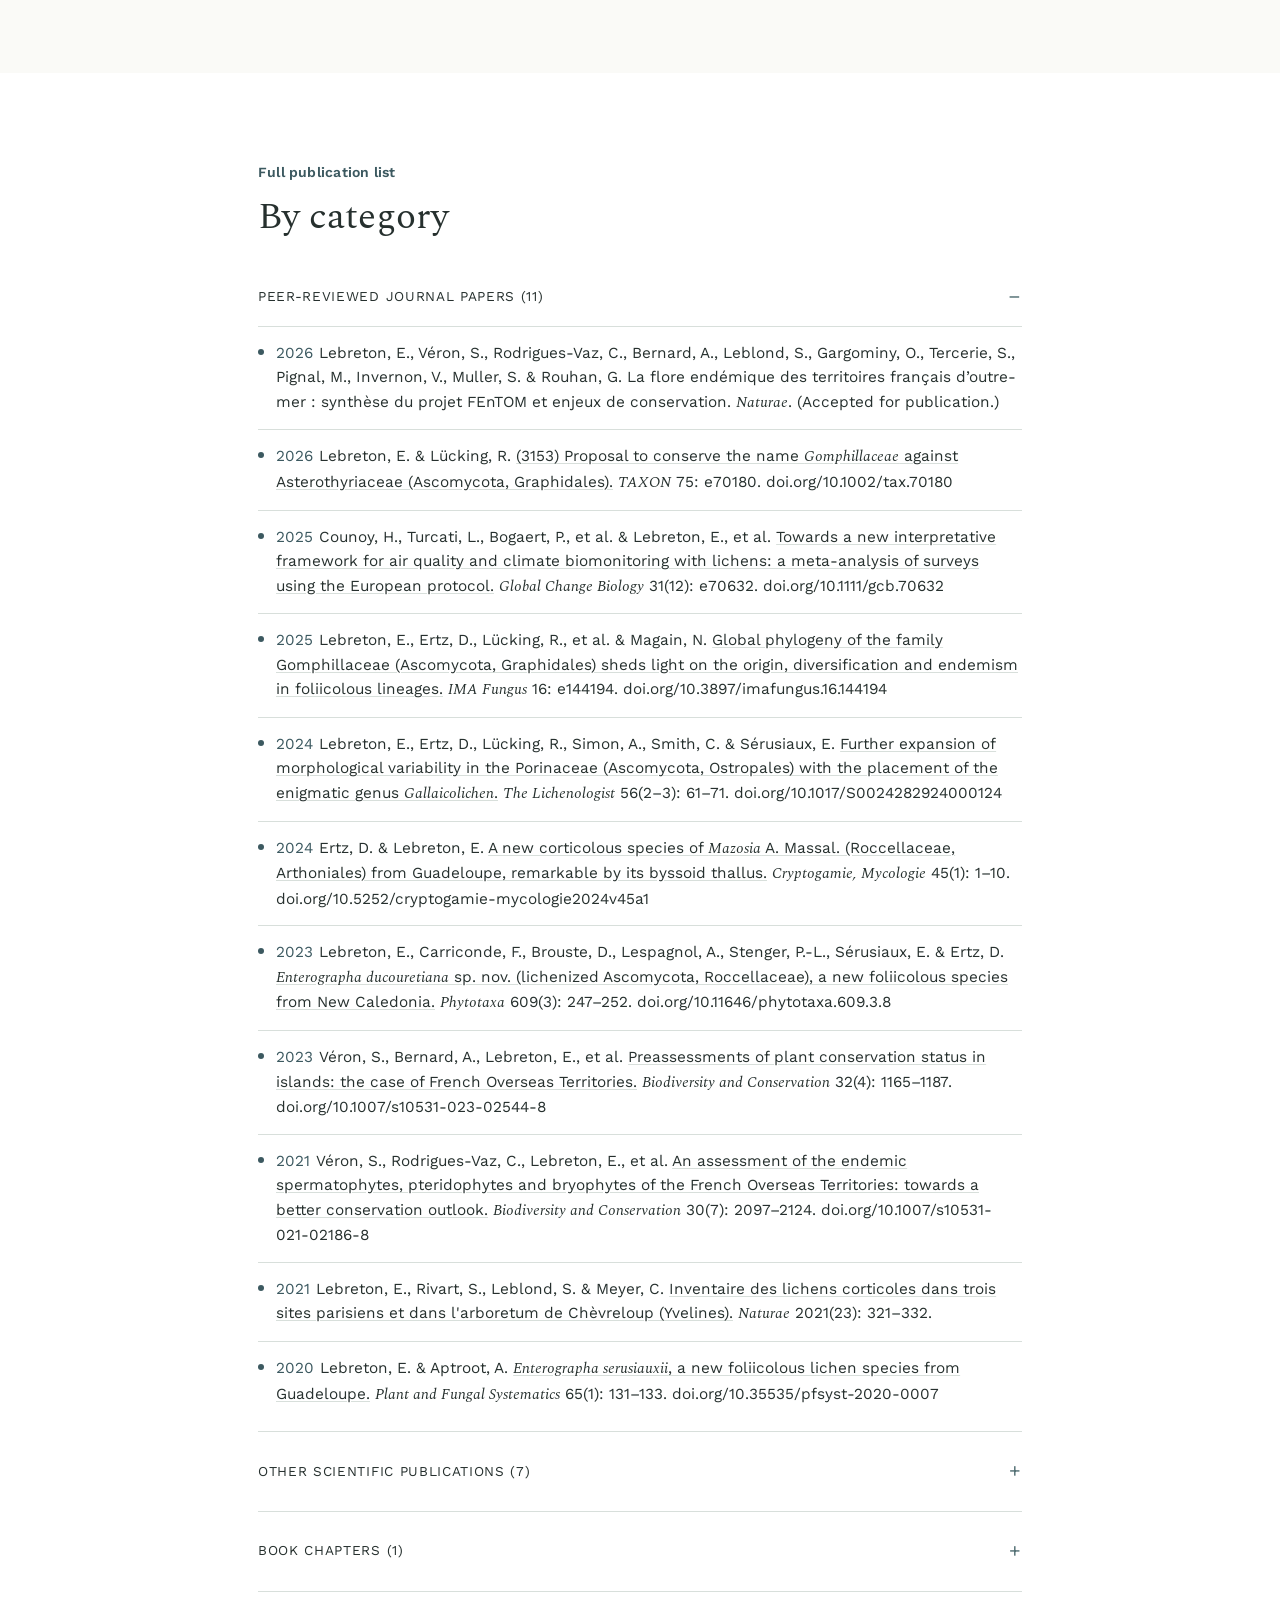
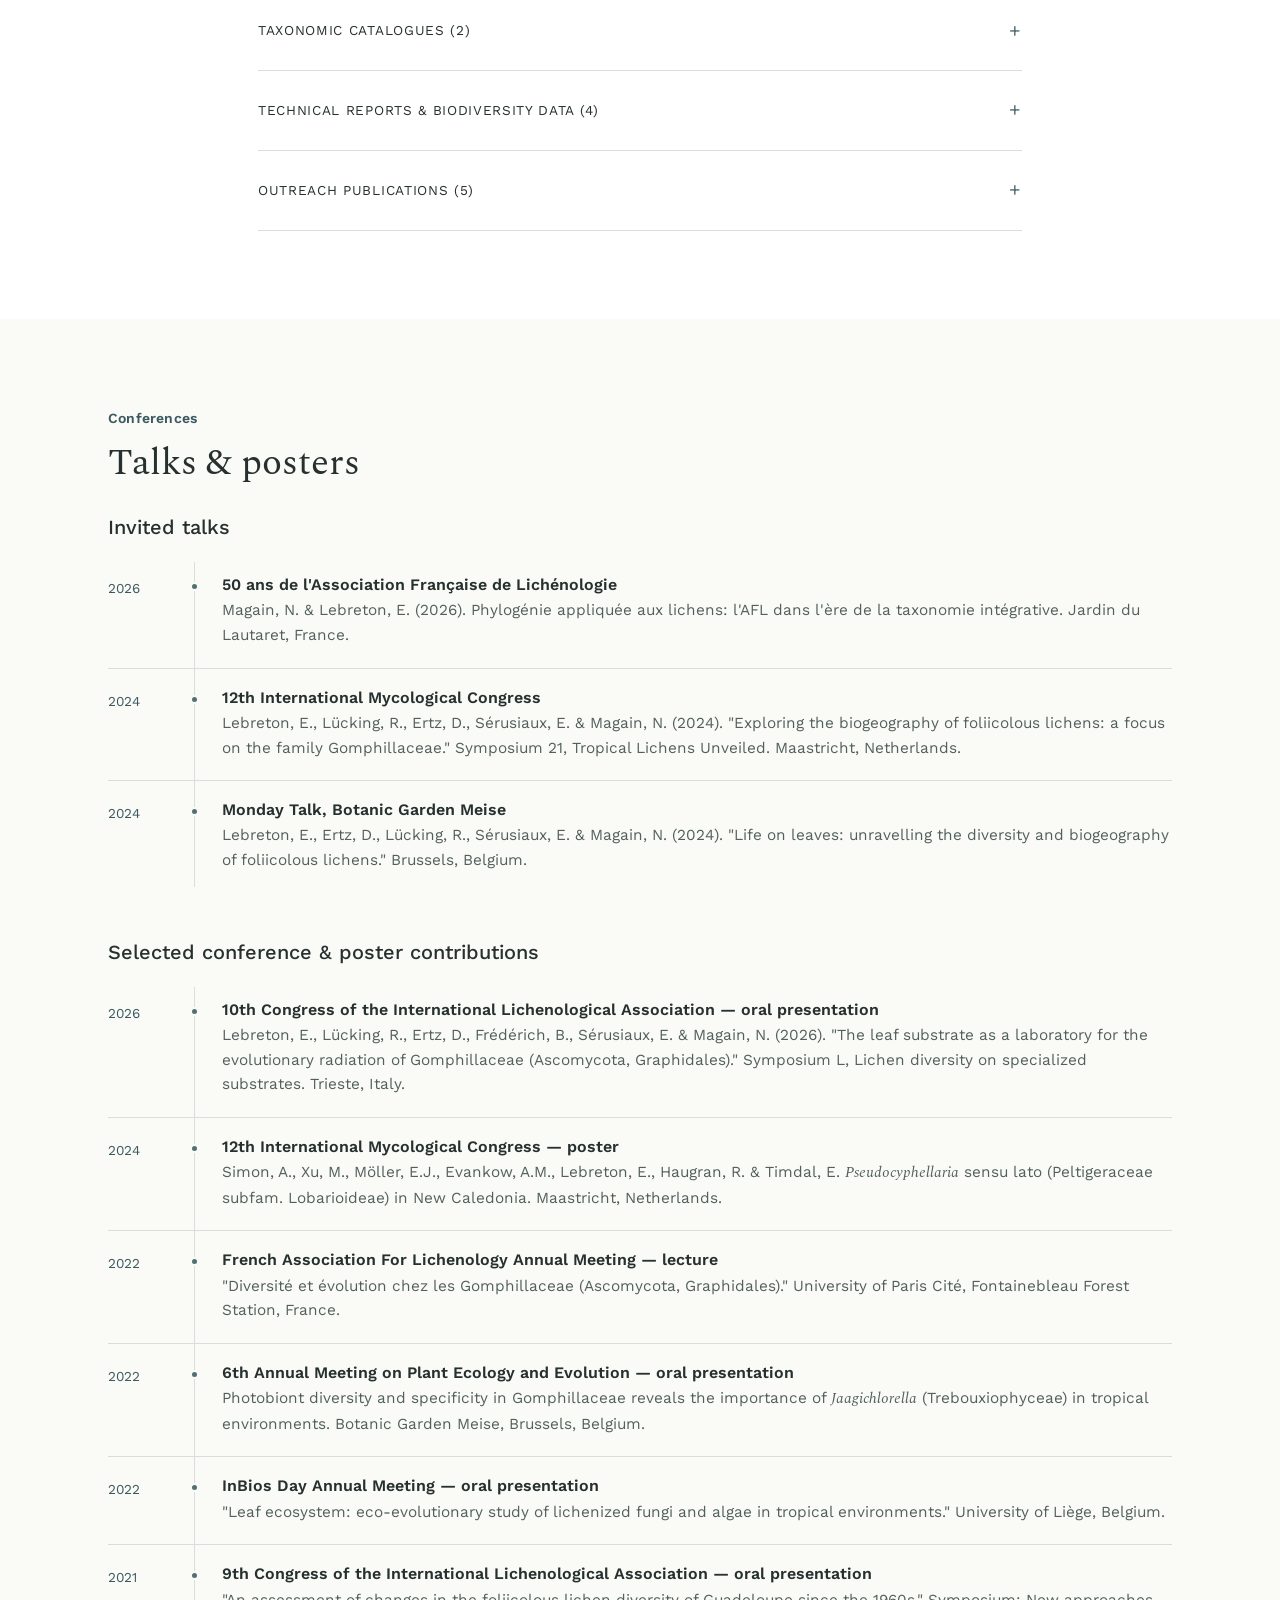
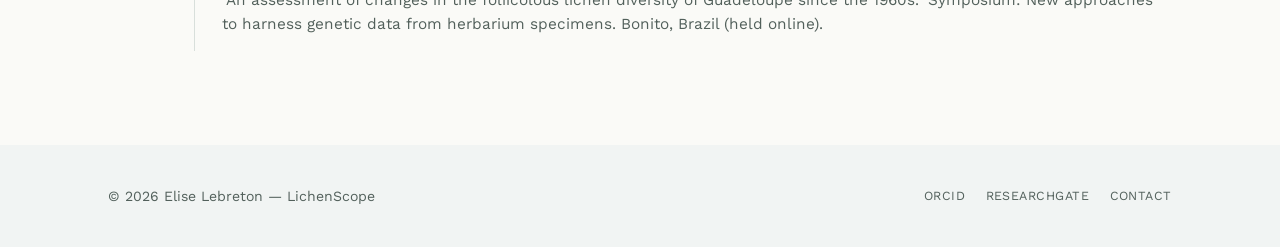
<file: publications.html>
<!DOCTYPE html>
<html lang="en">
<head>
<meta charset="UTF-8">
<meta name="viewport" content="width=device-width, initial-scale=1.0">
<title>Publications | Elise Lebreton — LichenScope</title>
<meta name="description" content="Peer-reviewed papers, reports and conference contributions by lichenologist Elise Lebreton.">
<link rel="icon" href="assets/img/favicon-lichenscope.svg" type="image/svg+xml">
<link rel="preconnect" href="https://fonts.googleapis.com">
<link rel="preconnect" href="https://fonts.gstatic.com" crossorigin>
<link href="https://fonts.googleapis.com/css2?family=Spectral:ital,wght@0,400;0,500;0,600;0,700;1,400;1,500&family=Work+Sans:wght@400;500;600;700&family=JetBrains+Mono:wght@400;500&display=swap" rel="stylesheet">
<link rel="stylesheet" href="assets/css/style.css">
<style>
  .pub-card h4 a,
  .pub-list-item .pub-title {
    color: inherit;
    border-bottom: 0;
    text-decoration: underline;
    text-decoration-color: var(--line);
    text-underline-offset: 0.15em;
  }
  .pub-card h4 a:hover,
  .pub-card h4 a:focus-visible,
  .pub-list-item .pub-title:hover,
  .pub-list-item .pub-title:focus-visible {
    color: var(--accent);
    text-decoration-color: currentColor;
  }
</style>
<style id="lichenscope-colours-and-fonts">
/* Only colours and font properties: keep the original page and layout. */
:root {
  --canopy: #f1f4f3;
  --canopy-soft: #e7ecea;
  --forest: #26302e;
  --forest-light: #526f73;
  --paper: #fafaf7;
  --paper-warm: #ffffff;
  --paper-on-dark: #26302e;
  --ink: #26302e;
  --ink-soft: #52605b;
  --accent: #526f73;
  --accent-deep: #3c5960;
  --accent-soft: #3c5960;
  --teal: #526f73;
  --line: #d8dfdb;
  --line-on-dark: #d8dfdb;
  --mono: 'Work Sans', -apple-system, 'Segoe UI', sans-serif;
}
h1, h2 { font-weight: 400; }
h3 { font-family: var(--body); font-weight: 500; }
.brand { font-family: var(--body); font-weight: 500; }
.site-header { background: rgba(250,250,247,.92); }
.profile-info .role { color: var(--ink-soft); }
.btn--solid, .btn--solid:hover { color: #ffffff; }
.expertise-wave { color: #af7b28; }
.section--dark .log-entry p { color: var(--ink-soft); }
.site-footer { color: var(--ink-soft); }
.footer-row a { color: var(--ink-soft); }
.footer-row a:hover { color: var(--accent-deep); }
.eyebrow {
  font-family: var(--body);
  font-size: .875rem;
  font-weight: 600;
  letter-spacing: .015em;
  text-transform: none;
  color: var(--accent-deep);
}
.eyebrow::before { display: none; }


/* Colour overrides for the existing inner pages, including inline light text. */
.section--dark .lede { color: var(--ink-soft) !important; }
.split-text a.see-also-box {
  border-color: var(--accent-deep);
  color: var(--accent-deep);
}
.split-text a.see-also-box:hover,
.split-text a.see-also-box:focus-visible {
  background: var(--accent-deep);
  color: #ffffff;
}
.lichen-gallery-grid img,
.lichen-gallery-grid video { background: rgba(38,48,46,.06); }
.reviewer-journals a { color: var(--ink); border-color: var(--line); }
</style>
</head>
<body>

<header class="site-header">
  <div class="nav-row">
    <a href="index.html" class="brand">
      <span class="brand-text">Elise Lebreton<span class="brand-sub">PhD</span></span>
    </a>
    <button class="nav-toggle" aria-label="Toggle navigation" aria-expanded="false">
      <svg viewBox="0 0 24 24" fill="none" stroke="currentColor" stroke-width="2"><line x1="3" y1="6" x2="21" y2="6"/><line x1="3" y1="12" x2="21" y2="12"/><line x1="3" y1="18" x2="21" y2="18"/></svg>
    </button>
    <nav class="main-nav">
      <ul>
        <li><a href="index.html">Home</a></li>
        <li><a href="research.html" class="active">Research</a></li>
        <li><a href="lichenscope.html">LichenScope</a></li>
        <li><a href="services.html">Services &amp; Outreach</a></li>
        <li><a href="cv.html">CV</a></li>
        <li><a href="contact.html">Contact</a></li>
      </ul>
    </nav>
  </div>
</header>

<main>

  <section class="container page-head">
    <p class="eyebrow">Publications</p>
    <h1>Papers, reports &amp; talks</h1>
    <p class="lede" style="max-width:680px">A full record of peer-reviewed papers, reports, books and conference contributions. See also <a href="https://orcid.org/0000-0002-4628-6521">ORCID</a> and <a href="https://www.researchgate.net/profile/Elise-Lebreton">ResearchGate</a> for live-updated lists.</p>
  </section>

  <!-- SELECTED -->
  <section class="section section--tight">
    <div class="container">
      <p class="eyebrow">Selected publications</p>

      <div class="pub-card reveal">
        <span class="pub-meta">TAXON 75: e70180 · 2026</span>
        <h4><a href="https://doi.org/10.1002/tax.70180">(3153) Proposal to conserve the name <span class="taxon">Gomphillaceae</span> against Asterothyriaceae (Ascomycota, Graphidales)</a></h4>
        <p>Lebreton, E. &amp; Lücking, R.</p>
        <a class="pub-link" href="https://doi.org/10.1002/tax.70180">doi.org/10.1002/tax.70180 ↗</a>
      </div>

      <div class="pub-card reveal">
        <span class="pub-meta">IMA Fungus · 2025</span>
        <h4><a href="https://doi.org/10.3897/imafungus.16.144194">Global phylogeny of the family Gomphillaceae (Ascomycota, Graphidales) sheds light on the origin, diversification and endemism in foliicolous lineages</a></h4>
        <p>Lebreton, E., Ertz, D., Lücking, R., Aptroot, A., Carriconde, F., Ah-Peng, C., Huang, J.-P., Chen, K.-H., Stenger, P.-L., da Silva Cáceres, M.E., van den Boom, P., Sérusiaux, E. &amp; Magain, N.</p>
        <a class="pub-link" href="https://doi.org/10.3897/imafungus.16.144194">doi.org/10.3897/imafungus.16.144194 ↗</a>
      </div>

      <div class="pub-card reveal">
        <span class="pub-meta">Global Change Biology 31(12): e70632 · 2025</span>
        <h4><a href="https://doi.org/10.1111/gcb.70632">Towards a new interpretative framework for air quality and climate biomonitoring with lichens: a meta-analysis of surveys using the European protocol</a></h4>
        <p>Counoy, H., Turcati, L., Bogaert, P., et al. &amp; Lebreton, E., et al.</p>
        <a class="pub-link" href="https://doi.org/10.1111/gcb.70632">doi.org/10.1111/gcb.70632 ↗</a>
      </div>

      <div class="pub-card reveal">
        <span class="pub-meta">The Lichenologist 56(2–3): 61–71 · 2024</span>
        <h4><a href="https://doi.org/10.1017/S0024282924000124">Further expansion of morphological variability in the Porinaceae (Ascomycota, Ostropales) with the placement of the enigmatic genus <span class="taxon">Gallaicolichen</span></a></h4>
        <p>Lebreton, E., Ertz, D., Lücking, R., Simon, A., Smith, C. &amp; Sérusiaux, E.</p>
        <a class="pub-link" href="https://doi.org/10.1017/S0024282924000124">doi.org/10.1017/S0024282924000124 ↗</a>
      </div>

      <div class="pub-card reveal">
        <span class="pub-meta">Biodiversity and Conservation 32(4): 1165–1187 · 2023</span>
        <h4><a href="https://doi.org/10.1007/s10531-023-02544-8">Preassessments of plant conservation status in islands: the case of French Overseas Territories</a></h4>
        <p>Véron, S., Bernard, A., Lebreton, E., et al.</p>
        <a class="pub-link" href="https://doi.org/10.1007/s10531-023-02544-8">doi.org/10.1007/s10531-023-02544-8 ↗</a>
      </div>

      <p style="margin-top:1.6em; color:var(--ink-soft)"><strong>Manuscripts in preparation:</strong> two manuscripts on Gomphillaceae evolution and classification are in progress — one targeted for submission to <em>Systematic Biology</em> in September 2026. See <a href="cv.html">CV →</a> for details.</p>

    </div>
  </section>

  <!-- FULL LIST -->
  <section class="section section--alt">
    <div class="container" style="max-width:820px">
      <p class="eyebrow">Full publication list</p>
      <h2>By category</h2>

      <details class="pub-group" open>
        <summary>Peer-reviewed journal papers (11)</summary>
        <div class="pub-list-item"><span class="yr">2026</span>Lebreton, E., Véron, S., Rodrigues-Vaz, C., Bernard, A., Leblond, S., Gargominy, O., Tercerie, S., Pignal, M., Invernon, V., Muller, S. &amp; Rouhan, G. La flore endémique des territoires français d’outre-mer : synthèse du projet FEnTOM et enjeux de conservation. <em>Naturae</em>. (Accepted for publication.)</div>
        <div class="pub-list-item"><span class="yr">2026</span>Lebreton, E. &amp; Lücking, R. <a class="pub-title" href="https://doi.org/10.1002/tax.70180">(3153) Proposal to conserve the name <span class="taxon">Gomphillaceae</span> against Asterothyriaceae (Ascomycota, Graphidales).</a> <em>TAXON</em> 75: e70180. <a href="https://doi.org/10.1002/tax.70180">doi.org/10.1002/tax.70180</a></div>
        <div class="pub-list-item"><span class="yr">2025</span>Counoy, H., Turcati, L., Bogaert, P., et al. &amp; Lebreton, E., et al. <a class="pub-title" href="https://doi.org/10.1111/gcb.70632">Towards a new interpretative framework for air quality and climate biomonitoring with lichens: a meta-analysis of surveys using the European protocol.</a> <em>Global Change Biology</em> 31(12): e70632. <a href="https://doi.org/10.1111/gcb.70632">doi.org/10.1111/gcb.70632</a></div>
        <div class="pub-list-item"><span class="yr">2025</span>Lebreton, E., Ertz, D., Lücking, R., et al. &amp; Magain, N. <a class="pub-title" href="https://doi.org/10.3897/imafungus.16.144194">Global phylogeny of the family Gomphillaceae (Ascomycota, Graphidales) sheds light on the origin, diversification and endemism in foliicolous lineages.</a> <em>IMA Fungus</em> 16: e144194. <a href="https://doi.org/10.3897/imafungus.16.144194">doi.org/10.3897/imafungus.16.144194</a></div>
        <div class="pub-list-item"><span class="yr">2024</span>Lebreton, E., Ertz, D., Lücking, R., Simon, A., Smith, C. &amp; Sérusiaux, E. <a class="pub-title" href="https://doi.org/10.1017/S0024282924000124">Further expansion of morphological variability in the Porinaceae (Ascomycota, Ostropales) with the placement of the enigmatic genus <span class="taxon">Gallaicolichen</span>.</a> <em>The Lichenologist</em> 56(2–3): 61–71. <a href="https://doi.org/10.1017/S0024282924000124">doi.org/10.1017/S0024282924000124</a></div>
        <div class="pub-list-item"><span class="yr">2024</span>Ertz, D. &amp; Lebreton, E. <a class="pub-title" href="https://doi.org/10.5252/cryptogamie-mycologie2024v45a1">A new corticolous species of <span class="taxon">Mazosia</span> A. Massal. (Roccellaceae, Arthoniales) from Guadeloupe, remarkable by its byssoid thallus.</a> <em>Cryptogamie, Mycologie</em> 45(1): 1–10. <a href="https://doi.org/10.5252/cryptogamie-mycologie2024v45a1">doi.org/10.5252/cryptogamie-mycologie2024v45a1</a></div>
        <div class="pub-list-item"><span class="yr">2023</span>Lebreton, E., Carriconde, F., Brouste, D., Lespagnol, A., Stenger, P.-L., Sérusiaux, E. &amp; Ertz, D. <a class="pub-title" href="https://doi.org/10.11646/phytotaxa.609.3.8"><span class="taxon">Enterographa ducouretiana</span> sp. nov. (lichenized Ascomycota, Roccellaceae), a new foliicolous species from New Caledonia.</a> <em>Phytotaxa</em> 609(3): 247–252. <a href="https://doi.org/10.11646/phytotaxa.609.3.8">doi.org/10.11646/phytotaxa.609.3.8</a></div>
        <div class="pub-list-item"><span class="yr">2023</span>Véron, S., Bernard, A., Lebreton, E., et al. <a class="pub-title" href="https://doi.org/10.1007/s10531-023-02544-8">Preassessments of plant conservation status in islands: the case of French Overseas Territories.</a> <em>Biodiversity and Conservation</em> 32(4): 1165–1187. <a href="https://doi.org/10.1007/s10531-023-02544-8">doi.org/10.1007/s10531-023-02544-8</a></div>
        <div class="pub-list-item"><span class="yr">2021</span>Véron, S., Rodrigues-Vaz, C., Lebreton, E., et al. <a class="pub-title" href="https://doi.org/10.1007/s10531-021-02186-8">An assessment of the endemic spermatophytes, pteridophytes and bryophytes of the French Overseas Territories: towards a better conservation outlook.</a> <em>Biodiversity and Conservation</em> 30(7): 2097–2124. <a href="https://doi.org/10.1007/s10531-021-02186-8">doi.org/10.1007/s10531-021-02186-8</a></div>
        <div class="pub-list-item"><span class="yr">2021</span>Lebreton, E., Rivart, S., Leblond, S. &amp; Meyer, C. <a class="pub-title" href="https://doi.org/10.5852/naturae2021a23">Inventaire des lichens corticoles dans trois sites parisiens et dans l'arboretum de Chèvreloup (Yvelines).</a> <em>Naturae</em> 2021(23): 321–332.</div>
        <div class="pub-list-item"><span class="yr">2020</span>Lebreton, E. &amp; Aptroot, A. <a class="pub-title" href="https://doi.org/10.35535/pfsyst-2020-0007"><span class="taxon">Enterographa serusiauxii</span>, a new foliicolous lichen species from Guadeloupe.</a> <em>Plant and Fungal Systematics</em> 65(1): 131–133. <a href="https://doi.org/10.35535/pfsyst-2020-0007">doi.org/10.35535/pfsyst-2020-0007</a></div>
      </details>

      <details class="pub-group">
        <summary>Other scientific publications (7)</summary>
        <div class="pub-list-item"><span class="yr">2025</span>Bertrand, M., Lebreton, E. &amp; Molina, J. <a class="pub-title" href="https://www.researchgate.net/profile/Michel-Bertrand-11/publication/398375742_Redecouverte_de_Gyalidea_asteriscus_Ascomycota_Gomphillaceae_a_Fournes_France_une_espece_tres_rare_retrouvee_apres_plus_de_cinquante_ans_dans_sa_localite_historique_francaise/links/69330cf29aa6b4649dbd653b/Redecouverte-de-Gyalidea-asteriscus-Ascomycota-Gomphillaceae-a-Fournes-France-une-espece-tres-rare-retrouvee-apres-plus-de-cinquante-ans-dans-sa-localite-historique-francaise.pdf">Redécouverte de <span class="taxon">Gyalidea asteriscus</span> (Ascomycota, Gomphillaceae) à Fournès (France): une espèce très rare retrouvée après plus de cinquante ans dans sa localité historique française.</a> <em>Bulletin de l'Association Française de Lichénologie</em> 50(2): 63–76.</div>
        <div class="pub-list-item"><span class="yr">2025</span>Blaise, P., Vust, M. &amp; Lebreton, E. <a class="pub-title" href="https://www.bryolich.ch/pdfs/meylania/Meylania%2076_5-20.pdf"><span class="taxon">Gyalidea cylindrica</span> Etayo et Vězda</a>. In: Dietrich, M., Blaise, P., Keller, C., Lebreton, E., et al. &amp; Westberg, M. Beiträge zur lichenologischen Erforschung der Schweiz — Folge 7. <em>Meylania</em> 76: 11–12.</div>
        <div class="pub-list-item"><span class="yr">2024</span>Van den Boom, P., Lebreton, E. &amp; Magain, N. <a class="pub-title" href="https://www.fschumm.de/Archive/Vol%2042%20Boom_Scoliciosporum%202024.pdf">A new lichen species, <span class="taxon">Scoliciosporum micareae</span> (lichenized Ascomycota, Scoliciosporaceae), occurring in western Europe.</a> <em>Archive for Lichenology</em> 42: 1–12.</div>
        <div class="pub-list-item"><span class="yr">2024</span>Roux, C., Poumarat, S., Magain, N., Lebreton, E., Uriac, P. &amp; Esnault, J. <a class="pub-title" href="https://www.researchgate.net/publication/[base64]">Quelques espèces nouvelles ou peu connues de <span class="taxon">Squamarina</span> (Stereocaulaceae, Lecanorales) de France.</a> <em>Bulletin de la Société linnéenne de Provence</em> 75: 79–140.</div>
        <div class="pub-list-item"><span class="yr">2023</span>Lebreton, E., Sérusiaux, E. &amp; Magain, N. <a class="pub-title" href="https://orbi.uliege.be/bitstream/2268/329835/1/_Lebreton-et-al-2023_AFL-apporte-son-soutien-PhD.pdf">L'Association française de lichénologie apporte son soutien à une thèse de doctorat portant sur les lichens des collectivités et départements français d'outre-mer.</a> <em>Bulletin de l'Association Française de Lichénologie</em> 48(2): 135–144.</div>
        <div class="pub-list-item"><span class="yr">2022</span>Roux, C., Poumarat, S., Monnat, J.-Y., Van Haluwyn, C., et al. &amp; Royau, A. <a class="pub-title" href="https://www.researchgate.net/publication/[base64]">Additions à la 3<sup>e</sup> édition du Catalogue des lichens de France (2).</a> <em>Bulletin de l'Association française de Lichénologie</em> 46(1): 1–30.</div>
        <div class="pub-list-item"><span class="yr">2019</span>Meric, J.-C., Lebreton, E. &amp; Roux, C. <a class="pub-title" href="https://www.researchgate.net/profile/Claude-Roux-2/publication/337673163_Lichenologie_a_Mirabeau_84_27_octobre_2018_Bull_Soc_linn_Provence_70_26-35/links/5dea4f6b92851c83646703e1/Lichenologie-a-Mirabeau-84-27-octobre-2018-Bull-Soc-linn-Provence-70-26-35.pdf">Lichénologie à Mirabeau (84): 27 octobre 2018.</a> <em>Bulletin de la Société linnéenne de Provence</em> 70: 26–35.</div>
      </details>

      <details class="pub-group">
        <summary>Book chapters (1)</summary>
        <div class="pub-list-item"><span class="yr">In prep.</span>Lebreton, E. et al. Neither plants nor simply fungi, the lichens kept in the Herbaria address many contemporary scientific questions. In: <em>Contribution of Herbaria to Biological Research in the 21st Century</em>. Edited by R. Marmeisse &amp; G. Rouhan. <em>Advances in Botanical Research</em> 124, Elsevier. (invited contribution)</div>
      </details>

      <details class="pub-group">
        <summary>Taxonomic catalogues (2)</summary>
        <div class="pub-list-item"><span class="yr">2025</span>Roux, C., Poumarat, S., Monnat, J.-Y., Farou, J.-L., et al. &amp; Mahé, L. <a class="pub-title" href="https://www.researchgate.net/profile/Claude-Roux-2/publication/391733458_Roux_C_et_coll_2025-_Catalogue_des_lichens_et_champignons_lichenicoles_de_France_metropolitaine_4e_edition_revue_et_augmentee_2025_Edit_Claude_Roux_Mirabeau_Vaucluse_2025_p_2_tomes/links/682579bfdf0e3f544f54840b/Roux-C-et-coll-2025-Catalogue-des-lichens-et-champignons-lichenicoles-de-France-metropolitaine-4e-edition-revue-et-augmentee-2025-Edit-Claude-Roux-Mirabeau-Vaucluse-2025-p-2-tomes.pdf"><em>Catalogue des lichens et champignons lichénicoles de France métropolitaine</em></a>. 4<sup>e</sup> édition revue et augmentée. Éd. Claude Roux, Mirabeau (Vaucluse), 2015 p.</div>
        <div class="pub-list-item"><span class="yr">2020</span>Roux, C., Poumarat, S., Monnat, J.-Y., Van Haluwyn, C., et al. &amp; Hurtado, C. <a class="pub-title" href="https://www.researchgate.net/publication/343222474_Catalogue_des_lichens_et_champignons_lichenicoles_de_France_metropolitaine_3e_edition_revue_et_augmentee_2020_Edit_Association_francaise_de_lichenologie_AFL_Fontainebleau_1769_p"><em>Catalogue des lichens et champignons lichénicoles de France métropolitaine</em></a>. 3<sup>e</sup> édition revue et augmentée. Association française de lichénologie, Fontainebleau, 1769 p.</div>
      </details>

      <details class="pub-group">
        <summary>Technical reports &amp; biodiversity data (4)</summary>
        <div class="pub-list-item"><span class="yr">2023</span>Lebreton, E. <a class="pub-title" href="http://dx.doi.org/10.13140/RG.2.2.35525.15848">La lichénofonge des territoires français d'Outre-mer: diversité et amélioration des connaissances actuelles en Nouvelle-Calédonie et Guadeloupe — Résultats des missions 2022.</a> PatriNat (OFB–MNHN–CNRS), Paris, 52 p. [technical report] <a href="http://dx.doi.org/10.13140/RG.2.2.35525.15848">dx.doi.org/10.13140/RG.2.2.35525.15848</a></div>
        <div class="pub-list-item"><span class="yr">2023</span>Lebreton, E. <a class="pub-title" href="https://orbi.uliege.be/handle/2268/331511">Les lichens guadeloupéens de la pierre à la phyllosphère.</a> Association Française de Lichénologie, Fontainebleau, 59 p. [technical report] <a href="https://orbi.uliege.be/handle/2268/331511">orbi.uliege.be/handle/2268/331511</a></div>
        <div class="pub-list-item"><span class="yr">2021</span>Gargominy, O., Tercerie, S., Régnier, C., Dupont, P., et al. &amp; Véron, S. <a class="pub-title" href="https://mnhn.hal.science/mnhn-04165050/">TAXREF v15.0, référentiel taxonomique pour la France.</a> [data paper]</div>
        <div class="pub-list-item"><span class="yr">2021</span>Véron, S., Rodrigues-Vaz, C., Lebreton, E., et al. <a class="pub-title" href="https://doi.org/10.5061/dryad.xpnvx0kfd">Checklists of endemic tracheophytes and bryophytes to the French Overseas Territories.</a> <em>Dryad</em>. [Dataset]</div>
      </details>

      <details class="pub-group">
        <summary>Outreach publications (5)</summary>
        <div class="pub-list-item"><span class="yr">2026</span>Lebreton, E. <a class="pub-title" href="https://ial-lichenology.org/wp-content/uploads/Issue591.pdf">The Association Française de Lichénologie turns 50. Report from the AFL anniversary symposium, Col du Lautaret, 5–7 June 2026.</a> <em>International Lichenological Newsletter</em> 59(1): 19–23.</div>
        <div class="pub-list-item"><span class="yr">2025</span>Lebreton, E. <a class="pub-title" href="https://ial-lichenology.org/wp-content/uploads/Issue581.pdf">Integrative taxonomy workshop: crossroad of generations and methods.</a> <em>International Lichenological Newsletter</em> 58(1): 12.</div>
        <div class="pub-list-item"><span class="yr">2025</span>Lebreton, E. <a class="pub-title" href="https://ial-lichenology.org/wp-content/uploads/Issue581.pdf">4793 taxa and counting: the 4th edition of the French lichen catalogue released.</a> <em>International Lichenological Newsletter</em> 58(1): 15.</div>
        <div class="pub-list-item"><span class="yr">2021</span>Lebreton, E. <a class="pub-title" href="https://ial-lichenology.org/wp-content/uploads/ILN54_2.pdf">New collaborators invited to participate in a thesis project on lichens (Gomphillaceae).</a> <em>International Lichenological Newsletter</em> 54(2): 33.</div>
        <div class="pub-list-item"><span class="yr">2020</span>Lebreton, E. <a class="pub-title" href="https://ial-lichenology.org/wp-content/uploads/ILN53_2.pdf">An unexpected stay in Guadeloupe (Lesser Antilles). In: Lichenologists during the COVID-19 pandemic.</a> <em>International Lichenological Newsletter</em> 53(2): 9.</div>
      </details>

    </div>
  </section>

  <!-- CONFERENCES -->
  <section class="section">
    <div class="container">
      <p class="eyebrow">Conferences</p>
      <h2>Talks &amp; posters</h2>

      <h3 style="margin-top:1.6em">Invited talks</h3>
      <div class="log" style="margin-top:1em">
        <div class="log-entry reveal">
          <span class="log-date">2026</span>
          <div><span class="log-dot"></span>
            <h4>50 ans de l'Association Française de Lichénologie</h4>
            <p>Magain, N. &amp; Lebreton, E. (2026). Phylogénie appliquée aux lichens: l'AFL dans l'ère de la taxonomie intégrative. Jardin du Lautaret, France.</p>
          </div>
        </div>
        <div class="log-entry reveal">
          <span class="log-date">2024</span>
          <div><span class="log-dot"></span>
            <h4>12th International Mycological Congress</h4>
            <p>Lebreton, E., Lücking, R., Ertz, D., Sérusiaux, E. &amp; Magain, N. (2024). "Exploring the biogeography of foliicolous lichens: a focus on the family Gomphillaceae." Symposium 21, Tropical Lichens Unveiled. Maastricht, Netherlands.</p>
          </div>
        </div>
        <div class="log-entry reveal">
          <span class="log-date">2024</span>
          <div><span class="log-dot"></span>
            <h4>Monday Talk, Botanic Garden Meise</h4>
            <p>Lebreton, E., Ertz, D., Lücking, R., Sérusiaux, E. &amp; Magain, N. (2024). "Life on leaves: unravelling the diversity and biogeography of foliicolous lichens." Brussels, Belgium.</p>
          </div>
        </div>
      </div>

      <h3 style="margin-top:2.4em">Selected conference &amp; poster contributions</h3>
      <div class="log" style="margin-top:1em">
        <div class="log-entry reveal">
          <span class="log-date">2026</span>
          <div><span class="log-dot"></span>
            <h4>10th Congress of the International Lichenological Association — oral presentation</h4>
            <p>Lebreton, E., Lücking, R., Ertz, D., Frédérich, B., Sérusiaux, E. &amp; Magain, N. (2026). "The leaf substrate as a laboratory for the evolutionary radiation of Gomphillaceae (Ascomycota, Graphidales)." Symposium L, Lichen diversity on specialized substrates. Trieste, Italy.</p>
          </div>
        </div>
        <div class="log-entry reveal">
          <span class="log-date">2024</span>
          <div><span class="log-dot"></span>
            <h4>12th International Mycological Congress — poster</h4>
            <p>Simon, A., Xu, M., Möller, E.J., Evankow, A.M., Lebreton, E., Haugran, R. &amp; Timdal, E. <em>Pseudocyphellaria</em> sensu lato (Peltigeraceae subfam. Lobarioideae) in New Caledonia. Maastricht, Netherlands.</p>
          </div>
        </div>
        <div class="log-entry reveal">
          <span class="log-date">2022</span>
          <div><span class="log-dot"></span>
            <h4>French Association For Lichenology Annual Meeting — lecture</h4>
            <p>"Diversité et évolution chez les Gomphillaceae (Ascomycota, Graphidales)." University of Paris Cité, Fontainebleau Forest Station, France.</p>
          </div>
        </div>
        <div class="log-entry reveal">
          <span class="log-date">2022</span>
          <div><span class="log-dot"></span>
            <h4>6th Annual Meeting on Plant Ecology and Evolution — oral presentation</h4>
            <p>Photobiont diversity and specificity in Gomphillaceae reveals the importance of <span class="taxon">Jaagichlorella</span> (Trebouxiophyceae) in tropical environments. Botanic Garden Meise, Brussels, Belgium.</p>
          </div>
        </div>
        <div class="log-entry reveal">
          <span class="log-date">2022</span>
          <div><span class="log-dot"></span>
            <h4>InBios Day Annual Meeting — oral presentation</h4>
            <p>"Leaf ecosystem: eco-evolutionary study of lichenized fungi and algae in tropical environments." University of Liège, Belgium.</p>
          </div>
        </div>
        <div class="log-entry reveal">
          <span class="log-date">2021</span>
          <div><span class="log-dot"></span>
            <h4>9th Congress of the International Lichenological Association — oral presentation</h4>
            <p>"An assessment of changes in the foliicolous lichen diversity of Guadeloupe since the 1960s." Symposium: New approaches to harness genetic data from herbarium specimens. Bonito, Brazil (held online).</p>
          </div>
        </div>
      </div>
    </div>
  </section>

</main>

<footer class="site-footer">
  <div class="container footer-row">
    <span>© 2026 Elise Lebreton — LichenScope</span>
    <div class="footer-links">
      <a href="https://orcid.org/0000-0002-4628-6521">ORCID</a>
      <a href="https://www.researchgate.net/profile/Elise-Lebreton">ResearchGate</a>
      <a href="contact.html">Contact</a>
    </div>
  </div>
</footer>

<script src="assets/js/main.js"></script>
</body>
</html>
</file>
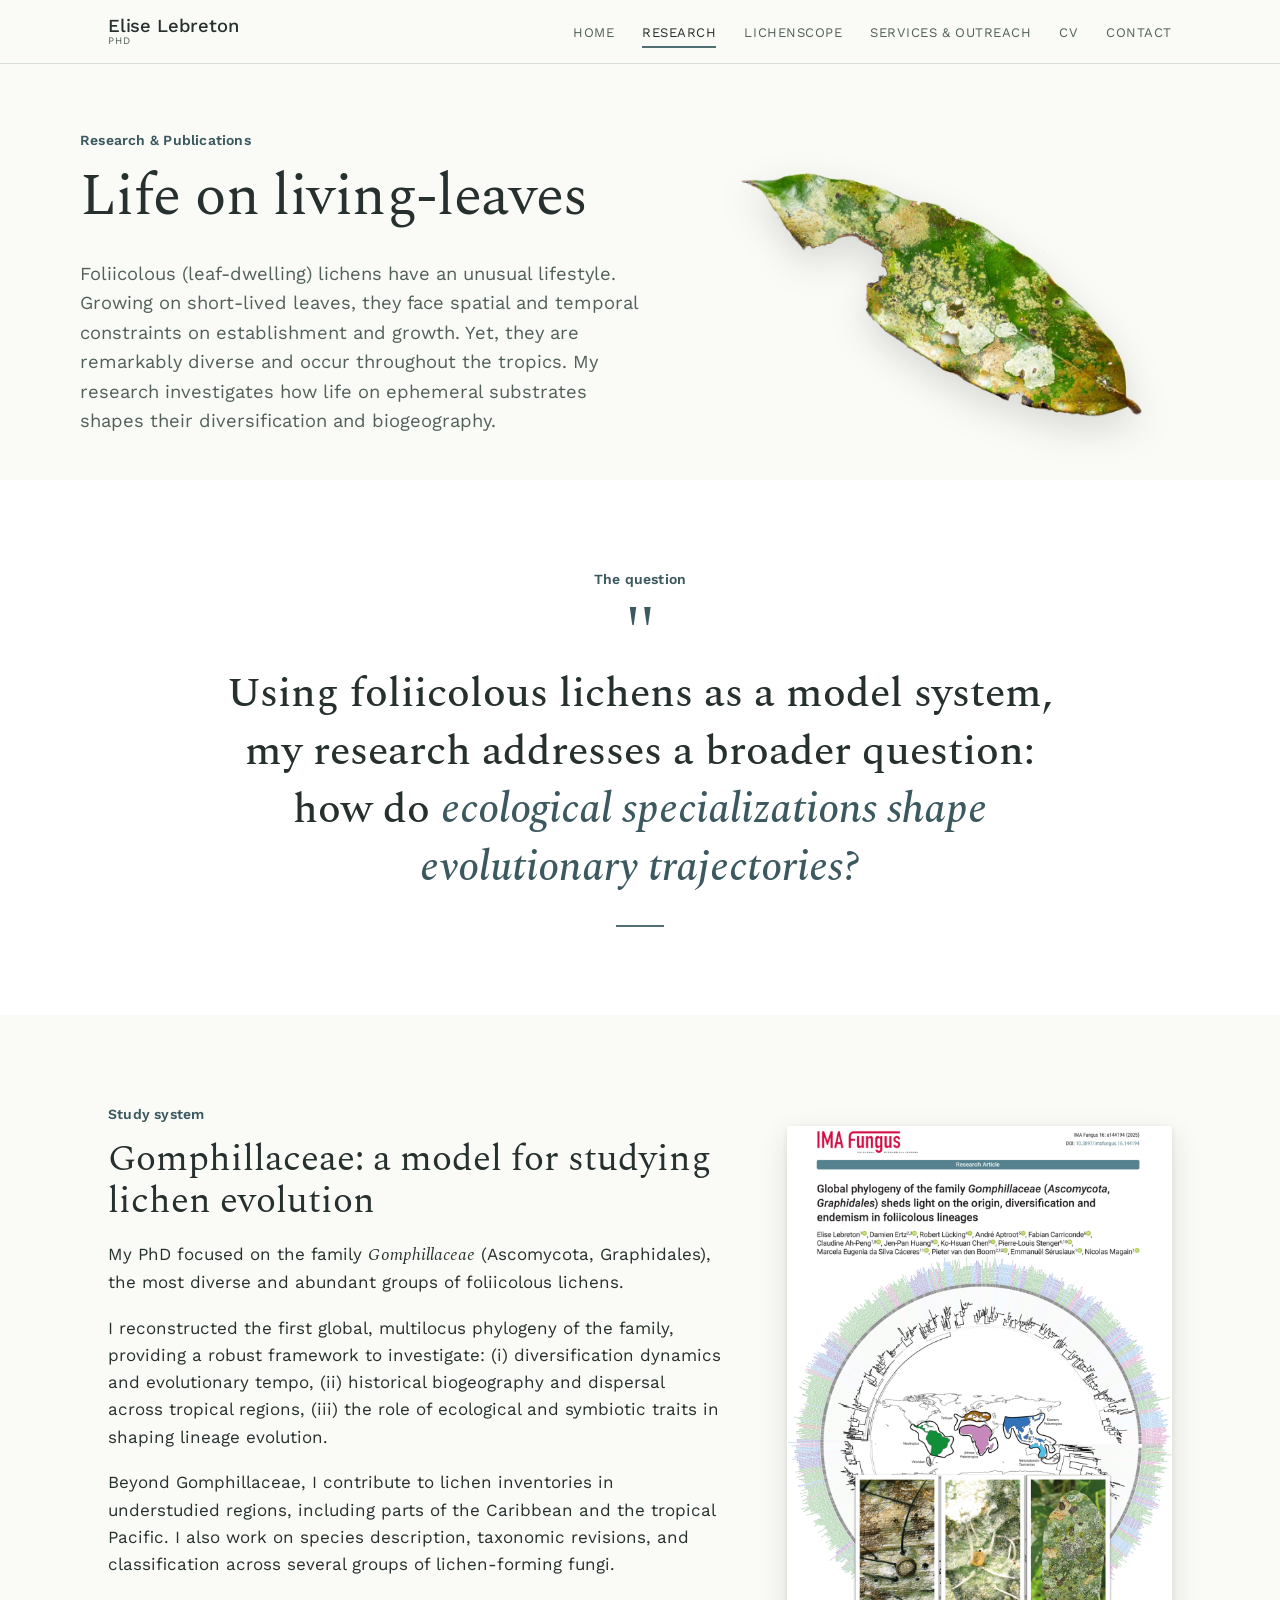
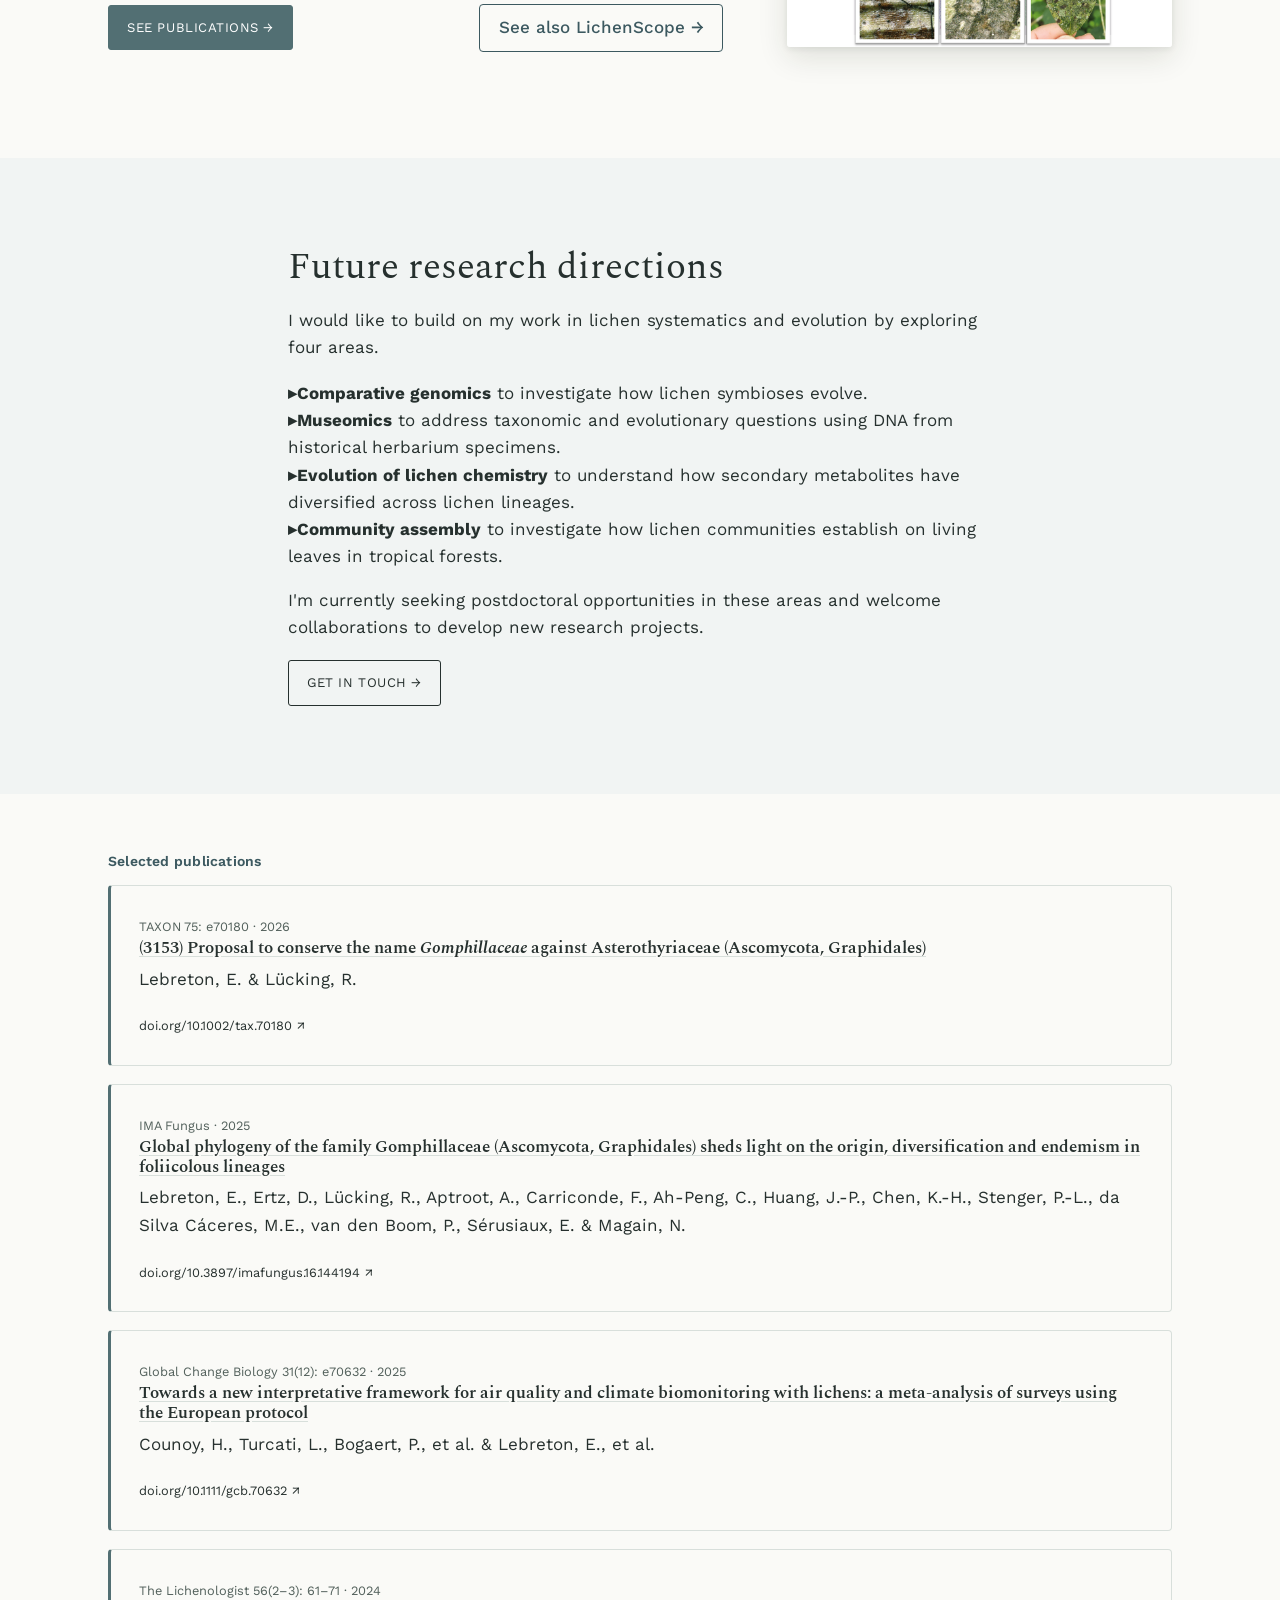
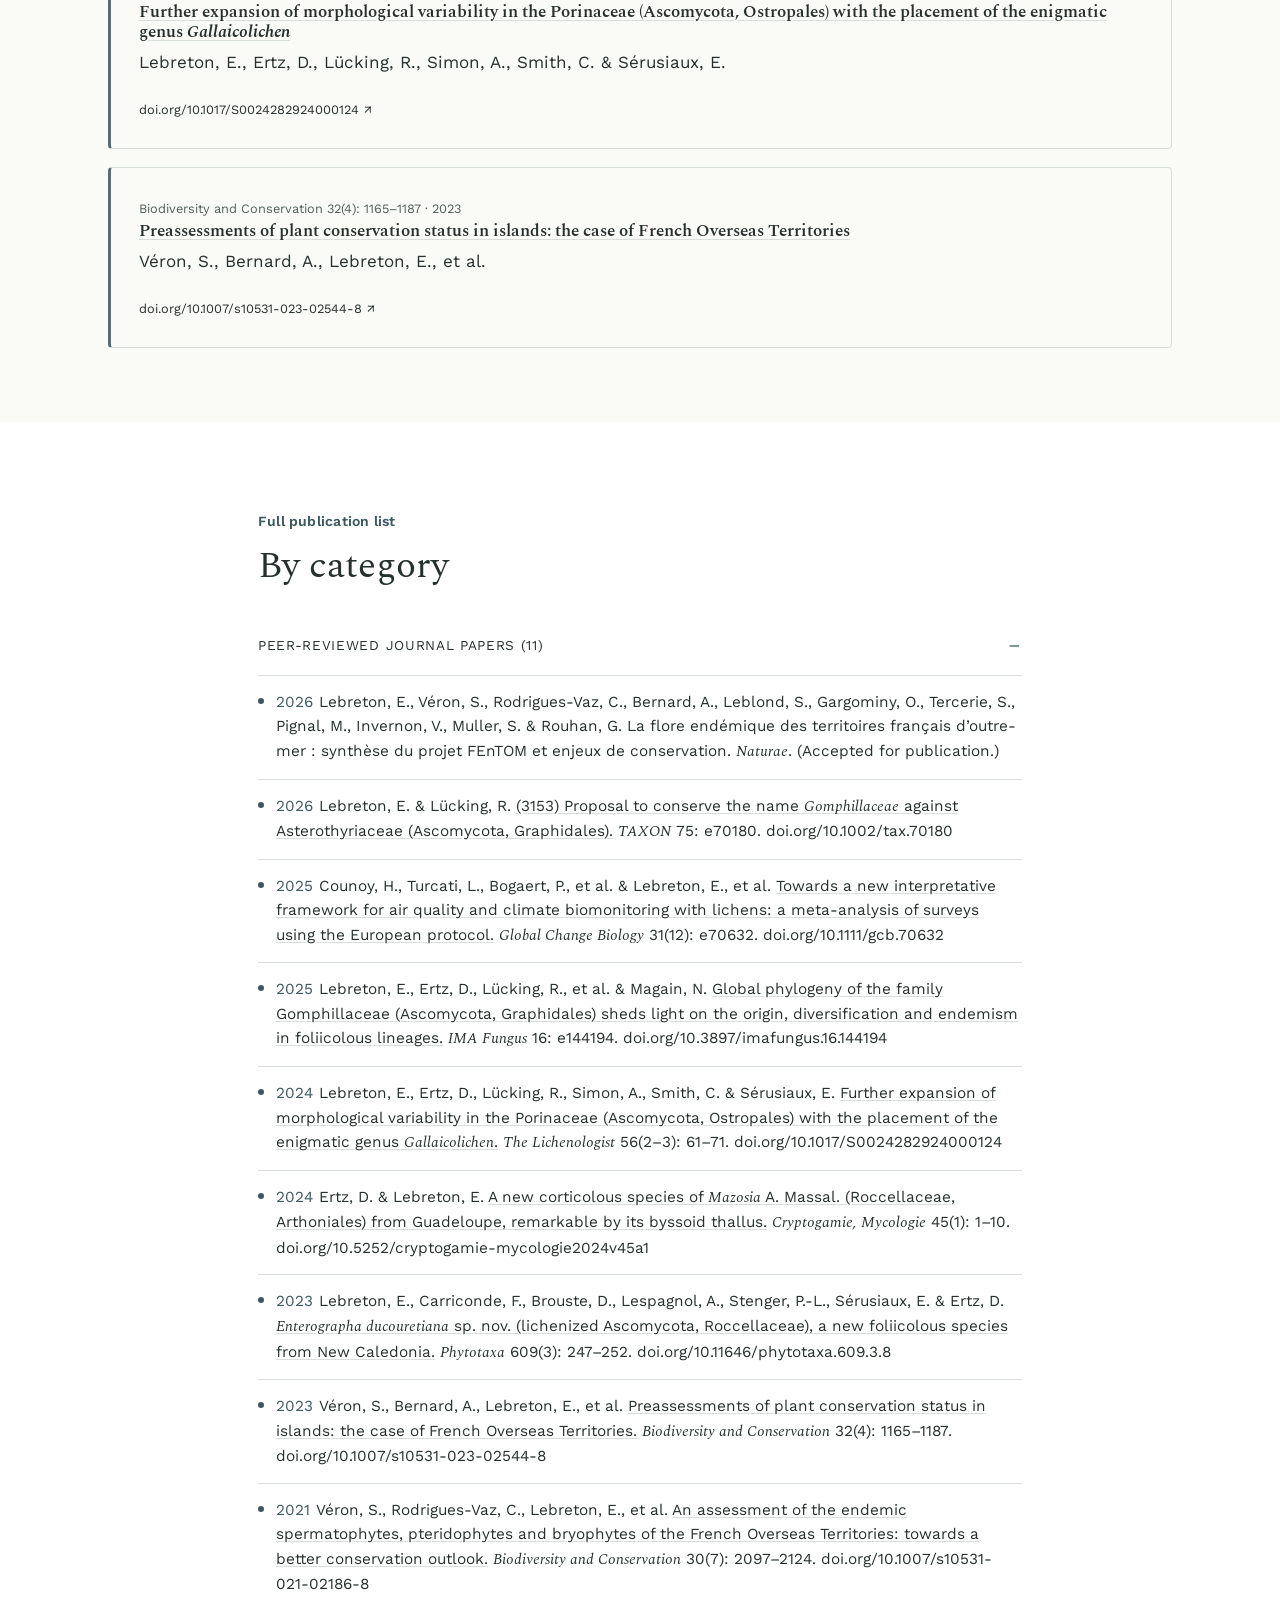
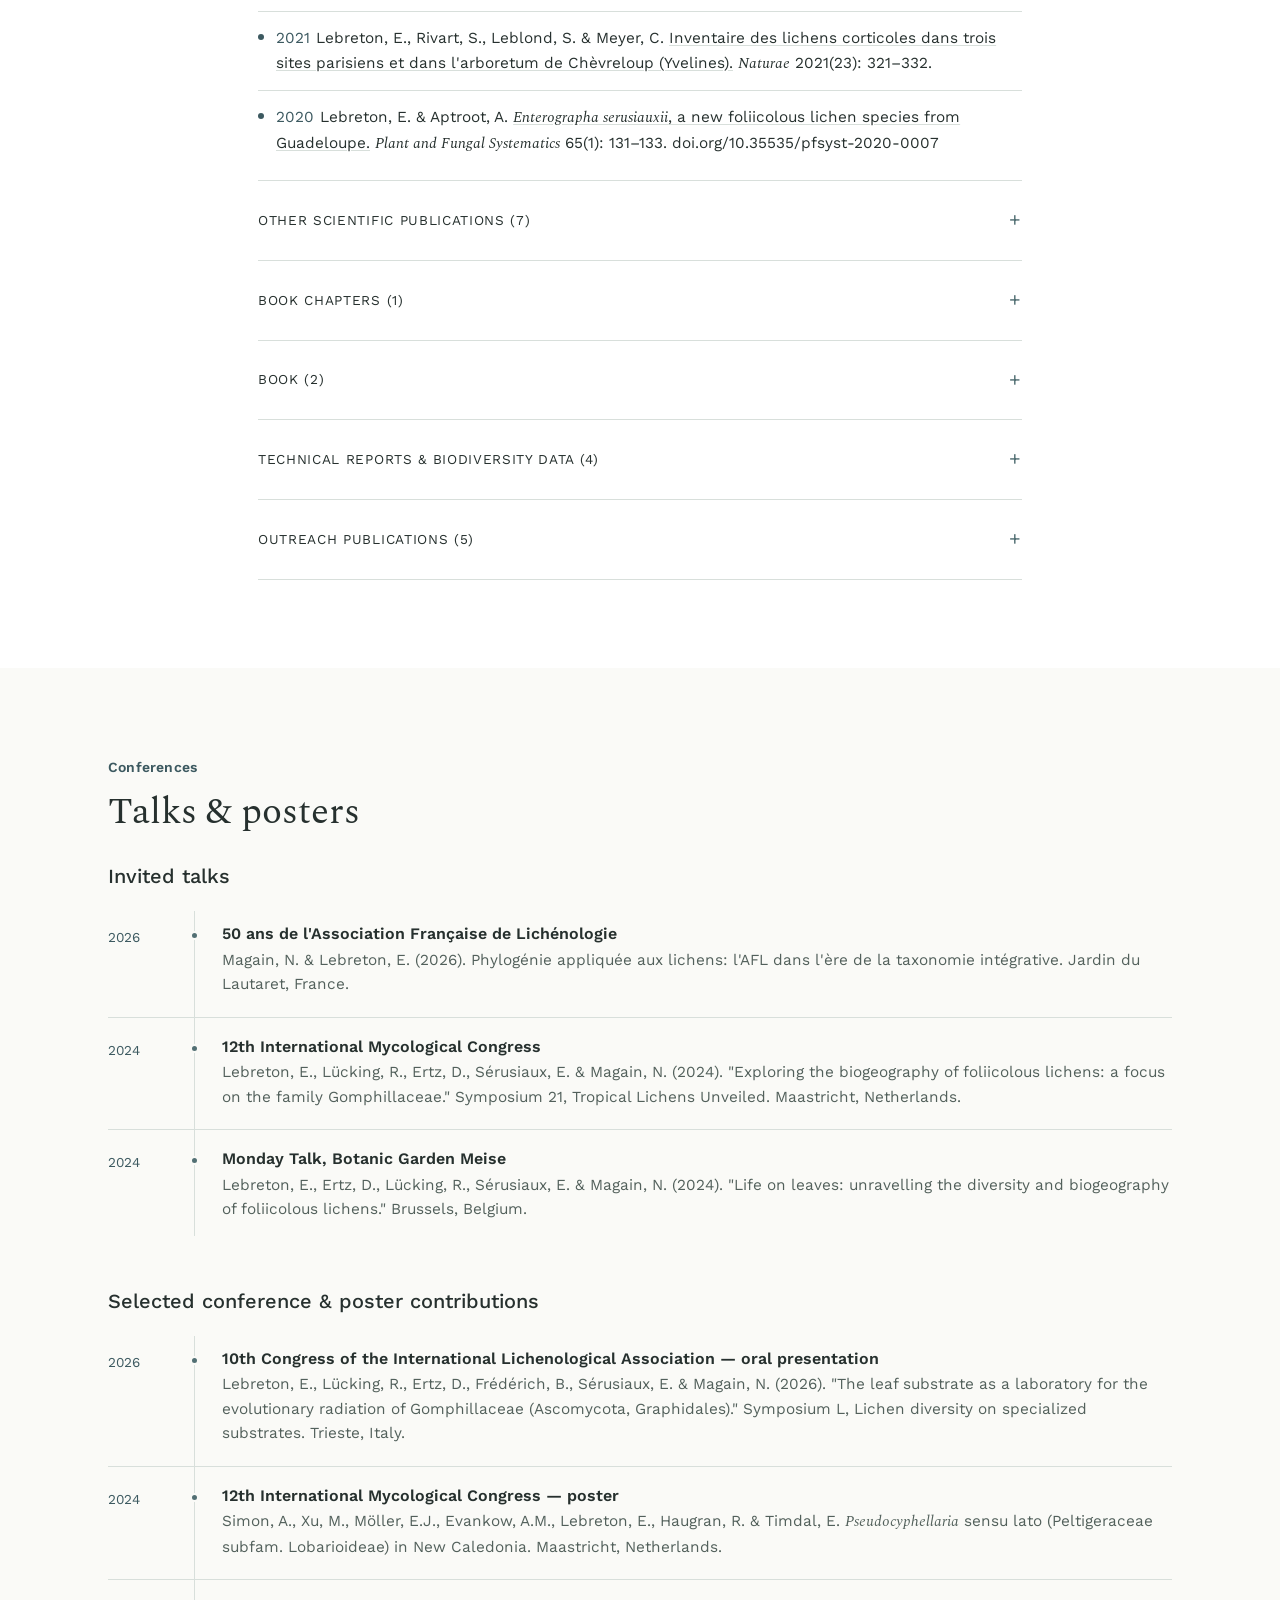
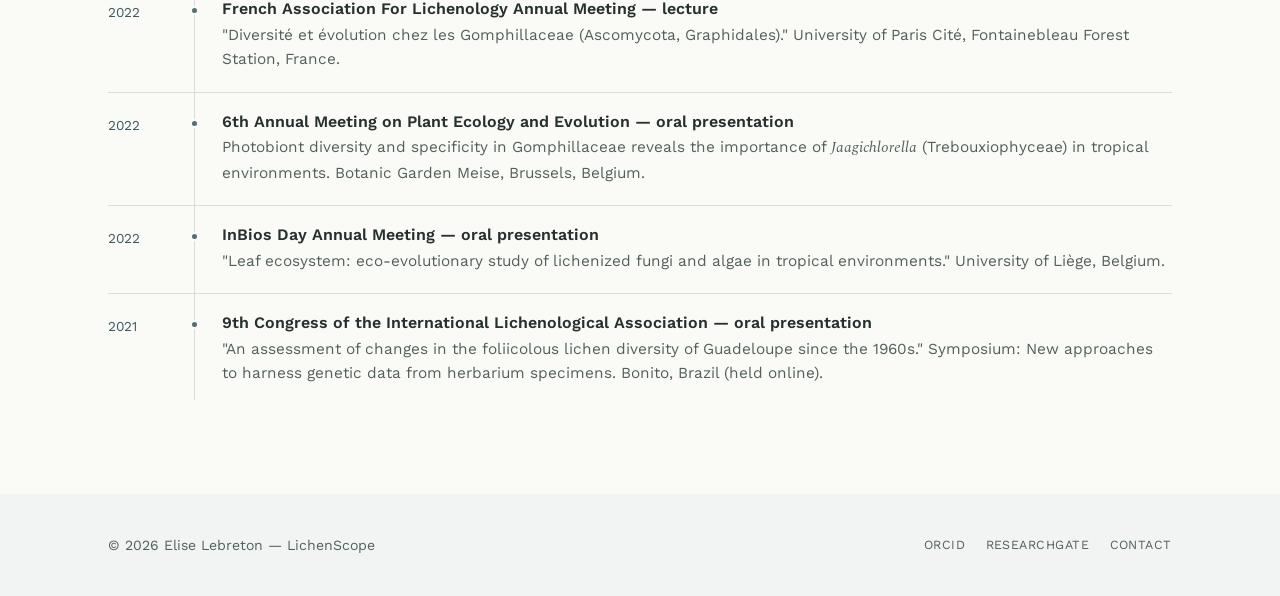
<file: research.html>
<!DOCTYPE html>
<html lang="en">
<head>
<meta charset="UTF-8">
<meta name="viewport" content="width=device-width, initial-scale=1.0">
<title>Research &amp; Publications | Elise Lebreton — LichenScope</title>
<meta name="description" content="Research overview: foliicolous lichens, the family Gomphillaceae, phylogenetics, species delimitation, macroevolution and tropical fieldwork.">
<link rel="icon" href="assets/img/favicon-lichenscope.svg" type="image/svg+xml">
<link rel="preconnect" href="https://fonts.googleapis.com">
<link rel="preconnect" href="https://fonts.gstatic.com" crossorigin>
<link href="https://fonts.googleapis.com/css2?family=Spectral:ital,wght@0,400;0,500;0,600;0,700;1,400;1,500&family=Work+Sans:wght@400;500;600;700&family=JetBrains+Mono:wght@400;500&display=swap" rel="stylesheet">
<link rel="stylesheet" href="assets/css/style.css">
<style>
  /* ===== EN-TÊTE AVEC PHOTO DE LA FEUILLE ===== */
  .page-head--with-image {
    display: grid;
    grid-template-columns: minmax(0, 1.1fr) minmax(0, 1fr);  /* texte à gauche, photo à droite */
    align-items: center;
    gap: clamp(1.5rem, 4vw, 3.5rem);
  }
  .nowrap {
    white-space: nowrap;   /* évite de couper le titre en "living-" / "leaves" */
  }
  .page-head-img {
    display: block;
    width: 100%;
    height: auto;
    filter: drop-shadow(0 14px 18px rgba(30, 40, 20, 0.15));  /* légère ombre sous la feuille */
  }
  /* ===== STUDY SYSTEM : TEXTE À GAUCHE, FIGURE À DROITE ===== */
  .split-with-figure {
    display: grid;
    grid-template-columns: minmax(0, 1.6fr) minmax(0, 1fr);
    align-items: center;
    gap: clamp(2rem, 5vw, 4rem);
  }
  .split-with-figure a.split-figure {
    display: block;
    border: 0;
    text-decoration: none;
  }
  .split-figure img {
    display: block;
    width: 100%;
    height: auto;
    border-radius: 3px;
    box-shadow: 0 10px 30px rgba(30, 40, 20, 0.12), 0 2px 6px rgba(30, 40, 20, 0.08);
    transition: transform 0.25s ease, box-shadow 0.25s ease;
  }
  .split-figure:hover img,
  .split-figure:focus-visible img {
    transform: translateY(-3px);
    box-shadow: 0 16px 36px rgba(30, 40, 20, 0.18), 0 3px 8px rgba(30, 40, 20, 0.1);
  }

  .split-text .study-links {
    display: flex;
    flex-wrap: wrap;
    align-items: center;
    justify-content: space-between;
    gap: 0.75rem 1rem;
    padding-block-start: 0.4em;
  }

  /* Encadré orange "See also LichenScope" */
  .split-text a.see-also-box {
    display: inline-block;
    padding: 0.55em 1.1em;
    border: 1.5px solid #b8481e;
    border-radius: 4px;
    color: #b8481e;
    font-weight: 500;
    text-decoration: none;
    transition: background 0.2s ease, color 0.2s ease;
  }
  .split-text a.see-also-box:hover,
  .split-text a.see-also-box:focus-visible {
    background: #b8481e;
    color: #f3efde;
  }

  /* Sur téléphone et petite tablette : les images passent sous le texte */
  @media (max-width: 860px) {
    .page-head--with-image,
    .split-with-figure {
      grid-template-columns: 1fr;
    }
    .page-head-img {
      max-width: 440px;
      margin: 0 auto;
    }
    .split-with-figure a.split-figure {
      max-width: 380px;
      margin: 0 auto;
    }
  }

  .pub-card h4 a,
  .pub-list-item .pub-title {
    color: inherit;
    border-bottom: 0;
    text-decoration: underline;
    text-decoration-color: var(--line);
    text-underline-offset: 0.15em;
  }
  .pub-card h4 a:hover,
  .pub-card h4 a:focus-visible,
  .pub-list-item .pub-title:hover,
  .pub-list-item .pub-title:focus-visible {
    color: var(--accent);
    text-decoration-color: currentColor;
  }
</style>
<style id="lichenscope-colours-and-fonts">
/* Only colours and font properties: keep the original page and layout. */
:root {
  --canopy: #f1f4f3;
  --canopy-soft: #e7ecea;
  --forest: #26302e;
  --forest-light: #526f73;
  --paper: #fafaf7;
  --paper-warm: #ffffff;
  --paper-on-dark: #26302e;
  --ink: #26302e;
  --ink-soft: #52605b;
  --accent: #526f73;
  --accent-deep: #3c5960;
  --accent-soft: #3c5960;
  --teal: #526f73;
  --line: #d8dfdb;
  --line-on-dark: #d8dfdb;
  --mono: 'Work Sans', -apple-system, 'Segoe UI', sans-serif;
}
h1, h2 { font-weight: 400; }
h3 { font-family: var(--body); font-weight: 500; }
.brand { font-family: var(--body); font-weight: 500; }
.site-header { background: rgba(250,250,247,.92); }
.profile-info .role { color: var(--ink-soft); }
.btn--solid, .btn--solid:hover { color: #ffffff; }
.expertise-wave { color: #af7b28; }
.section--dark .log-entry p { color: var(--ink-soft); }
.site-footer { color: var(--ink-soft); }
.footer-row a { color: var(--ink-soft); }
.footer-row a:hover { color: var(--accent-deep); }
.eyebrow {
  font-family: var(--body);
  font-size: .875rem;
  font-weight: 600;
  letter-spacing: .015em;
  text-transform: none;
  color: var(--accent-deep);
}
.eyebrow::before { display: none; }


/* Colour overrides for the existing inner pages, including inline light text. */
.section--dark .lede { color: var(--ink-soft) !important; }
.split-text a.see-also-box {
  border-color: var(--accent-deep);
  color: var(--accent-deep);
}
.split-text a.see-also-box:hover,
.split-text a.see-also-box:focus-visible {
  background: var(--accent-deep);
  color: #ffffff;
}
.lichen-gallery-grid img,
.lichen-gallery-grid video { background: rgba(38,48,46,.06); }
.reviewer-journals a { color: var(--ink); border-color: var(--line); }
</style>
</head>
<body>

<header class="site-header">
  <div class="nav-row">
    <a href="index.html" class="brand">
      <span class="brand-text">Elise Lebreton<span class="brand-sub">PhD</span></span>
    </a>
    <button class="nav-toggle" aria-label="Toggle navigation" aria-expanded="false">
      <svg viewBox="0 0 24 24" fill="none" stroke="currentColor" stroke-width="2"><line x1="3" y1="6" x2="21" y2="6"/><line x1="3" y1="12" x2="21" y2="12"/><line x1="3" y1="18" x2="21" y2="18"/></svg>
    </button>
    <nav class="main-nav">
      <ul>
        <li><a href="index.html">Home</a></li>
        <li><a href="research.html" class="active">Research</a></li>
        <li><a href="lichenscope.html">LichenScope</a></li>
        <li><a href="services.html">Services &amp; Outreach</a></li>
        <li><a href="cv.html">CV</a></li>
        <li><a href="contact.html">Contact</a></li>
      </ul>
    </nav>
  </div>
</header>

<main>

  <section class="container page-head page-head--with-image">
    <div class="page-head-text">
      <p class="eyebrow">Research &amp; Publications</p>
      <h1>Life on <span class="nowrap">living-leaves</span></h1>
      <p class="lede" style="max-width:680px">Foliicolous (leaf-dwelling) lichens have an unusual lifestyle. Growing on short-lived leaves, they face spatial and temporal constraints on establishment and growth. Yet, they are remarkably diverse and occur throughout the tropics. My research investigates how life on ephemeral substrates shapes their diversification and biogeography.</p>
    </div>
    <img class="page-head-img" src="assets/img/feuille.png" width="1200" height="774" alt="A living leaf covered with foliicolous lichens">
  </section>

  <!-- THE QUESTION -->
  <section class="section section--alt">
    <div class="container question-block">
      <p class="eyebrow">The question</p>
      <span class="question-mark" aria-hidden="true">"</span>
      <p class="question-statement">Using foliicolous lichens as a model system, my research addresses a broader question: how do <span class="accent">ecological specializations shape evolutionary trajectories?</span></p>
      <div class="question-rule"></div>
    </div>
  </section>

  <!-- STUDY SYSTEM -->
  <section class="section">
    <div class="container split-with-figure">
      <div class="split-text">
        <p class="eyebrow">Study system</p>
        <h2>Gomphillaceae: a model for studying lichen evolution</h2>
        <p>My PhD focused on the family <span class="taxon">Gomphillaceae</span> (Ascomycota, Graphidales), the most diverse and abundant groups of foliicolous lichens.</p>
        <p>I reconstructed the first global, multilocus phylogeny of the family, providing a robust framework to investigate: (i) diversification dynamics and evolutionary tempo, (ii) historical biogeography and dispersal across tropical regions, (iii) the role of ecological and symbiotic traits in shaping lineage evolution.</p>
        <p>Beyond Gomphillaceae, I contribute to lichen inventories in understudied regions, including parts of the Caribbean and the tropical Pacific. I also work on species description, taxonomic revisions, and classification across several groups of lichen-forming fungi.</p>
        <p class="study-links">
          <a href="#publications" class="btn btn--solid">See publications →</a>
          <a href="lichenscope.html" class="see-also-box">See also LichenScope →</a>
        </p>
      </div>
      <a class="split-figure" href="https://doi.org/10.3897/imafungus.16.144194" title="Read the article in IMA Fungus">
        <img src="assets/img/IMAF.png" width="900" height="1218" loading="lazy" alt="First page of Lebreton et al. (2025), IMA Fungus: global phylogeny of the family Gomphillaceae, with a world map of biogeographic regions and photographs of foliicolous lichens">
      </a>
    </div>
  </section>

  <!-- FUTURE RESEARCH DIRECTIONS -->
<section class="section section--dark">
  <div class="container" style="max-width:760px">
    <h2>Future research directions</h2>
    <p>
      I would like to build on my work in lichen systematics and evolution
      by exploring four areas.
    </p>
  <ul class="research-directions" style="margin-block: 1em;">
      <li>
        <strong>▸Comparative genomics</strong> to investigate how lichen
        symbioses evolve.
      </li>
      <li>
        <strong>▸Museomics</strong> to address taxonomic and evolutionary
        questions using DNA from historical herbarium specimens.
      </li>
      <li>
        <strong>▸Evolution of lichen chemistry</strong> to understand
        how secondary metabolites have diversified across lichen lineages.
      </li>
      <li>
        <strong>▸Community assembly</strong> to investigate how lichen
        communities establish on living leaves in tropical forests.
      </li>
    </ul>
<p>
I'm currently seeking postdoctoral opportunities in these areas and welcome collaborations to develop new research projects.
 </p>
<a href="contact.html" class="btn"
   style="background: transparent; color: inherit; border: 1px solid currentColor;">
  Get in touch →
</a>
  </div>
</section>

  <!-- SELECTED -->
  <section class="section section--tight" id="publications" style="scroll-margin-top: 7rem;">
    <div class="container">
      <p class="eyebrow">Selected publications</p>

      <div class="pub-card reveal">
        <span class="pub-meta">TAXON 75: e70180 · 2026</span>
        <h4><a href="https://doi.org/10.1002/tax.70180">(3153) Proposal to conserve the name <span class="taxon">Gomphillaceae</span> against Asterothyriaceae (Ascomycota, Graphidales)</a></h4>
        <p>Lebreton, E. &amp; Lücking, R.</p>
        <a class="pub-link" href="https://doi.org/10.1002/tax.70180">doi.org/10.1002/tax.70180 ↗</a>
      </div>

      <div class="pub-card reveal">
        <span class="pub-meta">IMA Fungus · 2025</span>
        <h4><a href="https://doi.org/10.3897/imafungus.16.144194">Global phylogeny of the family Gomphillaceae (Ascomycota, Graphidales) sheds light on the origin, diversification and endemism in foliicolous lineages</a></h4>
        <p>Lebreton, E., Ertz, D., Lücking, R., Aptroot, A., Carriconde, F., Ah-Peng, C., Huang, J.-P., Chen, K.-H., Stenger, P.-L., da Silva Cáceres, M.E., van den Boom, P., Sérusiaux, E. &amp; Magain, N.</p>
        <a class="pub-link" href="https://doi.org/10.3897/imafungus.16.144194">doi.org/10.3897/imafungus.16.144194 ↗</a>
      </div>

      <div class="pub-card reveal">
        <span class="pub-meta">Global Change Biology 31(12): e70632 · 2025</span>
        <h4><a href="https://doi.org/10.1111/gcb.70632">Towards a new interpretative framework for air quality and climate biomonitoring with lichens: a meta-analysis of surveys using the European protocol</a></h4>
        <p>Counoy, H., Turcati, L., Bogaert, P., et al. &amp; Lebreton, E., et al.</p>
        <a class="pub-link" href="https://doi.org/10.1111/gcb.70632">doi.org/10.1111/gcb.70632 ↗</a>
      </div>

      <div class="pub-card reveal">
        <span class="pub-meta">The Lichenologist 56(2–3): 61–71 · 2024</span>
        <h4><a href="https://doi.org/10.1017/S0024282924000124">Further expansion of morphological variability in the Porinaceae (Ascomycota, Ostropales) with the placement of the enigmatic genus <span class="taxon">Gallaicolichen</span></a></h4>
        <p>Lebreton, E., Ertz, D., Lücking, R., Simon, A., Smith, C. &amp; Sérusiaux, E.</p>
        <a class="pub-link" href="https://doi.org/10.1017/S0024282924000124">doi.org/10.1017/S0024282924000124 ↗</a>
      </div>

      <div class="pub-card reveal">
        <span class="pub-meta">Biodiversity and Conservation 32(4): 1165–1187 · 2023</span>
        <h4><a href="https://doi.org/10.1007/s10531-023-02544-8">Preassessments of plant conservation status in islands: the case of French Overseas Territories</a></h4>
        <p>Véron, S., Bernard, A., Lebreton, E., et al.</p>
        <a class="pub-link" href="https://doi.org/10.1007/s10531-023-02544-8">doi.org/10.1007/s10531-023-02544-8 ↗</a>
      </div>

         </div>
  </section>

  <!-- FULL LIST -->
  <section class="section section--alt">
    <div class="container" style="max-width:820px">
      <p class="eyebrow">Full publication list</p>
      <h2>By category</h2>

      <details class="pub-group" open>
        <summary>Peer-reviewed journal papers (11)</summary>
        <div class="pub-list-item"><span class="yr">2026</span>Lebreton, E., Véron, S., Rodrigues-Vaz, C., Bernard, A., Leblond, S., Gargominy, O., Tercerie, S., Pignal, M., Invernon, V., Muller, S. &amp; Rouhan, G. La flore endémique des territoires français d’outre-mer : synthèse du projet FEnTOM et enjeux de conservation. <em>Naturae</em>. (Accepted for publication.)</div>
        <div class="pub-list-item"><span class="yr">2026</span>Lebreton, E. &amp; Lücking, R. <a class="pub-title" href="https://doi.org/10.1002/tax.70180">(3153) Proposal to conserve the name <span class="taxon">Gomphillaceae</span> against Asterothyriaceae (Ascomycota, Graphidales).</a> <em>TAXON</em> 75: e70180. <a href="https://doi.org/10.1002/tax.70180">doi.org/10.1002/tax.70180</a></div>
        <div class="pub-list-item"><span class="yr">2025</span>Counoy, H., Turcati, L., Bogaert, P., et al. &amp; Lebreton, E., et al. <a class="pub-title" href="https://doi.org/10.1111/gcb.70632">Towards a new interpretative framework for air quality and climate biomonitoring with lichens: a meta-analysis of surveys using the European protocol.</a> <em>Global Change Biology</em> 31(12): e70632. <a href="https://doi.org/10.1111/gcb.70632">doi.org/10.1111/gcb.70632</a></div>
        <div class="pub-list-item"><span class="yr">2025</span>Lebreton, E., Ertz, D., Lücking, R., et al. &amp; Magain, N. <a class="pub-title" href="https://doi.org/10.3897/imafungus.16.144194">Global phylogeny of the family Gomphillaceae (Ascomycota, Graphidales) sheds light on the origin, diversification and endemism in foliicolous lineages.</a> <em>IMA Fungus</em> 16: e144194. <a href="https://doi.org/10.3897/imafungus.16.144194">doi.org/10.3897/imafungus.16.144194</a></div>
        <div class="pub-list-item"><span class="yr">2024</span>Lebreton, E., Ertz, D., Lücking, R., Simon, A., Smith, C. &amp; Sérusiaux, E. <a class="pub-title" href="https://doi.org/10.1017/S0024282924000124">Further expansion of morphological variability in the Porinaceae (Ascomycota, Ostropales) with the placement of the enigmatic genus <span class="taxon">Gallaicolichen</span>.</a> <em>The Lichenologist</em> 56(2–3): 61–71. <a href="https://doi.org/10.1017/S0024282924000124">doi.org/10.1017/S0024282924000124</a></div>
        <div class="pub-list-item"><span class="yr">2024</span>Ertz, D. &amp; Lebreton, E. <a class="pub-title" href="https://doi.org/10.5252/cryptogamie-mycologie2024v45a1">A new corticolous species of <span class="taxon">Mazosia</span> A. Massal. (Roccellaceae, Arthoniales) from Guadeloupe, remarkable by its byssoid thallus.</a> <em>Cryptogamie, Mycologie</em> 45(1): 1–10. <a href="https://doi.org/10.5252/cryptogamie-mycologie2024v45a1">doi.org/10.5252/cryptogamie-mycologie2024v45a1</a></div>
        <div class="pub-list-item"><span class="yr">2023</span>Lebreton, E., Carriconde, F., Brouste, D., Lespagnol, A., Stenger, P.-L., Sérusiaux, E. &amp; Ertz, D. <a class="pub-title" href="https://doi.org/10.11646/phytotaxa.609.3.8"><span class="taxon">Enterographa ducouretiana</span> sp. nov. (lichenized Ascomycota, Roccellaceae), a new foliicolous species from New Caledonia.</a> <em>Phytotaxa</em> 609(3): 247–252. <a href="https://doi.org/10.11646/phytotaxa.609.3.8">doi.org/10.11646/phytotaxa.609.3.8</a></div>
        <div class="pub-list-item"><span class="yr">2023</span>Véron, S., Bernard, A., Lebreton, E., et al. <a class="pub-title" href="https://doi.org/10.1007/s10531-023-02544-8">Preassessments of plant conservation status in islands: the case of French Overseas Territories.</a> <em>Biodiversity and Conservation</em> 32(4): 1165–1187. <a href="https://doi.org/10.1007/s10531-023-02544-8">doi.org/10.1007/s10531-023-02544-8</a></div>
        <div class="pub-list-item"><span class="yr">2021</span>Véron, S., Rodrigues-Vaz, C., Lebreton, E., et al. <a class="pub-title" href="https://doi.org/10.1007/s10531-021-02186-8">An assessment of the endemic spermatophytes, pteridophytes and bryophytes of the French Overseas Territories: towards a better conservation outlook.</a> <em>Biodiversity and Conservation</em> 30(7): 2097–2124. <a href="https://doi.org/10.1007/s10531-021-02186-8">doi.org/10.1007/s10531-021-02186-8</a></div>
        <div class="pub-list-item"><span class="yr">2021</span>Lebreton, E., Rivart, S., Leblond, S. &amp; Meyer, C. <a class="pub-title" href="https://doi.org/10.5852/naturae2021a23">Inventaire des lichens corticoles dans trois sites parisiens et dans l'arboretum de Chèvreloup (Yvelines).</a> <em>Naturae</em> 2021(23): 321–332.</div>
        <div class="pub-list-item"><span class="yr">2020</span>Lebreton, E. &amp; Aptroot, A. <a class="pub-title" href="https://doi.org/10.35535/pfsyst-2020-0007"><span class="taxon">Enterographa serusiauxii</span>, a new foliicolous lichen species from Guadeloupe.</a> <em>Plant and Fungal Systematics</em> 65(1): 131–133. <a href="https://doi.org/10.35535/pfsyst-2020-0007">doi.org/10.35535/pfsyst-2020-0007</a></div>
      </details>

      <details class="pub-group">
        <summary>Other scientific publications (7)</summary>
        <div class="pub-list-item"><span class="yr">2025</span>Bertrand, M., Lebreton, E. &amp; Molina, J. <a class="pub-title" href="https://www.researchgate.net/profile/Michel-Bertrand-11/publication/398375742_Redecouverte_de_Gyalidea_asteriscus_Ascomycota_Gomphillaceae_a_Fournes_France_une_espece_tres_rare_retrouvee_apres_plus_de_cinquante_ans_dans_sa_localite_historique_francaise/links/69330cf29aa6b4649dbd653b/Redecouverte-de-Gyalidea-asteriscus-Ascomycota-Gomphillaceae-a-Fournes-France-une-espece-tres-rare-retrouvee-apres-plus-de-cinquante-ans-dans-sa-localite-historique-francaise.pdf">Redécouverte de <span class="taxon">Gyalidea asteriscus</span> (Ascomycota, Gomphillaceae) à Fournès (France): une espèce très rare retrouvée après plus de cinquante ans dans sa localité historique française.</a> <em>Bulletin de l'Association Française de Lichénologie</em> 50(2): 63–76.</div>
        <div class="pub-list-item"><span class="yr">2025</span>Blaise, P., Vust, M. &amp; Lebreton, E. <a class="pub-title" href="https://www.bryolich.ch/pdfs/meylania/Meylania%2076_5-20.pdf"><span class="taxon">Gyalidea cylindrica</span> Etayo et Vězda</a>. In: Dietrich, M., Blaise, P., Keller, C., Lebreton, E., et al. &amp; Westberg, M. Beiträge zur lichenologischen Erforschung der Schweiz — Folge 7. <em>Meylania</em> 76: 11–12.</div>
        <div class="pub-list-item"><span class="yr">2024</span>Van den Boom, P., Lebreton, E. &amp; Magain, N. <a class="pub-title" href="https://www.fschumm.de/Archive/Vol%2042%20Boom_Scoliciosporum%202024.pdf">A new lichen species, <span class="taxon">Scoliciosporum micareae</span> (lichenized Ascomycota, Scoliciosporaceae), occurring in western Europe.</a> <em>Archive for Lichenology</em> 42: 1–12.</div>
        <div class="pub-list-item"><span class="yr">2024</span>Roux, C., Poumarat, S., Magain, N., Lebreton, E., Uriac, P. &amp; Esnault, J. <a class="pub-title" href="https://www.researchgate.net/publication/[base64]">Quelques espèces nouvelles ou peu connues de <span class="taxon">Squamarina</span> (Stereocaulaceae, Lecanorales) de France.</a> <em>Bulletin de la Société linnéenne de Provence</em> 75: 79–140.</div>
        <div class="pub-list-item"><span class="yr">2023</span>Lebreton, E., Sérusiaux, E. &amp; Magain, N. <a class="pub-title" href="https://orbi.uliege.be/bitstream/2268/329835/1/_Lebreton-et-al-2023_AFL-apporte-son-soutien-PhD.pdf">L'Association française de lichénologie apporte son soutien à une thèse de doctorat portant sur les lichens des collectivités et départements français d'outre-mer.</a> <em>Bulletin de l'Association Française de Lichénologie</em> 48(2): 135–144.</div>
        <div class="pub-list-item"><span class="yr">2022</span>Roux, C., Poumarat, S., Monnat, J.-Y., Van Haluwyn, C., et al. &amp; Royau, A. <a class="pub-title" href="https://www.researchgate.net/publication/[base64]">Additions à la 3<sup>e</sup> édition du Catalogue des lichens de France (2).</a> <em>Bulletin de l'Association française de Lichénologie</em> 46(1): 1–30.</div>
        <div class="pub-list-item"><span class="yr">2019</span>Meric, J.-C., Lebreton, E. &amp; Roux, C. <a class="pub-title" href="https://www.researchgate.net/profile/Claude-Roux-2/publication/337673163_Lichenologie_a_Mirabeau_84_27_octobre_2018_Bull_Soc_linn_Provence_70_26-35/links/5dea4f6b92851c83646703e1/Lichenologie-a-Mirabeau-84-27-octobre-2018-Bull-Soc-linn-Provence-70-26-35.pdf">Lichénologie à Mirabeau (84): 27 octobre 2018.</a> <em>Bulletin de la Société linnéenne de Provence</em> 70: 26–35.</div>
      </details>

      <details class="pub-group">
        <summary>Book chapters (1)</summary>
        <div class="pub-list-item"><span class="yr">In prep.</span>Lebreton, E. et al. Neither plants nor simply fungi, the lichens kept in the Herbaria address many contemporary scientific questions. In: <em>Contribution of Herbaria to Biological Research in the 21st Century</em>. Edited by R. Marmeisse &amp; G. Rouhan. <em>Advances in Botanical Research</em> 124, Elsevier. (invited contribution)</div>
      </details>

      <details class="pub-group">
        <summary>Book (2)</summary>
        <div class="pub-list-item"><span class="yr">2025</span>Roux, C., Poumarat, S., Monnat, J.-Y., Farou, J.-L., et al. &amp; Mahé, L. <a class="pub-title" href="https://www.researchgate.net/profile/Claude-Roux-2/publication/391733458_Roux_C_et_coll_2025-_Catalogue_des_lichens_et_champignons_lichenicoles_de_France_metropolitaine_4e_edition_revue_et_augmentee_2025_Edit_Claude_Roux_Mirabeau_Vaucluse_2025_p_2_tomes/links/682579bfdf0e3f544f54840b/Roux-C-et-coll-2025-Catalogue-des-lichens-et-champignons-lichenicoles-de-France-metropolitaine-4e-edition-revue-et-augmentee-2025-Edit-Claude-Roux-Mirabeau-Vaucluse-2025-p-2-tomes.pdf"><em>Catalogue des lichens et champignons lichénicoles de France métropolitaine</em></a>. 4<sup>e</sup> édition revue et augmentée. Éd. Claude Roux, Mirabeau (Vaucluse), 2015 p.</div>
        <div class="pub-list-item"><span class="yr">2020</span>Roux, C., Poumarat, S., Monnat, J.-Y., Van Haluwyn, C., et al. &amp; Hurtado, C. <a class="pub-title" href="https://www.researchgate.net/publication/343222474_Catalogue_des_lichens_et_champignons_lichenicoles_de_France_metropolitaine_3e_edition_revue_et_augmentee_2020_Edit_Association_francaise_de_lichenologie_AFL_Fontainebleau_1769_p"><em>Catalogue des lichens et champignons lichénicoles de France métropolitaine</em></a>. 3<sup>e</sup> édition revue et augmentée. Association française de lichénologie, Fontainebleau, 1769 p.</div>
      </details>

      <details class="pub-group">
        <summary>Technical reports &amp; biodiversity data (4)</summary>
        <div class="pub-list-item"><span class="yr">2023</span>Lebreton, E. <a class="pub-title" href="http://dx.doi.org/10.13140/RG.2.2.35525.15848">La lichénofonge des territoires français d'Outre-mer: diversité et amélioration des connaissances actuelles en Nouvelle-Calédonie et Guadeloupe — Résultats des missions 2022.</a> PatriNat (OFB–MNHN–CNRS), Paris, 52 p. [technical report] <a href="https://dx.doi.org/10.13140/RG.2.2.35525.15848">dx.doi.org/10.13140/RG.2.2.35525.15848</a></div>
        <div class="pub-list-item"><span class="yr">2023</span>Lebreton, E. <a class="pub-title" href="https://orbi.uliege.be/handle/2268/331511">Les lichens guadeloupéens de la pierre à la phyllosphère.</a> Association Française de Lichénologie, Fontainebleau, 59 p. [technical report] <a href="https://orbi.uliege.be/handle/2268/331511">orbi.uliege.be/handle/2268/331511</a></div>
        <div class="pub-list-item"><span class="yr">2021</span>Gargominy, O., Tercerie, S., Régnier, C., Dupont, P., et al. &amp; Véron, S. <a class="pub-title" href="https://mnhn.hal.science/mnhn-04165050/">TAXREF v15.0, référentiel taxonomique pour la France.</a> [data paper]</div>
        <div class="pub-list-item"><span class="yr">2021</span>Véron, S., Rodrigues-Vaz, C., Lebreton, E., et al. <a class="pub-title" href="https://doi.org/10.5061/dryad.xpnvx0kfd">Checklists of endemic tracheophytes and bryophytes to the French Overseas Territories.</a> <em>Dryad</em>. [Dataset]</div>
      </details>

      <details class="pub-group">
        <summary>Outreach publications (5)</summary>
        <div class="pub-list-item"><span class="yr">2026</span>Lebreton, E. <a class="pub-title" href="https://ial-lichenology.org/wp-content/uploads/Issue591.pdf">The Association Française de Lichénologie turns 50. Report from the AFL anniversary symposium, Col du Lautaret, 5–7 June 2026.</a> <em>International Lichenological Newsletter</em> 59(1): 19–23.</div>
        <div class="pub-list-item"><span class="yr">2025</span>Lebreton, E. <a class="pub-title" href="https://ial-lichenology.org/wp-content/uploads/Issue581.pdf">Integrative taxonomy workshop: crossroad of generations and methods.</a> <em>International Lichenological Newsletter</em> 58(1): 12.</div>
        <div class="pub-list-item"><span class="yr">2025</span>Lebreton, E. <a class="pub-title" href="https://ial-lichenology.org/wp-content/uploads/Issue581.pdf">4793 taxa and counting: the 4th edition of the French lichen catalogue released.</a> <em>International Lichenological Newsletter</em> 58(1): 15.</div>
        <div class="pub-list-item"><span class="yr">2021</span>Lebreton, E. <a class="pub-title" href="https://ial-lichenology.org/wp-content/uploads/ILN54_2.pdf">New collaborators invited to participate in a thesis project on lichens (Gomphillaceae).</a> <em>International Lichenological Newsletter</em> 54(2): 33.</div>
        <div class="pub-list-item"><span class="yr">2020</span>Lebreton, E. <a class="pub-title" href="https://ial-lichenology.org/wp-content/uploads/ILN53_2.pdf">An unexpected stay in Guadeloupe (Lesser Antilles). In: Lichenologists during the COVID-19 pandemic.</a> <em>International Lichenological Newsletter</em> 53(2): 9.</div>
      </details>

    </div>
  </section>

  <!-- CONFERENCES -->
  <section class="section">
    <div class="container">
      <p class="eyebrow">Conferences</p>
      <h2>Talks &amp; posters</h2>

      <h3 style="margin-top:1.6em">Invited talks</h3>
      <div class="log" style="margin-top:1em">
        <div class="log-entry reveal">
          <span class="log-date">2026</span>
          <div><span class="log-dot"></span>
            <h4>50 ans de l'Association Française de Lichénologie</h4>
            <p>Magain, N. &amp; Lebreton, E. (2026). Phylogénie appliquée aux lichens: l'AFL dans l'ère de la taxonomie intégrative. Jardin du Lautaret, France.</p>
          </div>
        </div>
        <div class="log-entry reveal">
          <span class="log-date">2024</span>
          <div><span class="log-dot"></span>
            <h4>12th International Mycological Congress</h4>
            <p>Lebreton, E., Lücking, R., Ertz, D., Sérusiaux, E. &amp; Magain, N. (2024). "Exploring the biogeography of foliicolous lichens: a focus on the family Gomphillaceae." Symposium 21, Tropical Lichens Unveiled. Maastricht, Netherlands.</p>
          </div>
        </div>
        <div class="log-entry reveal">
          <span class="log-date">2024</span>
          <div><span class="log-dot"></span>
            <h4>Monday Talk, Botanic Garden Meise</h4>
            <p>Lebreton, E., Ertz, D., Lücking, R., Sérusiaux, E. &amp; Magain, N. (2024). "Life on leaves: unravelling the diversity and biogeography of foliicolous lichens." Brussels, Belgium.</p>
          </div>
        </div>
      </div>

      <h3 style="margin-top:2.4em">Selected conference &amp; poster contributions</h3>
      <div class="log" style="margin-top:1em">
        <div class="log-entry reveal">
          <span class="log-date">2026</span>
          <div><span class="log-dot"></span>
            <h4>10th Congress of the International Lichenological Association — oral presentation</h4>
            <p>Lebreton, E., Lücking, R., Ertz, D., Frédérich, B., Sérusiaux, E. &amp; Magain, N. (2026). "The leaf substrate as a laboratory for the evolutionary radiation of Gomphillaceae (Ascomycota, Graphidales)." Symposium L, Lichen diversity on specialized substrates. Trieste, Italy.</p>
          </div>
        </div>
        <div class="log-entry reveal">
          <span class="log-date">2024</span>
          <div><span class="log-dot"></span>
            <h4>12th International Mycological Congress — poster</h4>
            <p>Simon, A., Xu, M., Möller, E.J., Evankow, A.M., Lebreton, E., Haugran, R. &amp; Timdal, E. <em>Pseudocyphellaria</em> sensu lato (Peltigeraceae subfam. Lobarioideae) in New Caledonia. Maastricht, Netherlands.</p>
          </div>
        </div>
        <div class="log-entry reveal">
          <span class="log-date">2022</span>
          <div><span class="log-dot"></span>
            <h4>French Association For Lichenology Annual Meeting — lecture</h4>
            <p>"Diversité et évolution chez les Gomphillaceae (Ascomycota, Graphidales)." University of Paris Cité, Fontainebleau Forest Station, France.</p>
          </div>
        </div>
        <div class="log-entry reveal">
          <span class="log-date">2022</span>
          <div><span class="log-dot"></span>
            <h4>6th Annual Meeting on Plant Ecology and Evolution — oral presentation</h4>
            <p>Photobiont diversity and specificity in Gomphillaceae reveals the importance of <span class="taxon">Jaagichlorella</span> (Trebouxiophyceae) in tropical environments. Botanic Garden Meise, Brussels, Belgium.</p>
          </div>
        </div>
        <div class="log-entry reveal">
          <span class="log-date">2022</span>
          <div><span class="log-dot"></span>
            <h4>InBios Day Annual Meeting — oral presentation</h4>
            <p>"Leaf ecosystem: eco-evolutionary study of lichenized fungi and algae in tropical environments." University of Liège, Belgium.</p>
          </div>
        </div>
        <div class="log-entry reveal">
          <span class="log-date">2021</span>
          <div><span class="log-dot"></span>
            <h4>9th Congress of the International Lichenological Association — oral presentation</h4>
            <p>"An assessment of changes in the foliicolous lichen diversity of Guadeloupe since the 1960s." Symposium: New approaches to harness genetic data from herbarium specimens. Bonito, Brazil (held online).</p>
          </div>
        </div>
      </div>
    </div>
  </section>

</main>

<footer class="site-footer">
  <div class="container footer-row">
    <span>© 2026 Elise Lebreton — LichenScope</span>
    <div class="footer-links">
      <a href="https://orcid.org/0000-0002-4628-6521">ORCID</a>
      <a href="https://www.researchgate.net/profile/Elise-Lebreton">ResearchGate</a>
      <a href="contact.html">Contact</a>
    </div>
  </div>
</footer>

<script src="assets/js/main.js"></script>
</body>
</html>
</file>
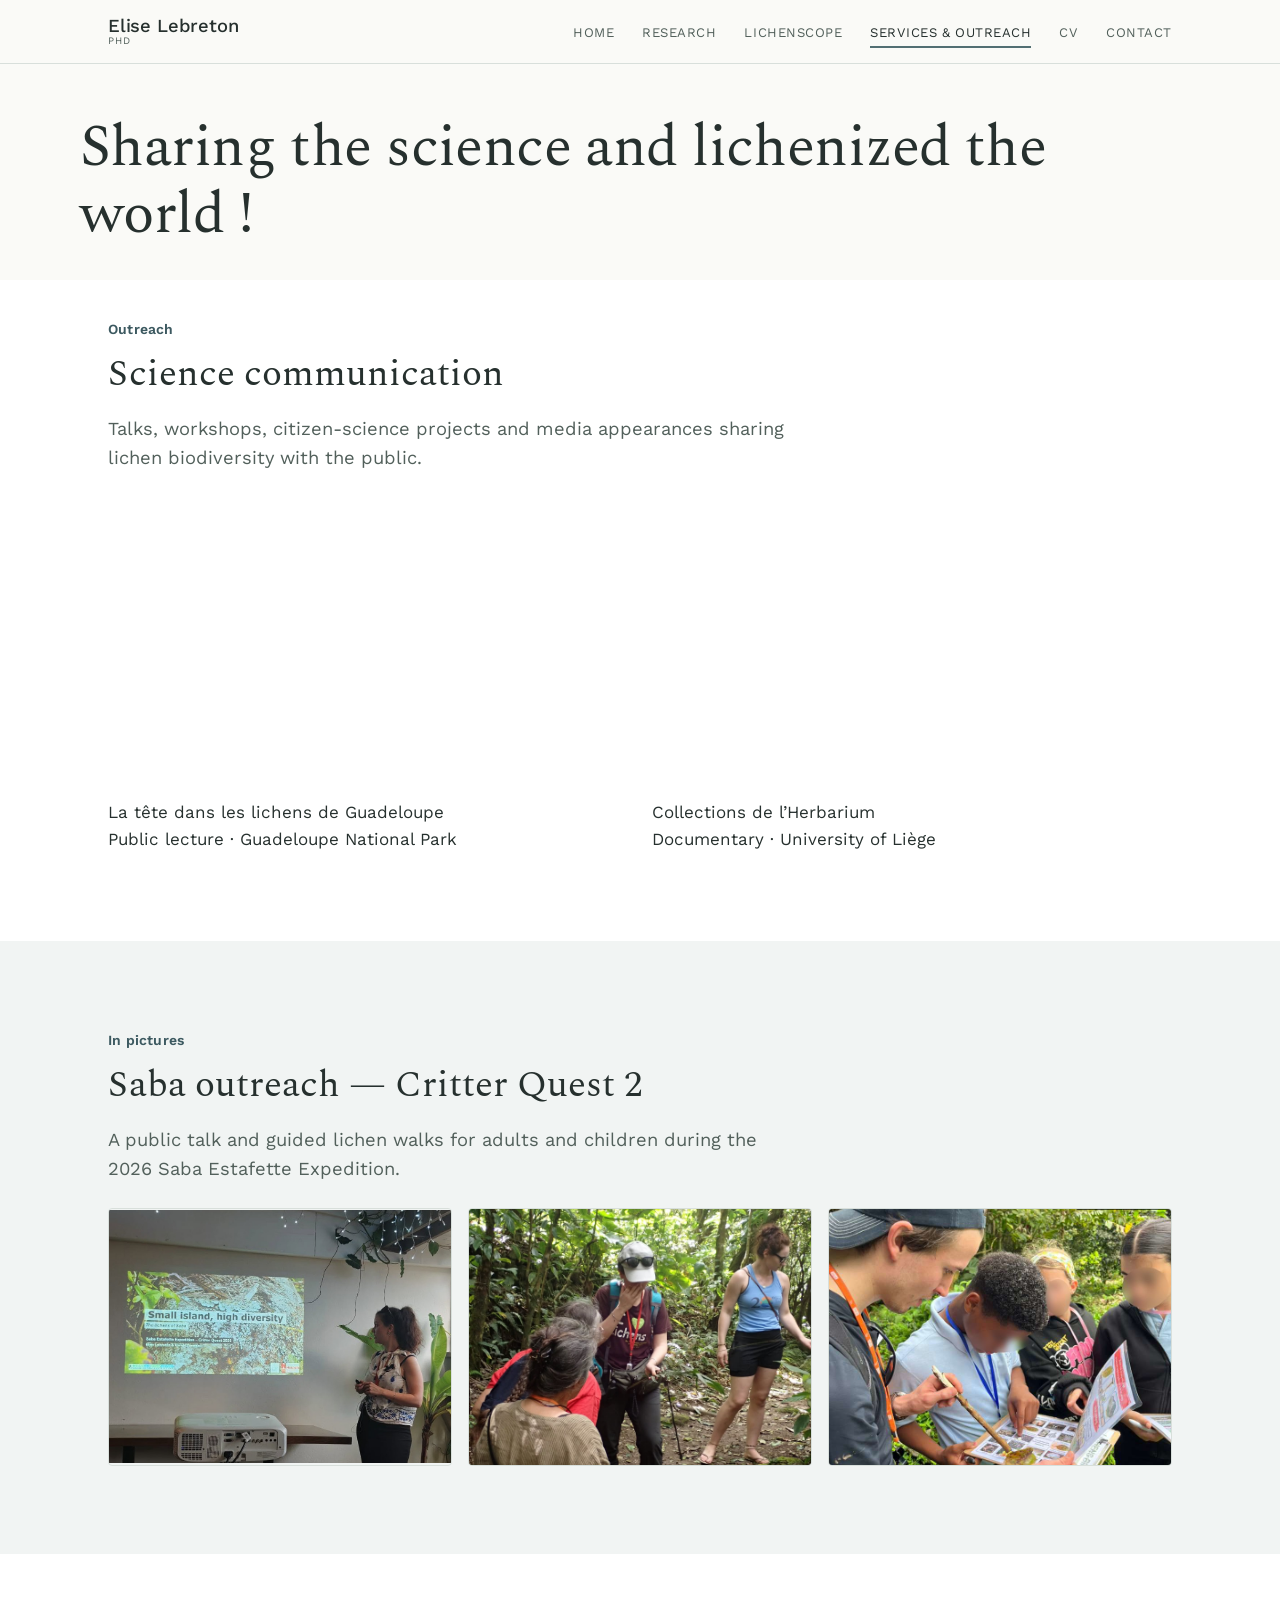
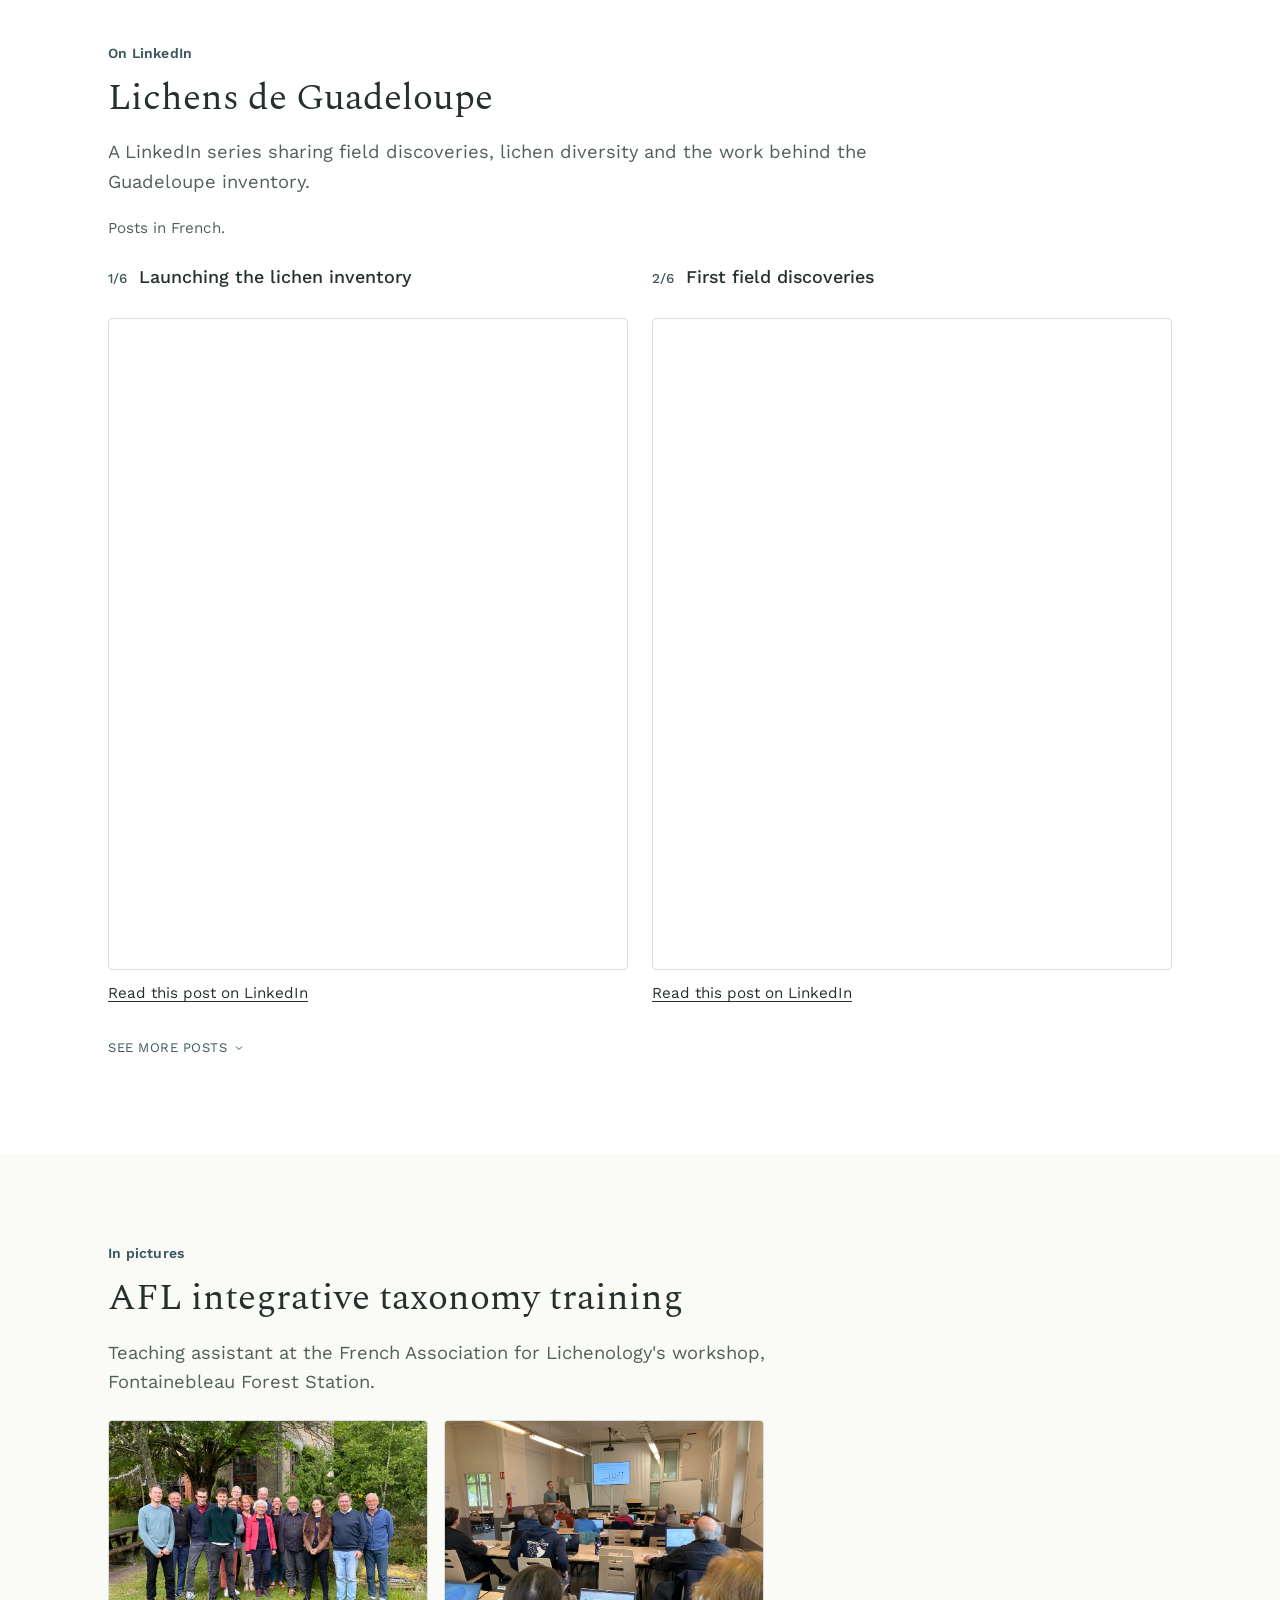
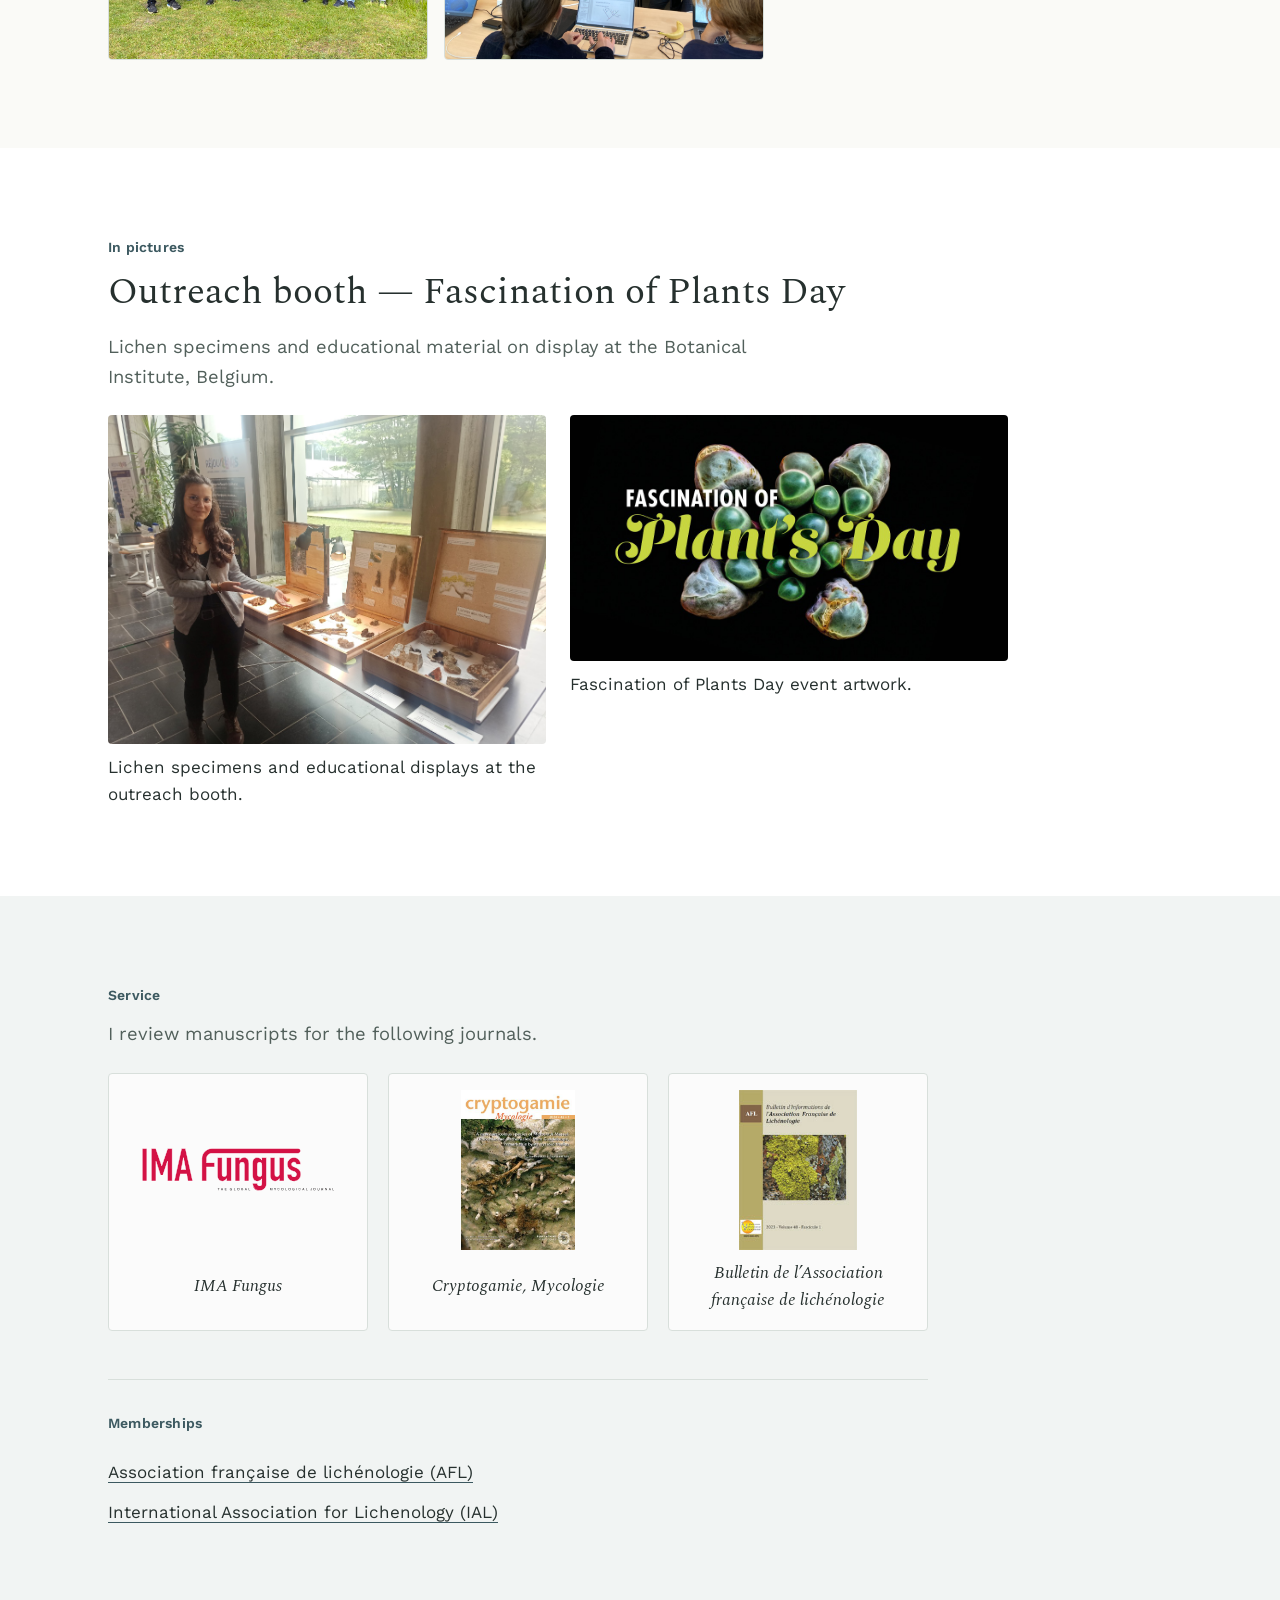
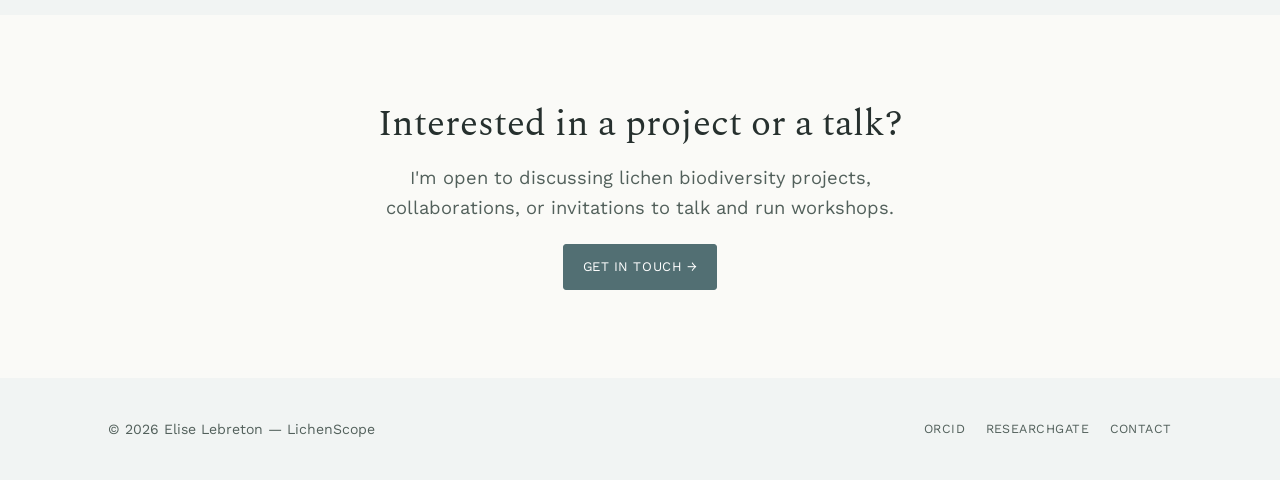
<file: services.html>
<!DOCTYPE html>
<html lang="en">
<head>
<meta charset="UTF-8">
<meta name="viewport" content="width=device-width, initial-scale=1.0">
<title>Services &amp; Outreach | Elise Lebreton — LichenScope</title>
<meta name="description" content="Lichenological services offered through LichenScope, and science communication & outreach activities by Elise Lebreton.">
<link rel="icon" href="assets/img/favicon-lichenscope.svg" type="image/svg+xml">
<link rel="preconnect" href="https://fonts.googleapis.com">
<link rel="preconnect" href="https://fonts.gstatic.com" crossorigin>
<link href="https://fonts.googleapis.com/css2?family=Spectral:ital,wght@0,400;0,500;0,600;0,700;1,400;1,500&family=Work+Sans:wght@400;500;600;700&family=JetBrains+Mono:wght@400;500&display=swap" rel="stylesheet">
<link rel="stylesheet" href="assets/css/style.css">
<style>
  .page-head.services-page-head {
    margin-block: 0;
    padding-block: clamp(2rem, 4vw, 3.5rem) clamp(1.25rem, 2.5vw, 2rem);
  }

  .services-page-head h1 {
    margin-block: 0;
  }

  .section.science-communication {
    margin-block-start: 0;
    padding-block-start: clamp(1.4rem, 3vw, 2.5rem);
  }

  .outreach-videos {
    display: grid;
    grid-template-columns: repeat(2, minmax(0, 1fr));
    gap: 1.5rem;
    margin-block-start: 1.5rem;
  }

  .outreach-videos figure {
    min-width: 0;
    margin: 0;
  }

  .outreach-videos iframe {
    display: block;
    width: 100%;
    height: auto;
    aspect-ratio: 16 / 9;
    border: 0;
    border-radius: 4px;
  }

  .outreach-videos figcaption {
    margin-block-start: 0.6rem;
  }

  @media (max-width: 720px) {
    .outreach-videos {
      grid-template-columns: 1fr;
    }
  }

  .plant-day-photos {
    display: grid;
    grid-template-columns: repeat(2, minmax(0, 1fr));
    gap: 1.5rem;
    align-items: start;
    margin-block-start: 1.5rem;
    max-width: 900px;
  }

  .plant-day-photos figure {
    min-width: 0;
    margin: 0;
  }

  .plant-day-photos img {
    display: block;
    width: 100%;
    height: auto;
    border-radius: 4px;
  }

  .plant-day-photos figcaption {
    margin-block-start: 0.6rem;
  }

  @media (max-width: 720px) {
    .plant-day-photos {
      grid-template-columns: 1fr;
    }
  }

  .guadeloupe-posts-grid {
    display: grid;
    grid-template-columns: repeat(2, minmax(0, 1fr));
    gap: 1.5rem;
    margin-block-start: 1.5rem;
  }
  .guadeloupe-post { min-width: 0; margin: 0; }
  .guadeloupe-post h3 { min-height: 2.5em; font-size: 1.12rem; line-height: 1.35; }
  .series-part { font-family: var(--mono); font-size: .85rem; color: var(--accent-deep); margin-right: .4rem; }
  .series-language { color: var(--ink-soft); font-size: .95rem; margin-bottom: 0; }
  .guadeloupe-post-frame { overflow: hidden; border: 1px solid var(--line); border-radius: 4px; background: #fff; }
  .guadeloupe-post iframe { display: block; width: 100%; height: 650px; border: 0; }
  .guadeloupe-post figcaption { margin-block-start: .65rem; font-size: .95rem; }
  .guadeloupe-post figcaption a { text-decoration: underline; text-underline-offset: .2em; }
  .guadeloupe-series-more { margin-top: 1.5rem; }
  .guadeloupe-series-toggle {
    display: inline-flex;
    align-items: center;
    gap: .4em;
    padding: .5rem 0;
    font-family: var(--mono);
    font-size: .82rem;
    text-transform: uppercase;
    letter-spacing: .04em;
    color: var(--accent-deep);
    list-style: none;
    cursor: pointer;
  }
  .guadeloupe-series-toggle::-webkit-details-marker { display: none; }
  .guadeloupe-series-toggle::marker { content: ''; }
  .guadeloupe-series-toggle:hover { color: var(--accent); }
  .guadeloupe-series-toggle:focus-visible { outline: 2px solid var(--accent); outline-offset: 4px; }
  .guadeloupe-series-toggle svg { width: 12px; height: 12px; transition: transform .2s ease; }
  .series-label-open { display: none; }
  .guadeloupe-series-more[open] .series-label-closed { display: none; }
  .guadeloupe-series-more[open] .series-label-open { display: inline; }
  .guadeloupe-series-more[open] .guadeloupe-series-toggle svg { transform: rotate(180deg); }
  .memberships { max-width: 820px; margin-top: 3rem; padding-top: 2rem; border-top: 1px solid var(--line-on-dark); }
  .memberships-list { display: grid; gap: .85rem; margin: 1.5rem 0 0; padding: 0; list-style: none; }
  .memberships-list a { display: inline-block; text-decoration: underline; text-decoration-color: var(--accent-soft); text-underline-offset: .25em; }
  @media (max-width: 720px) {
    .guadeloupe-posts-grid { grid-template-columns: 1fr; gap: 2rem; }
    .guadeloupe-post h3 { min-height: 0; }
  }
  @media (prefers-reduced-motion: reduce) {
    .guadeloupe-series-toggle svg { transition: none; }
  }

  .reviewer-journals {
    display: grid;
    grid-template-columns: repeat(3, minmax(0, 1fr));
    gap: 1.25rem;
    max-width: 820px;
    margin: 1.5rem 0 0;
    padding: 0;
    list-style: none;
  }

  .reviewer-journals a {
    display: grid;
    grid-template-rows: 10rem auto;
    justify-items: center;
    align-items: center;
    gap: 0.65rem;
    height: 100%;
    padding: 1rem;
    background: rgba(255, 255, 255, 0.7);
    color: #1e2814;
    border: 1px solid rgba(30, 40, 20, 0.12);
    border-radius: 4px;
    text-align: center;
  }

  .reviewer-journals img {
    display: block;
    width: 100%;
    max-width: 12rem;
    height: 100%;
    object-fit: contain;
  }

  @media (max-width: 680px) {
    .reviewer-journals {
      grid-template-columns: 1fr;
      max-width: 24rem;
    }
  }
</style>
<style id="lichenscope-colours-and-fonts">
/* Only colours and font properties: keep the original page and layout. */
:root {
  --canopy: #f1f4f3;
  --canopy-soft: #e7ecea;
  --forest: #26302e;
  --forest-light: #526f73;
  --paper: #fafaf7;
  --paper-warm: #ffffff;
  --paper-on-dark: #26302e;
  --ink: #26302e;
  --ink-soft: #52605b;
  --accent: #526f73;
  --accent-deep: #3c5960;
  --accent-soft: #3c5960;
  --teal: #526f73;
  --line: #d8dfdb;
  --line-on-dark: #d8dfdb;
  --mono: 'Work Sans', -apple-system, 'Segoe UI', sans-serif;
}
h1, h2 { font-weight: 400; }
h3 { font-family: var(--body); font-weight: 500; }
.brand { font-family: var(--body); font-weight: 500; }
.site-header { background: rgba(250,250,247,.92); }
.profile-info .role { color: var(--ink-soft); }
.btn--solid, .btn--solid:hover { color: #ffffff; }
.expertise-wave { color: #af7b28; }
.section--dark .log-entry p { color: var(--ink-soft); }
.site-footer { color: var(--ink-soft); }
.footer-row a { color: var(--ink-soft); }
.footer-row a:hover { color: var(--accent-deep); }
.eyebrow {
  font-family: var(--body);
  font-size: .875rem;
  font-weight: 600;
  letter-spacing: .015em;
  text-transform: none;
  color: var(--accent-deep);
}
.eyebrow::before { display: none; }


/* Colour overrides for the existing inner pages, including inline light text. */
.section--dark .lede { color: var(--ink-soft) !important; }
.split-text a.see-also-box {
  border-color: var(--accent-deep);
  color: var(--accent-deep);
}
.split-text a.see-also-box:hover,
.split-text a.see-also-box:focus-visible {
  background: var(--accent-deep);
  color: #ffffff;
}
.lichen-gallery-grid img,
.lichen-gallery-grid video { background: rgba(38,48,46,.06); }
.reviewer-journals a { color: var(--ink); border-color: var(--line); }
</style>
</head>
<body>

<header class="site-header">
  <div class="nav-row">
    <a href="index.html" class="brand">
      <span class="brand-text">Elise Lebreton<span class="brand-sub">PhD</span></span>
    </a>
    <button class="nav-toggle" aria-label="Toggle navigation" aria-expanded="false">
      <svg viewBox="0 0 24 24" fill="none" stroke="currentColor" stroke-width="2"><line x1="3" y1="6" x2="21" y2="6"/><line x1="3" y1="12" x2="21" y2="12"/><line x1="3" y1="18" x2="21" y2="18"/></svg>
    </button>
    <nav class="main-nav">
      <ul>
        <li><a href="index.html">Home</a></li>
        <li><a href="research.html">Research</a></li>
        <li><a href="lichenscope.html">LichenScope</a></li>
        <li><a href="services.html" class="active">Services &amp; Outreach</a></li>
        <li><a href="cv.html">CV</a></li>
        <li><a href="contact.html">Contact</a></li>
      </ul>
    </nav>
  </div>
</header>

<main>

  <section class="container page-head services-page-head">
    <h1>Sharing the science and lichenized the world !</h1>
  </section>

  <!-- OUTREACH -->
  <section class="section section--alt science-communication" aria-labelledby="science-communication-title">
    <div class="container">
      <p class="eyebrow">Outreach</p>
      <h2 id="science-communication-title">Science communication</h2>
      <p class="lede" style="max-width:680px">Talks, workshops, citizen-science projects and media appearances sharing lichen biodiversity with the public.</p>

      <div class="outreach-videos">
        <figure>
          <iframe
            src="https://www.youtube-nocookie.com/embed/KMj1GGILW4k"
            title="La tête dans les lichens de Guadeloupe — public lecture"
            loading="lazy"
            referrerpolicy="strict-origin-when-cross-origin"
            allow="encrypted-media; picture-in-picture"
            allowfullscreen></iframe>
          <figcaption>
            <a href="https://www.youtube.com/watch?v=KMj1GGILW4k" lang="fr">La tête dans les lichens de Guadeloupe</a><br>
            Public lecture · Guadeloupe National Park
          </figcaption>
        </figure>
        <figure>
          <iframe
            src="https://www.youtube-nocookie.com/embed/3mhzv4axkkI"
            title="Collections de l’Herbarium — University of Liège"
            loading="lazy"
            referrerpolicy="strict-origin-when-cross-origin"
            allow="encrypted-media; picture-in-picture"
            allowfullscreen></iframe>
          <figcaption>
            <a href="https://www.youtube.com/watch?v=3mhzv4axkkI" lang="fr">Collections de l’Herbarium</a><br>
            Documentary · University of Liège
          </figcaption>
        </figure>
      </div>

          </div>
  </section>

  <!-- SABA PHOTOS -->
  <section class="section section--dark">
    <div class="container">
      <p class="eyebrow">In pictures</p>
      <h2>Saba outreach — <a href="https://www.seaandlearn.org/critter-quest">Critter Quest 2</a></h2>
      <p class="lede" style="max-width:680px; color:rgba(243,239,222,0.85)">A public talk and guided lichen walks for adults and children during the 2026 Saba Estafette Expedition.</p>
      <div class="photo-grid">
        <div class="photo-placeholder reveal"><span><img src="assets/img/Saba/Saba-talk.jpg" width="2048" height="1152" loading="lazy" alt="Elise Lebreton giving a public talk on lichen diversity on Saba"></span></div>
        <div class="photo-placeholder reveal"><span><img src="assets/img/Saba/Saba-field-adult.jpg" width="1500" height="2000" loading="lazy" alt="Participants examining lichens on a guided forest walk for adults"></span></div>
        <div class="photo-placeholder reveal"><span><img src="assets/img/Saba/Saba-field-children.jpg" width="768" height="1024" loading="lazy" alt="Children using illustrated identification guides on a lichen field outing"></span></div>
      </div>
    </div>
  </section>

  <!-- LINKEDIN SERIES: LICHENS DE GUADELOUPE -->
  <section class="section section--alt guadeloupe-series" aria-labelledby="guadeloupe-series-title">
    <div class="container">
      <p class="eyebrow">On LinkedIn</p>
      <h2 id="guadeloupe-series-title" lang="fr">Lichens de Guadeloupe</h2>
      <p class="lede" style="max-width:760px">A LinkedIn series sharing field discoveries, lichen diversity and the work behind the Guadeloupe inventory.</p>
      <p class="series-language">Posts in French.</p>
      <div class="guadeloupe-posts-grid">
        <figure class="guadeloupe-post">
          <h3><span class="series-part">1/6</span> Launching the lichen inventory</h3>
          <div class="guadeloupe-post-frame">
            <iframe src="https://www.linkedin.com/embed/feed/update/urn:li:ugcPost:7448402783956901888?collapsed=1"
                    title="LinkedIn post: Lichens de Guadeloupe — 1/6"
                    width="504" height="650" loading="lazy" allowfullscreen></iframe>
          </div>
          <figcaption><a href="https://fr.linkedin.com/posts/elise-lebreton-a52751171_guadeloupelichens-activity-7448402785353535489-ytCW">Read this post on LinkedIn</a></figcaption>
        </figure>
        <figure class="guadeloupe-post">
          <h3><span class="series-part">2/6</span> First field discoveries</h3>
          <div class="guadeloupe-post-frame">
            <iframe src="https://www.linkedin.com/embed/feed/update/urn:li:ugcPost:7451298583632359424?collapsed=1"
                    title="LinkedIn post: Lichens de Guadeloupe — 2/6"
                    width="504" height="650" loading="lazy" allowfullscreen></iframe>
          </div>
          <figcaption><a href="https://lnkd.in/p/e35Ftanm">Read this post on LinkedIn</a></figcaption>
        </figure>
      </div>
      <details class="guadeloupe-series-more">
        <summary class="guadeloupe-series-toggle" aria-controls="guadeloupe-more-posts">
          <span class="series-label-closed">See more posts</span>
          <span class="series-label-open">See fewer posts</span>
          <svg viewBox="0 0 24 24" fill="none" stroke="currentColor" stroke-width="2" aria-hidden="true"><path d="M6 9l6 6 6-6"/></svg>
        </summary>
        <div class="guadeloupe-posts-grid" id="guadeloupe-more-posts">
        <figure class="guadeloupe-post">
          <h3><span class="series-part">3/6</span> Lichens under ultraviolet light</h3>
          <div class="guadeloupe-post-frame">
            <iframe src="https://www.linkedin.com/embed/feed/update/urn:li:ugcPost:7453774199694921728?collapsed=1"
                    title="LinkedIn post: Lichens de Guadeloupe — 3/6"
                    width="504" height="650" loading="lazy" allowfullscreen></iframe>
          </div>
          <figcaption><a href="https://fr.linkedin.com/posts/elise-lebreton-a52751171_guadeloupelichens-activity-7453774280074424321-qxCb">Read this post on LinkedIn</a></figcaption>
        </figure>
        <figure class="guadeloupe-post">
          <h3><span class="series-part">4/6</span> <em>Mazosia byssoidea</em>: new field observations</h3>
          <div class="guadeloupe-post-frame">
            <iframe src="https://www.linkedin.com/embed/feed/update/urn:li:ugcPost:7456651690566377472?collapsed=1"
                    title="LinkedIn post: Lichens de Guadeloupe — 4/6"
                    width="504" height="650" loading="lazy" allowfullscreen></iframe>
          </div>
          <figcaption><a href="https://fr.linkedin.com/posts/elise-lebreton-a52751171_guadeloupelichens-activity-7456651692114251776-WaWh">Read this post on LinkedIn</a></figcaption>
        </figure>
        <figure class="guadeloupe-post">
          <h3><span class="series-part">5/6</span> Discoveries in herbarium collections</h3>
          <div class="guadeloupe-post-frame">
            <iframe src="https://www.linkedin.com/embed/feed/update/urn:li:ugcPost:7470906912776224768?collapsed=1"
                    title="LinkedIn post: Lichens de Guadeloupe — 5/6"
                    width="504" height="650" loading="lazy" allowfullscreen></iframe>
          </div>
          <figcaption><a href="https://fr.linkedin.com/posts/elise-lebreton-a52751171_guadeloupelichens-activity-7470906914152026112-LTnR">Read this post on LinkedIn</a></figcaption>
        </figure>
        <figure class="guadeloupe-post">
          <h3><span class="series-part">6/6</span> Lichens and forest bioindication</h3>
          <div class="guadeloupe-post-frame">
            <iframe src="https://www.linkedin.com/embed/feed/update/urn:li:ugcPost:7477397819805581312?collapsed=1"
                    title="LinkedIn post: Lichens de Guadeloupe — 6/6"
                    width="504" height="650" loading="lazy" allowfullscreen></iframe>
          </div>
          <figcaption><a href="https://fr.linkedin.com/posts/elise-lebreton-a52751171_guadeloupelichens-activity-7477397821269159936-Q2qc">Read this post on LinkedIn</a></figcaption>
        </figure>
        </div>
      </details>
    </div>
  </section>

  <!-- AFL TRAINING PHOTO -->
  <section class="section">
    <div class="container">
      <p class="eyebrow">In pictures</p>
      <h2>AFL integrative taxonomy training</h2>
      <p class="lede" style="max-width:680px">Teaching assistant at the French Association for Lichenology's workshop, Fontainebleau Forest Station.</p>
      <div class="photo-grid" style="grid-template-columns: repeat(2, minmax(0,320px))">
        <div class="photo-placeholder reveal"><span><img src="assets\img\AFL\Fig.3.jpg" alt="The Team"></span></div>
        <div class="photo-placeholder reveal"><img src="assets\img\AFL\Fig.4.jpeg" alt="The Work"></span></div>
      </div>
    </div>
  </section>

  <!-- FASCINATION OF PLANTS DAY PHOTOS -->
  <section class="section section--alt" aria-labelledby="plant-day-title">
    <div class="container">
      <p class="eyebrow">In pictures</p>
      <h2 id="plant-day-title">Outreach booth — Fascination of Plants Day</h2>
      <p class="lede" style="max-width:680px">Lichen specimens and educational material on display at the Botanical Institute, Belgium.</p>

      <div class="plant-day-photos">
        <figure>
          <img src="assets/img/PlantDay.png" width="945" height="710" loading="lazy"
               alt="Elise Lebreton presenting lichen specimens in display cases at the outreach booth">
          <figcaption>Lichen specimens and educational displays at the outreach booth.</figcaption>
        </figure>
        <figure>
          <img src="assets/img/PlantDay/Fascination-plant-day.jpg" width="1024" height="576" loading="lazy"
               alt="Fascination of Plants Day event graphic">
          <figcaption>Fascination of Plants Day event artwork.</figcaption>
        </figure>
      </div>
    </div>
  </section>

  <!-- SERVICE -->
  <section class="section section--dark" aria-labelledby="service-title">
    <div class="container">
      <p class="eyebrow" id="service-title" role="heading" aria-level="2">Service</p>
      <p class="lede" style="color:rgba(243,239,222,0.85)">I review manuscripts for the following journals.</p>
      <ul class="reviewer-journals">
        <li>
          <a href="https://imafungus.pensoft.net/">
            <img src="assets/img/journals/ima-fungus.svg" width="402" height="102" loading="lazy" alt="">
            <em>IMA Fungus</em>
          </a>
        </li>
        <li>
          <a href="https://sciencepress.mnhn.fr/fr/periodiques/mycologie">
            <img src="assets/img/journals/cryptogamie-mycologie.jpg" width="396" height="560" loading="lazy" alt="">
            <em>Cryptogamie, Mycologie</em>
          </a>
        </li>
        <li>
          <a href="https://afl-lichenologie.fr/Afl/Publications_afl_3.htm">
            <img src="assets/img/journals/bulletin-afl.jpg" width="180" height="245" loading="lazy" alt="">
            <em lang="fr">Bulletin de l’Association française de lichénologie</em>
          </a>
        </li>
      </ul>

      <section class="memberships" aria-labelledby="memberships-title">
        <p class="eyebrow" id="memberships-title" role="heading" aria-level="2">Memberships</p>
        <ul class="memberships-list">
          <li><a href="https://afl-lichenologie.fr/" lang="fr">Association française de lichénologie (AFL)</a></li>
          <li><a href="https://ial-lichenology.org/">International Association for Lichenology (IAL)</a></li>
        </ul>
      </section>
    </div>
  </section>

  <!-- CTA -->
  <section class="section">
    <div class="container" style="text-align:center">
      <h2>Interested in a project or a talk?</h2>
      <p class="lede" style="max-width:560px; margin:0 auto 1.2em">I'm open to discussing lichen biodiversity projects, collaborations, or invitations to talk and run workshops.</p>
      <a href="contact.html" class="btn btn--solid">Get in touch →</a>
    </div>
  </section>

</main>

<footer class="site-footer">
  <div class="container footer-row">
    <span>© 2026 Elise Lebreton — LichenScope</span>
    <div class="footer-links">
      <a href="https://orcid.org/0000-0002-4628-6521">ORCID</a>
      <a href="https://www.researchgate.net/profile/Elise-Lebreton">ResearchGate</a>
      <a href="contact.html">Contact</a>
    </div>
  </div>
</footer>

<script src="assets/js/main.js"></script>
</body>
</html>
</file>
<file: assets/css/style.css>
/* =========================================================
   LichenScope — Elise Lebreton
   Design tokens: forest greens + warm parchment + lichen-pigment coral
   ========================================================= */

:root{
  /* Color */
  --canopy:        #122B1F;   /* deep mossy green — dark sections */
  --canopy-soft:    #1B3C2A;
  --forest:         #21452F;  /* brand green — nav, headings on light */
  --forest-light:   #3C6B4A;
  --paper:          #F3EFDE;  /* warm specimen-label paper — main bg */
  --paper-warm:     #EAE3CB;
  --paper-on-dark:  #EDE7D2;
  --ink:            #16201A;  /* body text */
  --ink-soft:       #4C5750;
  --accent:         #E0602C;  /* lichen-pigment coral — signature */
  --accent-deep:    #B8481E;
  --accent-soft:    #F2B591;
  --teal:           #4F8C7A;  /* secondary, links on dark */
  --line:           rgba(22,32,26,0.13);
  --line-on-dark:   rgba(243,239,222,0.18);

  /* Type */
  --display: "Spectral", "Iowan Old Style", Georgia, serif;
  --body:    "Work Sans", -apple-system, "Segoe UI", sans-serif;
  --mono:    "JetBrains Mono", "SFMono-Regular", Menlo, monospace;

  --container: 1120px;
}

*{ box-sizing: border-box; }
html{ scroll-behavior: smooth; }
body{
  margin:0;
  background: var(--paper);
  color: var(--ink);
  font-family: var(--body);
  font-size: 17px;
  line-height: 1.6;
  -webkit-font-smoothing: antialiased;
}
img{ max-width:100%; display:block; }
a{ color: var(--forest); text-decoration: none; }
a:hover{ color: var(--accent); }
ul{ margin:0; padding:0; }
li{ list-style:none; }
h1,h2,h3,h4{
  font-family: var(--display);
  color: var(--forest);
  line-height: 1.15;
  margin: 0 0 .5em;
  font-weight: 600;
}
h1{ font-size: clamp(2.4rem, 5vw, 3.6rem); letter-spacing: -0.01em; }
h2{ font-size: clamp(1.7rem, 3vw, 2.3rem); }
h3{ font-size: 1.25rem; }
p{ margin: 0 0 1.1em; }
.lede{ font-size: 1.15rem; color: var(--ink-soft); }

/* taxonomic names: real scientific convention, not decoration */
i, em, .taxon{ font-family: var(--display); font-style: italic; }

.eyebrow{
  font-family: var(--mono);
  font-size: .78rem;
  letter-spacing: .12em;
  text-transform: uppercase;
  color: var(--accent-deep);
  display:flex; align-items:center; gap:.55em;
  margin-bottom: .9em;
}
.eyebrow::before{
  content:"";
  width: 18px; height: 1px;
  background: var(--accent);
  display:inline-block;
}

.container{
  max-width: var(--container);
  margin: 0 auto;
  padding: 0 28px;
}
.section{ padding: 88px 0; }
.section--tight{ padding: 56px 0; }
.section--dark{ background: var(--canopy); color: var(--paper-on-dark); }
.section--dark h1, .section--dark h2, .section--dark h3{ color: var(--paper-on-dark); }
.section--dark .eyebrow{ color: var(--accent-soft); }
.section--dark a{ color: var(--paper-on-dark); }
.section--dark a:hover{ color: var(--accent-soft); }
.section--alt{ background: var(--paper-warm); }

.divider{
  border:0; height:1px;
  background: var(--line);
  margin: 0;
}

/* -------------------- Buttons -------------------- */
.btn{
  display:inline-flex; align-items:center; gap:.5em;
  font-family: var(--mono);
  font-size: .82rem;
  letter-spacing:.04em;
  text-transform: uppercase;
  padding: .85em 1.4em;
  border-radius: 3px;
  border: 1px solid var(--forest);
  color: var(--forest);
  background: transparent;
  transition: background .2s ease, color .2s ease, border-color .2s ease, transform .15s ease;
}
.btn:hover{ background: var(--forest); color: var(--paper); transform: translateY(-1px); }
.btn--solid{ background: var(--accent); border-color: var(--accent); color: var(--paper); }
.btn--solid:hover{ background: var(--accent-deep); border-color: var(--accent-deep); color: var(--paper); }
.section--dark .btn{ border-color: var(--paper-on-dark); color: var(--paper-on-dark); }
.section--dark .btn:hover{ background: var(--paper-on-dark); color: var(--canopy); }

/* -------------------- Header / Nav -------------------- */
.site-header{
  position: sticky; top:0; z-index: 50;
  background: rgba(243,239,222,0.92);
  backdrop-filter: blur(6px);
  border-bottom: 1px solid var(--line);
}
.nav-row{
  display:flex; align-items:center; justify-content:space-between;
  padding: 16px 28px;
  max-width: var(--container);
  margin: 0 auto;
}
.brand{
  display:flex; align-items:center; gap:.6em;
  font-family: var(--display); font-weight:600; font-size:1.15rem;
  color: var(--forest); letter-spacing:-.01em;
}
.brand svg{ width:26px; height:26px; flex-shrink:0; }
.brand .brand-sub{
  font-family: var(--mono); font-size:.62rem; letter-spacing:.1em;
  text-transform:uppercase; color: var(--ink-soft); display:block; font-weight:400;
}
.brand-text{ display:flex; flex-direction:column; line-height:1.1; }

.nav-toggle{
  display:none;
  background:none; border:1px solid var(--line); border-radius:3px;
  width:40px; height:36px; cursor:pointer;
  align-items:center; justify-content:center;
}
.nav-toggle svg{ width:18px; height:18px; }

.main-nav ul{ display:flex; gap: 28px; }
.main-nav a{
  font-family: var(--mono); font-size:.82rem; letter-spacing:.04em;
  text-transform:uppercase; color: var(--ink-soft);
  padding: 6px 0; border-bottom: 2px solid transparent;
}
.main-nav a:hover, .main-nav a.active{ color: var(--forest); border-color: var(--accent); }

@media (max-width: 760px){
  .nav-toggle{ display:flex; }
  .main-nav{
    position:absolute; top:100%; left:0; right:0;
    background: var(--paper); border-bottom:1px solid var(--line);
    max-height:0; overflow:hidden; transition: max-height .3s ease;
  }
  .main-nav.is-open{ max-height: 320px; }
  .main-nav ul{ flex-direction:column; gap:0; padding: 8px 28px 18px; }
  .main-nav a{ display:block; padding: 12px 0; border-bottom:1px solid var(--line); }
}

/* -------------------- Profile banner (LinkedIn-style) -------------------- */
.profile-banner{ background: var(--paper); }
.banner-img{
  width:100%; height: 400px; overflow:hidden;
  background: var(--forest);
}
.banner-img img{ width:100%; height:100%; object-fit:cover; object-position: center 55%; }

.profile-banner-inner{
  padding-top: 32px;
  padding-bottom: 32px;
}
.profile-name-row{
  display:flex; align-items:center; justify-content:space-between; gap:40px; flex-wrap:wrap;
  margin-bottom: .3em;
}
.profile-name-row h1{ margin-bottom:0; }
.profile-avatar-sm{
  width:200px; height:200px; flex-shrink:0;
  border-radius:50%; overflow:hidden;
  border:4px solid var(--paper);
  box-shadow: 0 4px 14px rgba(0,0,0,0.18);
}
.profile-avatar-sm img{ width:100%; height:100%; object-fit:cover; object-position: 50% 30%; }

.profile-info .role{
  font-family: var(--mono); font-size:.95rem; color: var(--accent-deep);
  margin-bottom: 1em; letter-spacing:.02em;
}
.profile-info .role + .role{
  margin-top: -0.7em;
}
.profile-actions{ display:flex; gap:14px; flex-wrap:wrap; }

@media (max-width: 700px){
  .banner-img{ height: 220px; }
  .profile-avatar-sm{ width:160px; height:160px; }
}

/* -------------------- Hero -------------------- */
.hero{
  display:grid; grid-template-columns: 1.1fr .9fr; gap: 56px; align-items:center;
  padding: 76px 0 40px;
}
.hero h1{ margin-bottom:.4em; }
.hero .role{
  font-family: var(--mono); font-size:.95rem; color: var(--accent-deep);
  margin-bottom: 1.1em; letter-spacing:.02em;
}
.hero-actions{ display:flex; gap:14px; margin-top: 1.6em; flex-wrap:wrap; }

.portrait-wrap{ position:relative; padding: 6px; }
.portrait-blob{
  position:relative; width:100%; aspect-ratio: 4/5;
  border-radius: 38% 62% 63% 37% / 47% 60% 40% 53%;
  overflow:hidden; background: var(--forest);
}
.portrait-blob img{ width:100%; height:100%; object-fit:cover; object-position: 58% 28%; }
.portrait-offset{
  position:absolute; inset: 18px -18px -18px 18px;
  border: 1.5px solid var(--accent);
  border-radius: 38% 62% 63% 37% / 47% 60% 40% 53%;
  z-index:-1;
}
.lichen-dot{
  position:absolute; width:10px; height:10px; border-radius:50%;
  background: var(--accent); border: 2px solid var(--paper);
  box-shadow: 0 1px 3px rgba(0,0,0,0.15);
}
.lichen-dot.small{ width:6px; height:6px; }
.lichen-dot.teal{ background: var(--teal); }

@media (max-width: 880px){
  .hero{ grid-template-columns: 1fr; padding-top: 48px; }
  .portrait-wrap{ max-width: 320px; margin: 0 auto; order:-1; }
}

/* -------------------- Cards / grids -------------------- */
.grid{ display:grid; gap: 28px; }
.grid--3{ grid-template-columns: repeat(3, 1fr); }
.grid--2{ grid-template-columns: repeat(2, 1fr); }
@media (max-width: 860px){
  .grid--3{ grid-template-columns: 1fr; }
  .grid--2{ grid-template-columns: 1fr; }
}

.card{
  background: var(--paper);
  border: 1px solid var(--line);
  border-radius: 4px;
  padding: 30px;
  position:relative;
}
.section--dark .card, .section--alt .card{ background: rgba(255,255,255,0.03); }
.section--alt .card{ background: var(--paper); }
.card .num{
  font-family: var(--mono); font-size:.75rem; color: var(--accent);
  letter-spacing:.1em; margin-bottom: 1em; display:block;
}

/* -------------------- Timeline (log of dated entries) -------------------- */
.log{ position:relative; }
.log::before{
  content:""; position:absolute; left: 86px; top:6px; bottom:6px; width:1px;
  background: var(--line);
}
.section--dark .log::before{ background: var(--line-on-dark); }
.log-entry{
  position:relative; display:grid; grid-template-columns: 86px 1fr; gap: 28px;
  padding: 20px 0; border-bottom: 1px solid var(--line);
}
.section--dark .log-entry{ border-color: var(--line-on-dark); }
.log-entry:last-child{ border-bottom:0; }
.log-date{ font-family: var(--mono); font-size:.85rem; color: var(--accent-deep); padding-top:.15em; }
.section--dark .log-date{ color: var(--accent-soft); }
.log-dot{
  position:absolute; left: 82px; top: 26px; width:9px; height:9px; border-radius:50%;
  background: var(--accent); border: 2px solid var(--paper);
}
.section--dark .log-dot{ border-color: var(--canopy); }
.log-entry h4{ font-family: var(--body); font-weight:600; color: var(--ink); font-size: 1rem; margin:0 0 .25em; }
.section--dark .log-entry h4{ color: var(--paper-on-dark); }
.log-entry p{ margin:0; color: var(--ink-soft); font-size:.96rem; }
.section--dark .log-entry p{ color: rgba(243,239,222,0.75); }
@media (max-width: 620px){
  .log::before{ left: 58px; }
  .log-entry{ grid-template-columns: 58px 1fr; gap:16px; }
  .log-dot{ left:54px; }
}

/* -------------------- Tag pills -------------------- */
.tag{
  display:inline-block; font-family: var(--mono); font-size:.74rem;
  letter-spacing:.04em; text-transform:uppercase;
  border: 1px solid var(--line); border-radius: 20px;
  padding: .35em .9em; margin: 0 .4em .4em 0; color: var(--ink-soft);
}

/* -------------------- Publications -------------------- */
.pub-card{
  border: 1px solid var(--line); border-radius:4px; padding: 26px 28px;
  margin-bottom: 18px; background: var(--paper);
  border-left: 3px solid var(--accent);
}
.pub-card h4{ font-family: var(--display); font-size:1.08rem; color: var(--forest); margin:0 0 .4em; font-weight:600; }
.pub-meta{ font-family: var(--mono); font-size:.8rem; color: var(--ink-soft); margin-bottom:.6em; }
.pub-link{ font-family: var(--mono); font-size:.8rem; }

details.pub-group{ border-bottom: 1px solid var(--line); padding: 10px 0; }
details.pub-group summary{
  cursor:pointer; font-family: var(--mono); font-size:.85rem; letter-spacing:.05em;
  text-transform:uppercase; color: var(--forest); padding: 14px 0; outline:none;
  display:flex; justify-content:space-between; align-items:center;
}
details.pub-group summary::after{ content:"+"; font-size:1.2rem; color: var(--accent); }
details.pub-group[open] summary::after{ content:"–"; }
.pub-list-item{
  padding: 14px 0 14px 18px; border-top: 1px solid var(--line); font-size: .96rem;
  position:relative;
}
.pub-list-item::before{
  content:""; position:absolute; left:0; top:22px; width:6px; height:6px;
  background: var(--accent-soft); border-radius:50%;
}
.pub-list-item .yr{ font-family: var(--mono); color: var(--accent-deep); margin-right:.4em; }

/* -------------------- CV blocks -------------------- */
.cv-block{ margin-bottom: 52px; }
.cv-block h3{ margin-bottom: 1.2em; }
.skill-grid{ display:grid; grid-template-columns: repeat(2,1fr); gap: 22px; }
@media (max-width: 760px){ .skill-grid{ grid-template-columns:1fr; } }
.skill-item h4{ font-size:1rem; color: var(--forest); margin-bottom:.3em; font-family: var(--body); font-weight:700; }
.skill-item p{ font-size:.94rem; color: var(--ink-soft); margin-bottom:0; }

table.fund-table{ width:100%; border-collapse: collapse; font-size:.95rem; }
table.fund-table th{
  text-align:left; font-family: var(--mono); font-size:.74rem; text-transform:uppercase;
  letter-spacing:.05em; color: var(--ink-soft); padding: 8px 10px; border-bottom: 1px solid var(--forest);
}
table.fund-table td{ padding: 12px 10px; border-bottom: 1px solid var(--line); vertical-align:top; }
table.fund-table .amt{ font-family: var(--mono); color: var(--accent-deep); white-space:nowrap; }

/* -------------------- Contact -------------------- */
.contact-grid{ display:grid; grid-template-columns: 1fr 1fr; gap: 18px; margin-top: 2em; }
@media (max-width:700px){ .contact-grid{ grid-template-columns:1fr; } }
.contact-card{
  border:1px solid var(--line-on-dark); border-radius:4px; padding: 22px 24px;
  display:flex; align-items:center; gap:16px;
}
.contact-card svg{ width:26px; height:26px; flex-shrink:0; color: var(--accent-soft); }
.contact-card .label{ font-family: var(--mono); font-size:.72rem; text-transform:uppercase; letter-spacing:.08em; color: var(--accent-soft); display:block; margin-bottom:.2em; }
.contact-card a, .contact-card span{ color: var(--paper-on-dark); font-size:1rem; word-break:break-word; }

/* -------------------- Footer -------------------- */
.site-footer{
  background: var(--canopy); color: rgba(243,239,222,0.7);
  padding: 40px 0; font-size:.88rem;
}
.footer-row{
  display:flex; justify-content:space-between; align-items:center; flex-wrap:wrap; gap:14px;
}
.footer-row a{ color: rgba(243,239,222,0.85); }
.footer-row a:hover{ color: var(--accent-soft); }
.footer-links{ display:flex; gap:20px; }
.footer-links a{ font-family: var(--mono); font-size:.78rem; text-transform:uppercase; letter-spacing:.04em; }

/* -------------------- Page header (non-home pages) -------------------- */
.page-head{ padding: 64px 0 24px; }
.page-head h1{ margin-bottom: .5em; }

/* -------------------- Reveal-on-scroll -------------------- */
.reveal{ opacity:0; transform: translateY(18px); transition: opacity .6s ease, transform .6s ease; }
.reveal.is-visible{ opacity:1; transform:none; }
@media (prefers-reduced-motion: reduce){
  .reveal{ opacity:1 !important; transform:none !important; transition:none !important; }
  html{ scroll-behavior:auto; }
}

/* -------------------- Read more / truncated text -------------------- */
.truncate-text{
  position:relative;
  max-height: 8.8em;
  overflow:hidden;
  transition: max-height .5s ease;
}
.truncate-text::after{
  content:"";
  position:absolute; left:0; right:0; bottom:0; height:3.2em;
  background: linear-gradient(to bottom, rgba(243,239,222,0), var(--paper));
  pointer-events:none;
  transition: opacity .3s ease;
}
.section--alt .truncate-text::after{ background: linear-gradient(to bottom, rgba(234,227,203,0), var(--paper-warm)); }
.section--dark .truncate-text::after{ background: linear-gradient(to bottom, rgba(18,43,31,0), var(--canopy)); }
.truncate-text.is-expanded{ max-height: 2000px; }
.truncate-text.is-expanded::after{ opacity:0; }

.text-toggle{
  display:inline-flex; align-items:center; gap:.4em;
  font-family: var(--mono); font-size:.82rem; letter-spacing:.04em;
  text-transform:uppercase; color: var(--accent-deep);
  background:none; border:0; padding: 1em 0 0; cursor:pointer;
}
.text-toggle:hover{ color: var(--accent); }
.text-toggle svg{ width:12px; height:12px; transition: transform .3s ease; }
.text-toggle.is-expanded svg{ transform: rotate(180deg); }

/* -------------------- Pull-quote question -------------------- */
.question-block{ text-align:center; }
.question-block .eyebrow{ justify-content:center; }
.question-mark{
  display:block;
  font-family: var(--display);
  font-size: 4.5rem;
  line-height: 1;
  color: var(--accent-soft);
  margin-bottom: -0.15em;
  user-select:none;
}
.question-statement{
  font-family: var(--display);
  font-weight: 500;
  font-size: clamp(1.6rem, 3.4vw, 2.6rem);
  line-height: 1.4;
  color: var(--forest);
  max-width: 840px;
  margin: 0 auto;
}
.question-statement .accent{
  color: var(--accent-deep);
  font-style: italic;
}
.question-rule{
  width: 48px; height: 2px;
  background: var(--accent);
  margin: 1.6em auto 0;
}

/* -------------------- Photo placeholders -------------------- */
.photo-placeholder{
  aspect-ratio: 4/3;
  border: 1.5px dashed var(--line);
  border-radius: 4px;
  display:flex; align-items:center; justify-content:center;
  text-align:center;
  padding: 20px;
  background: rgba(0,0,0,0.015);
  overflow:hidden;
}
.photo-placeholder img{
  width:100%; height:100%; object-fit:cover; display:block;
}
.photo-placeholder:has(img){
  border-style: solid; padding:0; background:none;
}
.section--dark .photo-placeholder{ border-color: var(--line-on-dark); background: rgba(255,255,255,0.03); }
.photo-placeholder span{
  font-family: var(--mono); font-size:.76rem; letter-spacing:.03em;
  color: var(--ink-soft); line-height:1.5;
}
.section--dark .photo-placeholder span{ color: rgba(243,239,222,0.6); }
.photo-grid{ display:grid; grid-template-columns: repeat(3, 1fr); gap: 16px; margin-top: 1.4em; }
@media (max-width: 700px){ .photo-grid{ grid-template-columns: 1fr 1fr; } }

/* -------------------- Focus visibility -------------------- */
a:focus-visible, button:focus-visible, summary:focus-visible{
  outline: 2px solid var(--accent);
  outline-offset: 2px;
}
</file>
